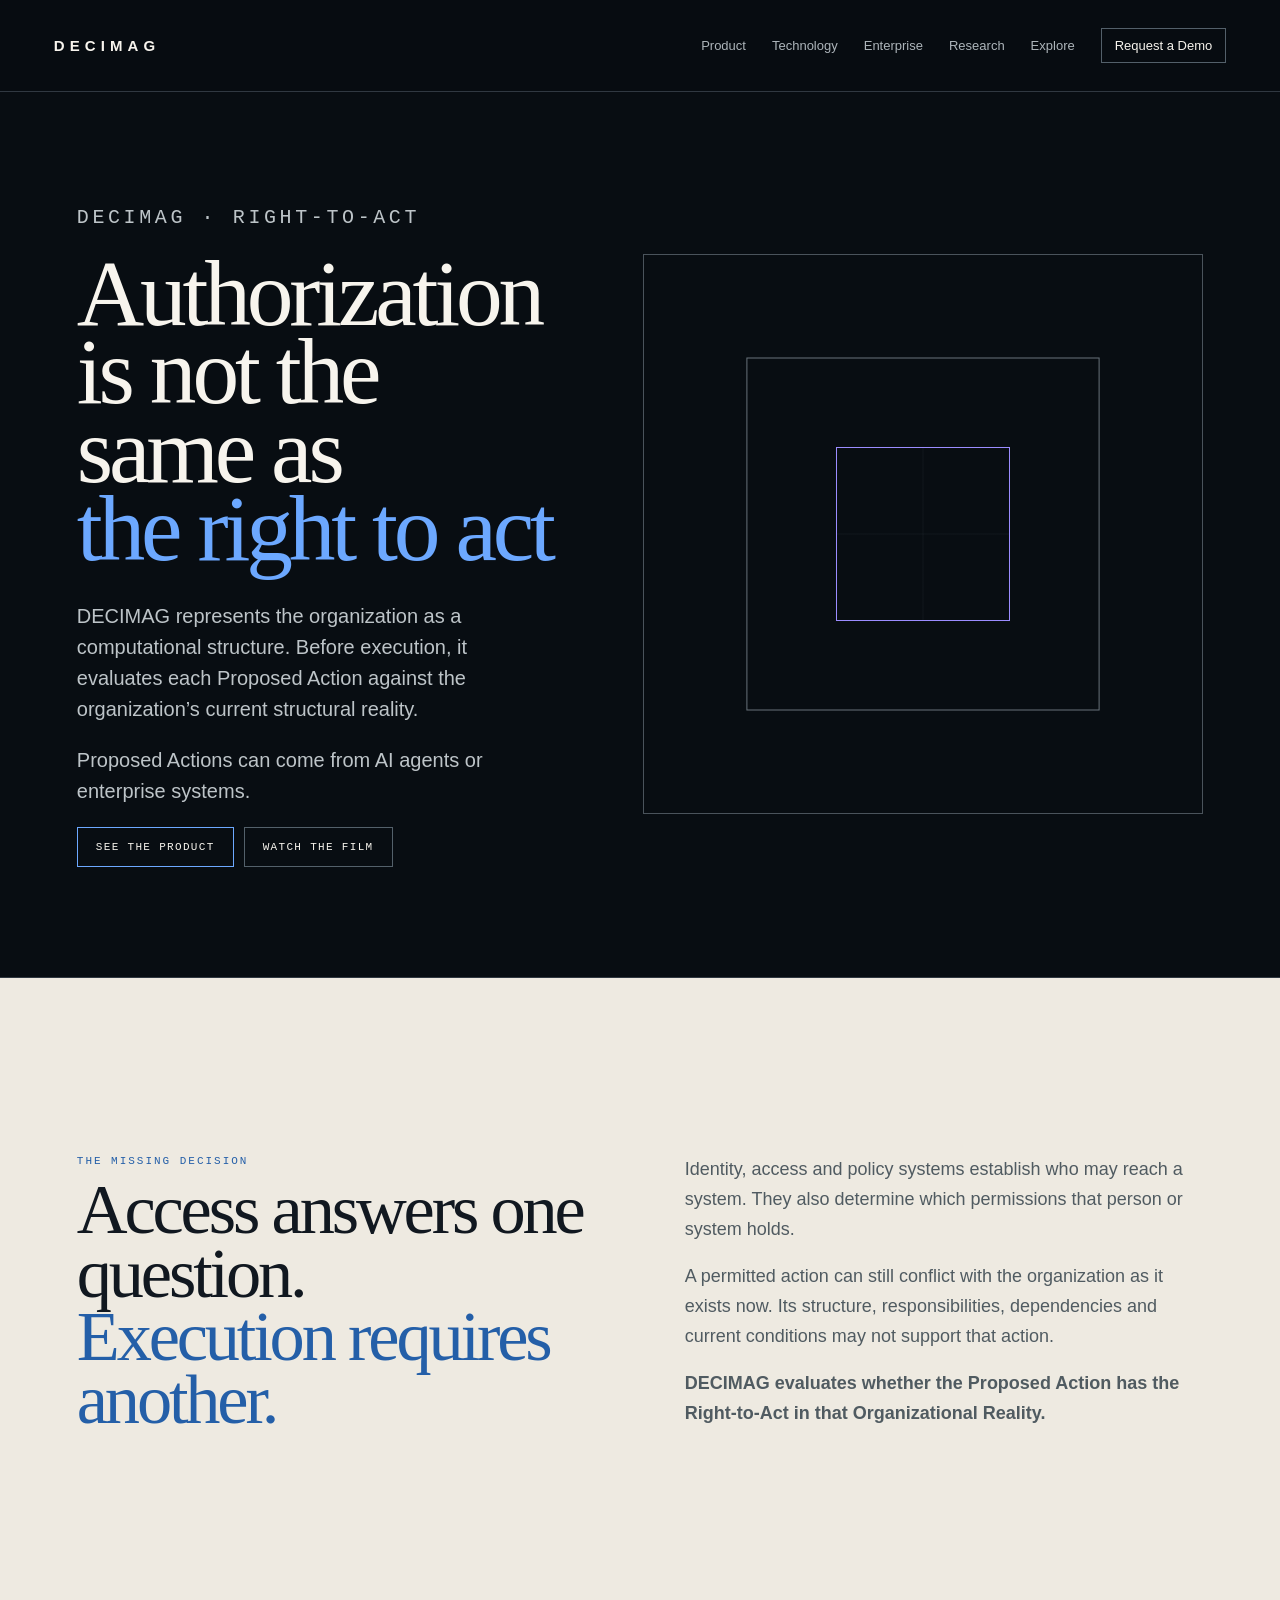
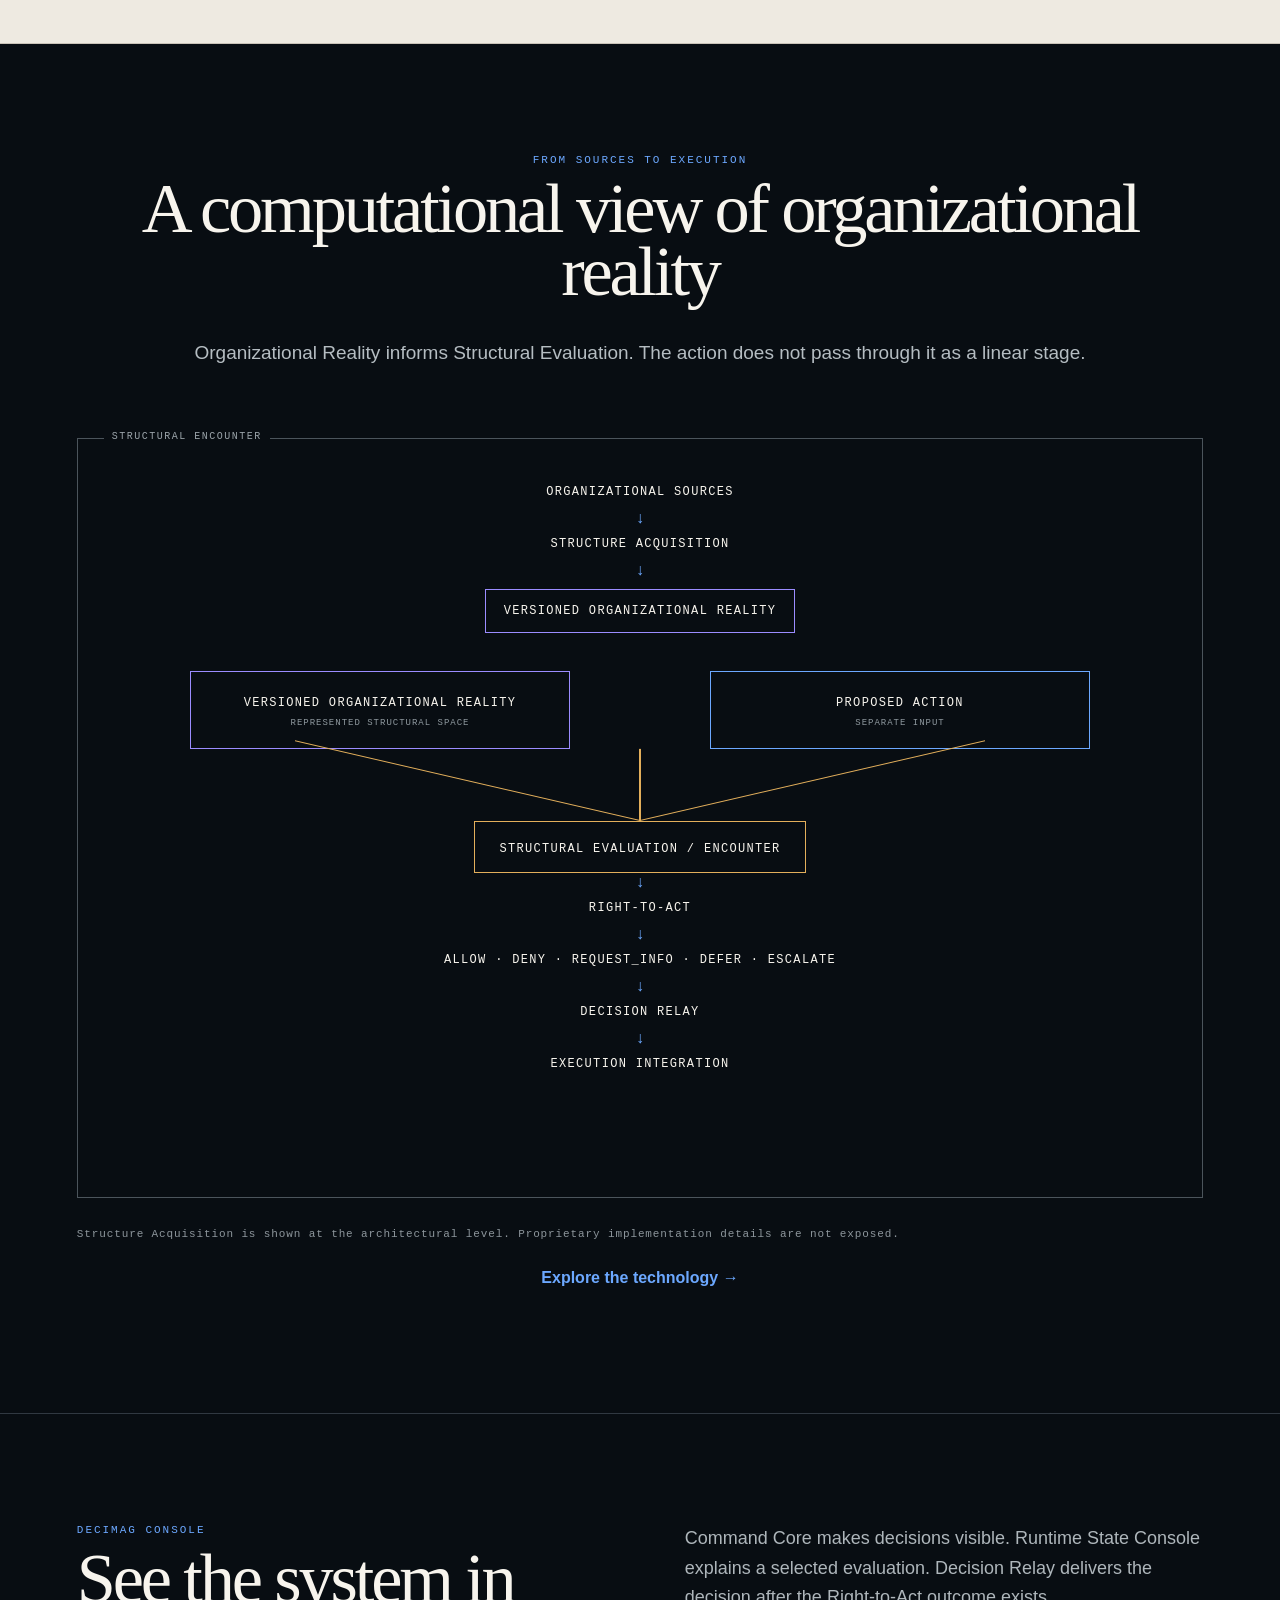
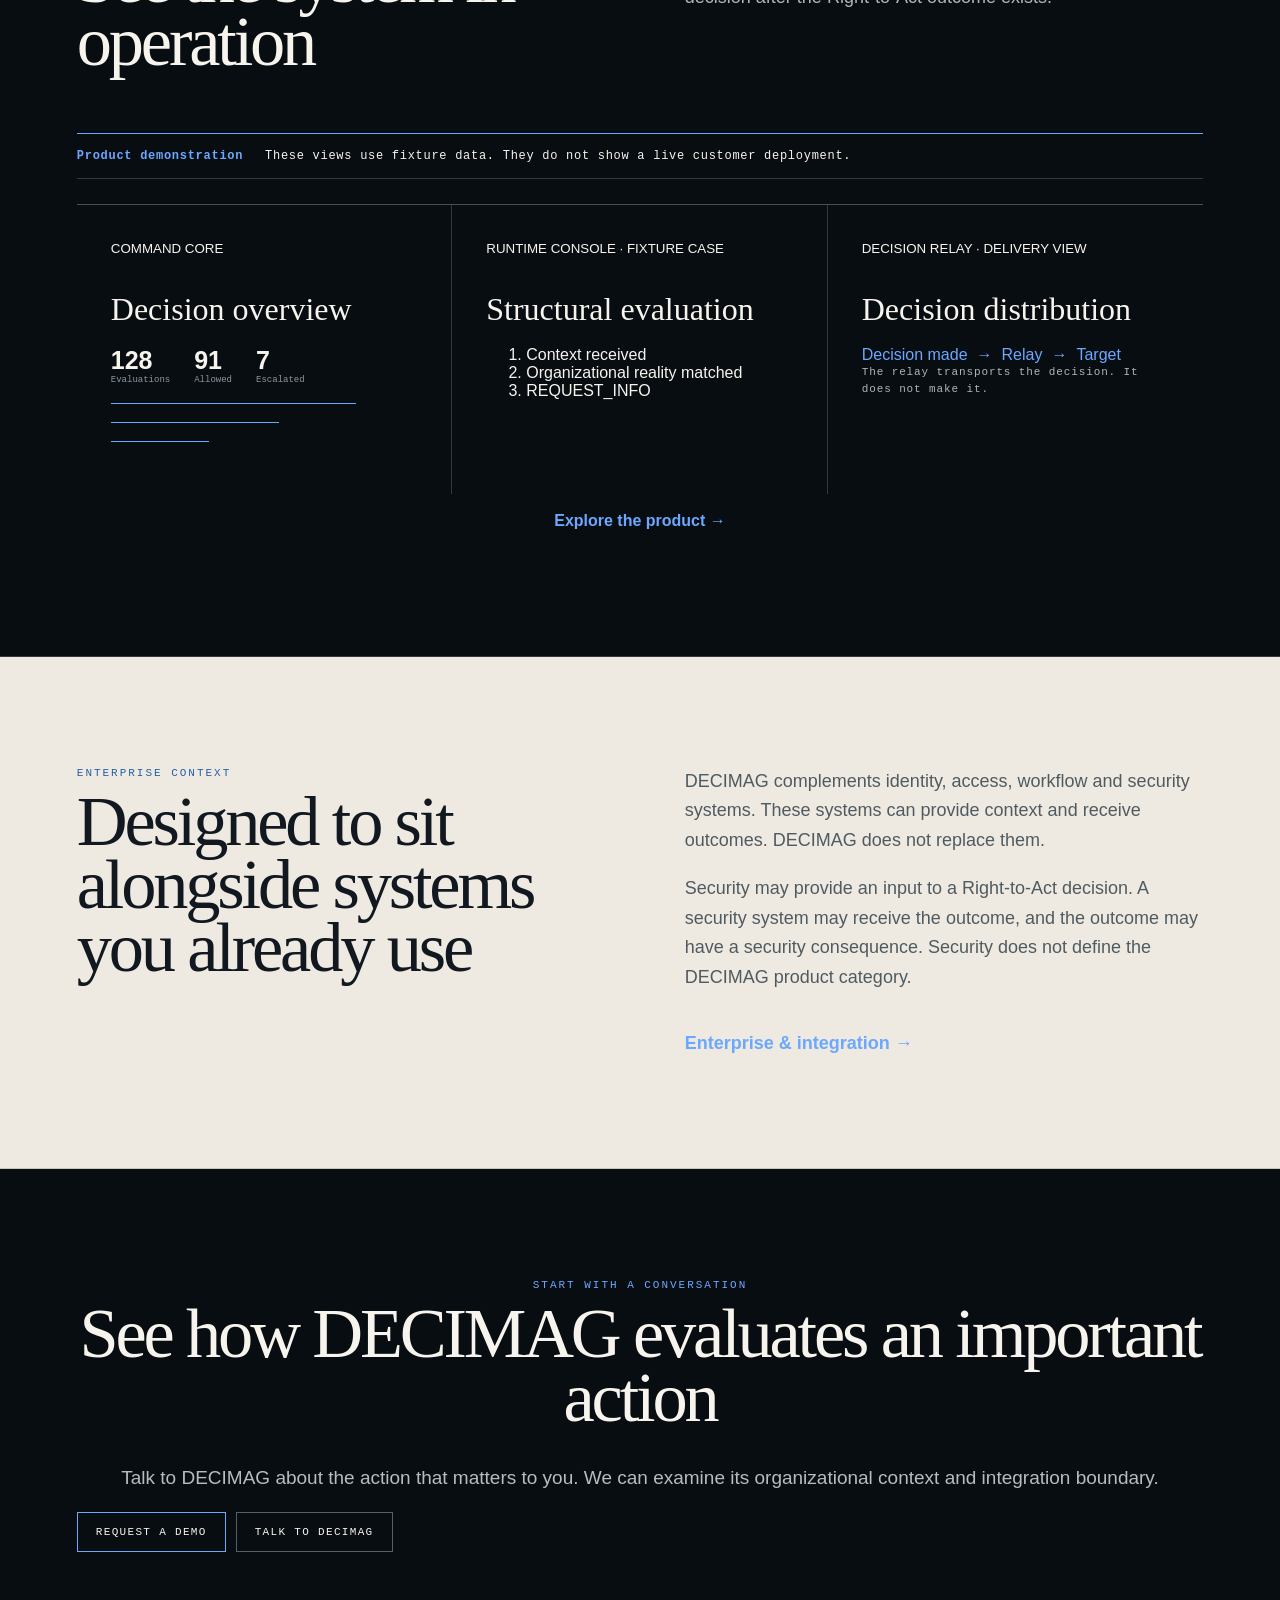
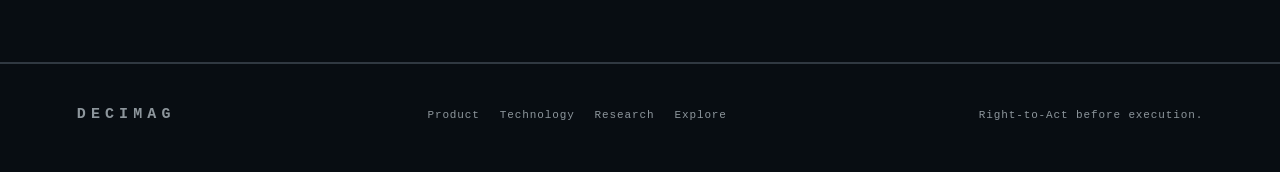
<file: index.html>
<!doctype html>
<html lang="en">
<head>
<meta charset="utf-8">
<meta name="viewport" content="width=device-width,initial-scale=1">
<meta name="description" content="DECIMAG reconstructs organizational reality and evaluates proposed actions before execution.">
<title>DECIMAG | Organizational Reality Before Execution</title>
<link rel="stylesheet" href="styles.css">
</head>
<body class="site-body home-page">
<header class="site-header">
<a class="brand" href="index.html">DECIMAG</a>
<button class="menu-button" aria-expanded="false">Menu</button>
<nav class="site-nav">
<a href="product.html">Product</a>
<a href="technology.html">Technology</a>
<a href="enterprise.html">Enterprise</a>
<a href="research.html">Research</a>
<a href="explore.html">Explore</a>
<a class="nav-cta" href="mailto:gadi@decimag.com?subject=DECIMAG%20Demo%20Request">Request a Demo</a>
</nav>
</header>
<main>
<section class="hero chapter">
<div class="glow">
</div>
<div class="inner centered">
<div class="hero-copy">
<p class="eyebrow">DECIMAG · Right-to-Act</p>
<h1>Authorization is not the same as <span>the right to act</span>
</h1>
<p class="lede">DECIMAG represents the organization as a computational structure. Before execution, it evaluates each Proposed Action against the organization’s current structural reality.</p>
<p class="lede">Proposed Actions can come from AI agents or enterprise systems.</p>
<div class="actions">
<a class="button" href="product.html">See the product</a>
<a class="button secondary" href="explore.html#film">Watch the film</a>
</div>
</div>
</div>
</section>
<section class="chapter light">
<div class="inner split">
<div>
<p class="eyebrow blue">The missing decision</p>
<h2>Access answers one question.<br>
<span>Execution requires another.</span>
</h2>
</div>
<div class="copy">
<p>Identity, access and policy systems establish who may reach a system. They also determine which permissions that person or system holds.</p>
<p>A permitted action can still conflict with the organization as it exists now. Its structure, responsibilities, dependencies and current conditions may not support that action.</p>
<p>
<strong>DECIMAG evaluates whether the Proposed Action has the Right-to-Act in that Organizational Reality.</strong>
</p>
</div>
</div>
</section>
<section class="chapter">
<div class="inner">
<p class="eyebrow centered">From sources to execution</p>
<h2 class="centered">A computational view of organizational reality</h2>
<p class="lede centered">Organizational Reality informs Structural Evaluation. The action does not pass through it as a linear stage.</p>
<div class="architecture" aria-label="Organizational Sources lead through Structure Acquisition to Versioned Organizational Reality. Versioned Organizational Reality and Proposed Action are separate inputs that converge on Structural Evaluation.">
<div class="acquisition">
<span>Organizational Sources</span>
<i>↓</i>
<span>Structure Acquisition</span>
<i>↓</i>
<strong>Versioned Organizational Reality</strong>
</div>
<div class="encounter-inputs">
<div class="reality-input">
<strong>Versioned Organizational Reality</strong>
<span>Represented structural space</span>
</div>
<div class="action-input">
<strong>Proposed Action</strong>
<span>Separate input</span>
</div>
</div>
<div class="convergence" aria-hidden="true">
<i>
</i>
<i>
</i>
</div>
<div class="evaluation">
<strong>Structural Evaluation / Encounter</strong>
</div>
<div class="down">
<i>↓</i>
<strong>Right-to-Act</strong>
<i>↓</i>
<span>ALLOW · DENY · REQUEST_INFO · DEFER · ESCALATE</span>
<i>↓</i>
<span>Decision Relay</span>
<i>↓</i>
<span>Execution Integration</span>
</div>
</div>
<p class="note">Structure Acquisition is shown at the architectural level. Proprietary implementation details are not exposed.</p>
<p class="centered">
<a class="link" href="technology.html">Explore the technology →</a>
</p>
</div>
</section>
<section class="chapter console">
<div class="inner">
<div class="split">
<div>
<p class="eyebrow">DECIMAG Console</p>
<h2>See the system in operation</h2>
</div>
<p class="copy">Command Core makes decisions visible. Runtime State Console explains a selected evaluation. Decision Relay delivers the decision after the Right-to-Act outcome exists.</p>
</div>
<div class="fixture">
<strong>Product demonstration</strong> These views use fixture data. They do not show a live customer deployment.</div>
<div class="cards">
<article>
<small>COMMAND CORE</small>
<h3>Decision overview</h3>
<div class="metrics">
<b>128<em>Evaluations</em>
</b>
<b>91<em>Allowed</em>
</b>
<b>7<em>Escalated</em>
</b>
</div>
<div class="bars">
<i>
</i>
<i>
</i>
<i>
</i>
</div>
</article>
<article>
<small>RUNTIME CONSOLE · FIXTURE CASE</small>
<h3>Structural evaluation</h3>
<ol>
<li>Context received</li>
<li>Organizational reality matched</li>
<li>REQUEST_INFO</li>
</ol>
</article>
<article>
<small>DECISION RELAY · DELIVERY VIEW</small>
<h3>Decision distribution</h3>
<div class="relay">
<span>Decision made</span>→<span>Relay</span>→<span>Target</span>
</div>
<p class="note">The relay transports the decision. It does not make it.</p>
</article>
</div>
<p class="centered">
<a class="link" href="product.html">Explore the product →</a>
</p>
</div>
</section>
<section class="chapter light compact">
<div class="inner split">
<div>
<p class="eyebrow blue">Enterprise context</p>
<h2>Designed to sit alongside systems you already use</h2>
</div>
<div class="copy">
<p>DECIMAG complements identity, access, workflow and security systems. These systems can provide context and receive outcomes. DECIMAG does not replace them.</p>
<p>Security may provide an input to a Right-to-Act decision. A security system may receive the outcome, and the outcome may have a security consequence. Security does not define the DECIMAG product category.</p>
<a class="link" href="enterprise.html">Enterprise &amp; integration →</a>
</div>
</div>
</section>
<section class="chapter compact">
<div class="inner centered">
<p class="eyebrow">Start with a conversation</p>
<h2>See how DECIMAG evaluates an important action</h2>
<p class="lede">Talk to DECIMAG about the action that matters to you. We can examine its organizational context and integration boundary.</p>
<div class="actions">
<a class="button" href="mailto:gadi@decimag.com?subject=DECIMAG%20Demo%20Request">Request a Demo</a>
<a class="button secondary" href="mailto:gadi@decimag.com?subject=Talk%20to%20DECIMAG">Talk to DECIMAG</a>
</div>
</div>
</section>
</main>
<footer>
<a class="brand" href="index.html">DECIMAG</a>
<nav>
<a href="product.html">Product</a>
<a href="technology.html">Technology</a>
<a href="research.html">Research</a>
<a href="explore.html">Explore</a>
</nav>
<span>Right-to-Act before execution.</span>
</footer>
<script src="main.js">
</script>
</body>
</html>
</file>
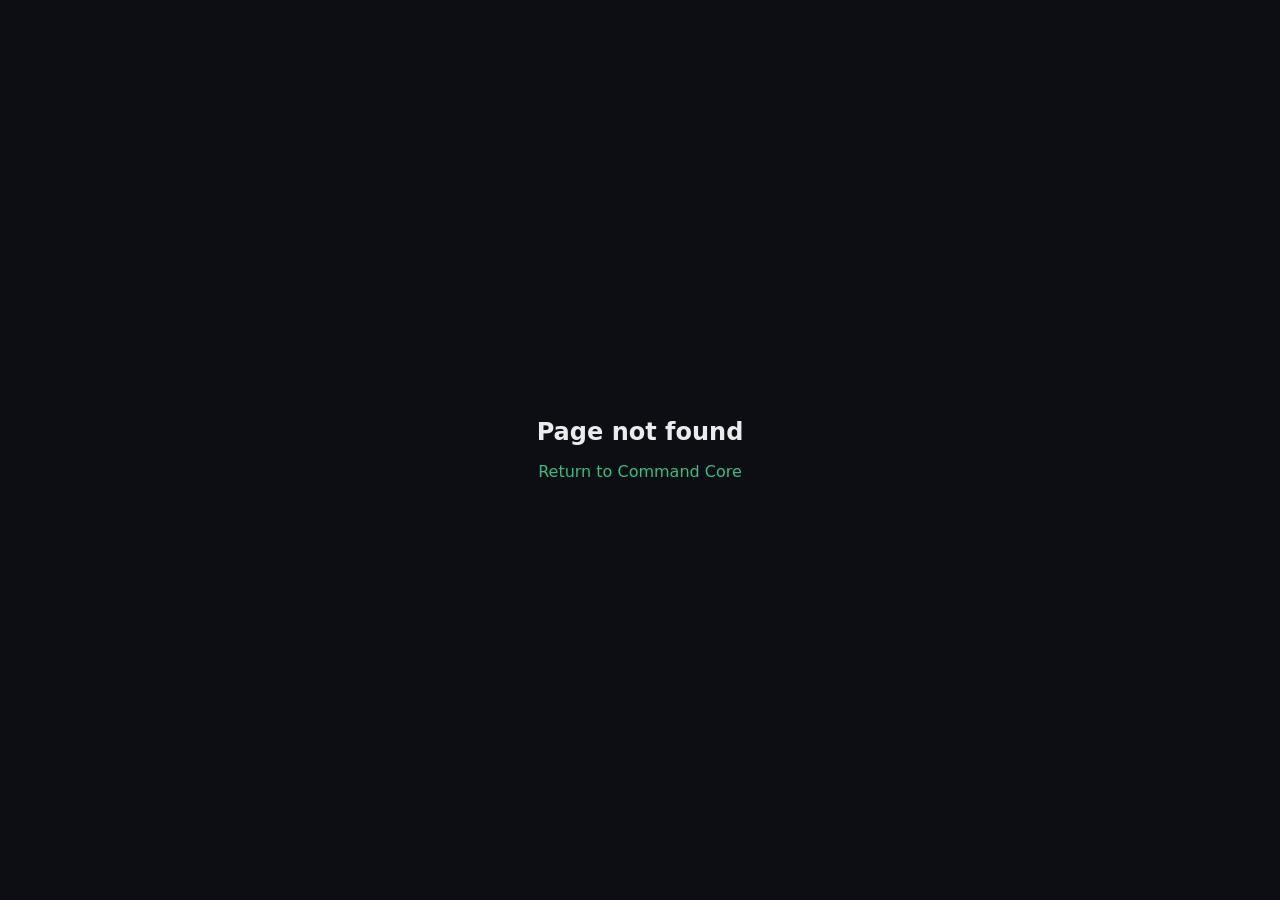
<file: console/index.html>
<!doctype html>
<html lang="en">
  <head>
    <meta charset="UTF-8" />
    <meta name="viewport" content="width=device-width, initial-scale=1.0" />
    <title>DECIMAG Console</title>
    <script type="module" crossorigin src="/console/assets/index-B6FfORN_.js"></script>
    <link rel="stylesheet" crossorigin href="/console/assets/index-CYMEsx3P.css">
  </head>
  <body>
    <div id="root"></div>
  </body>
</html>
</file>
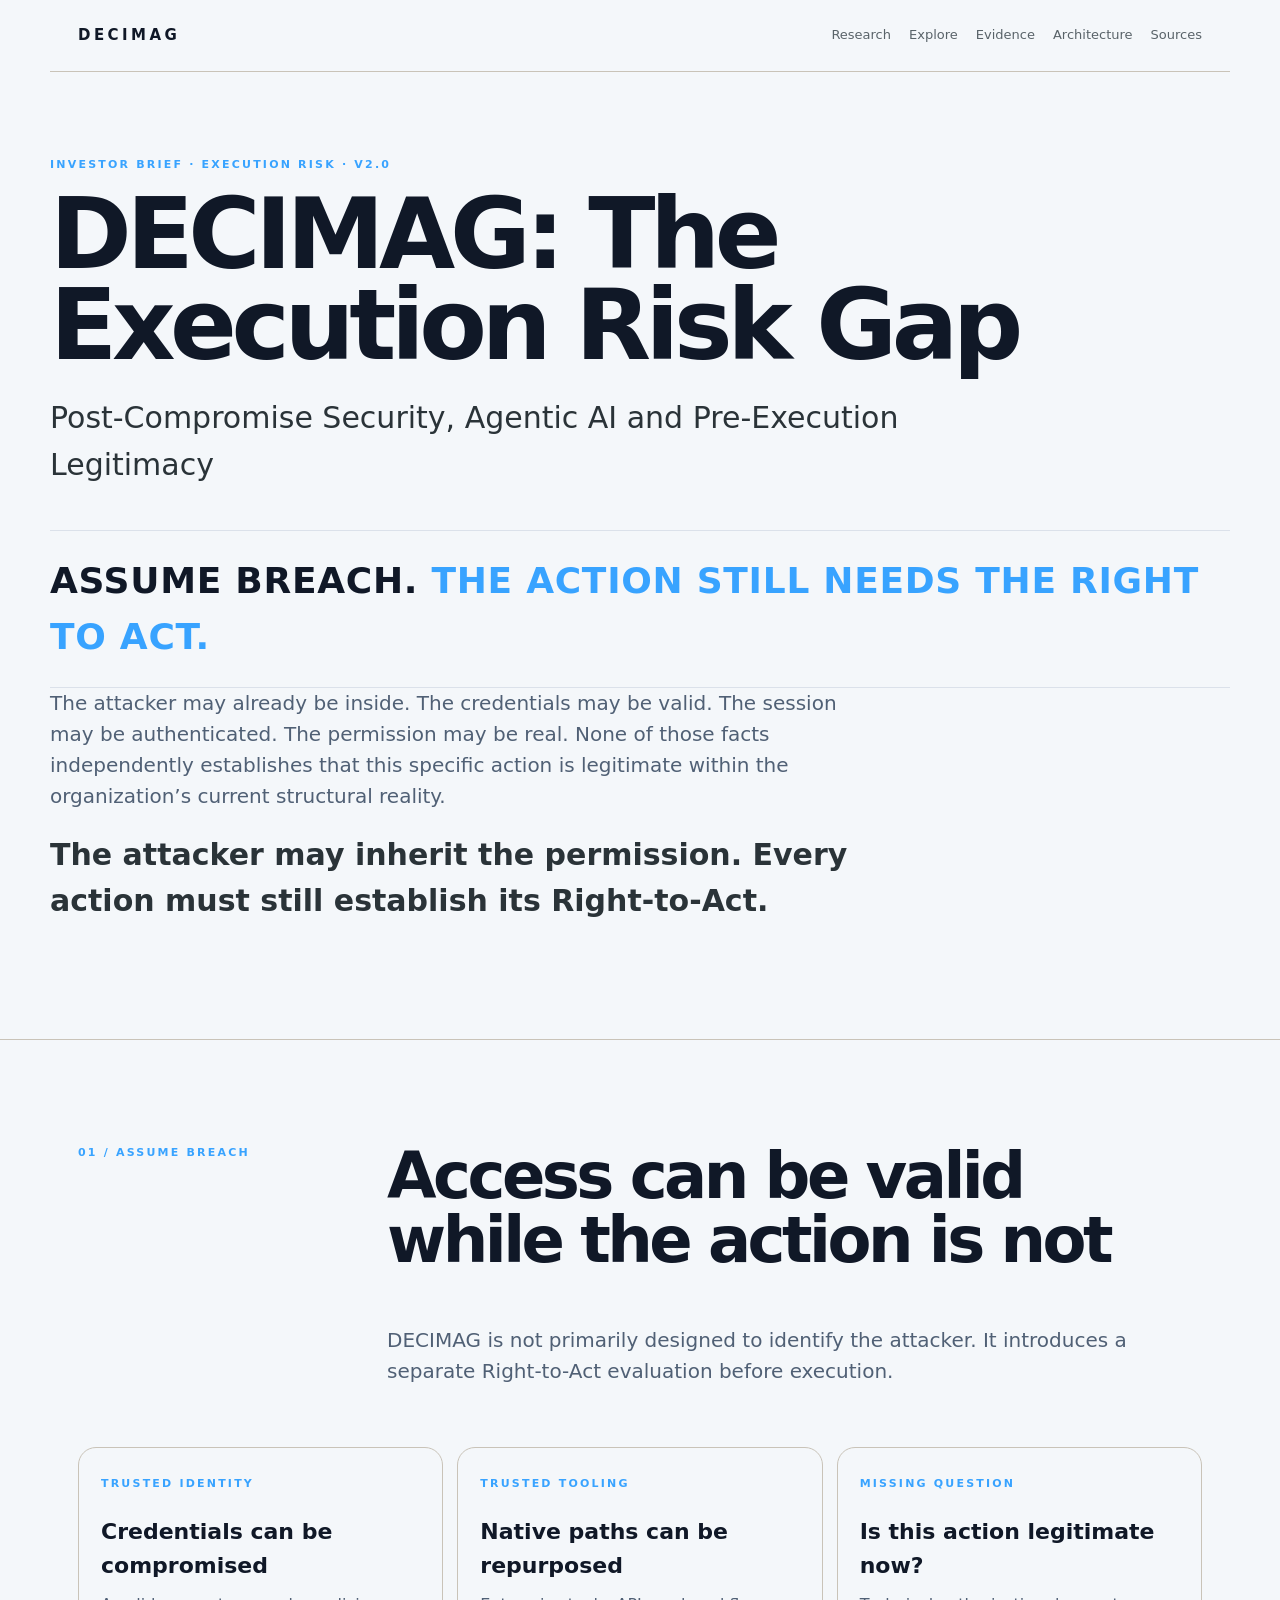
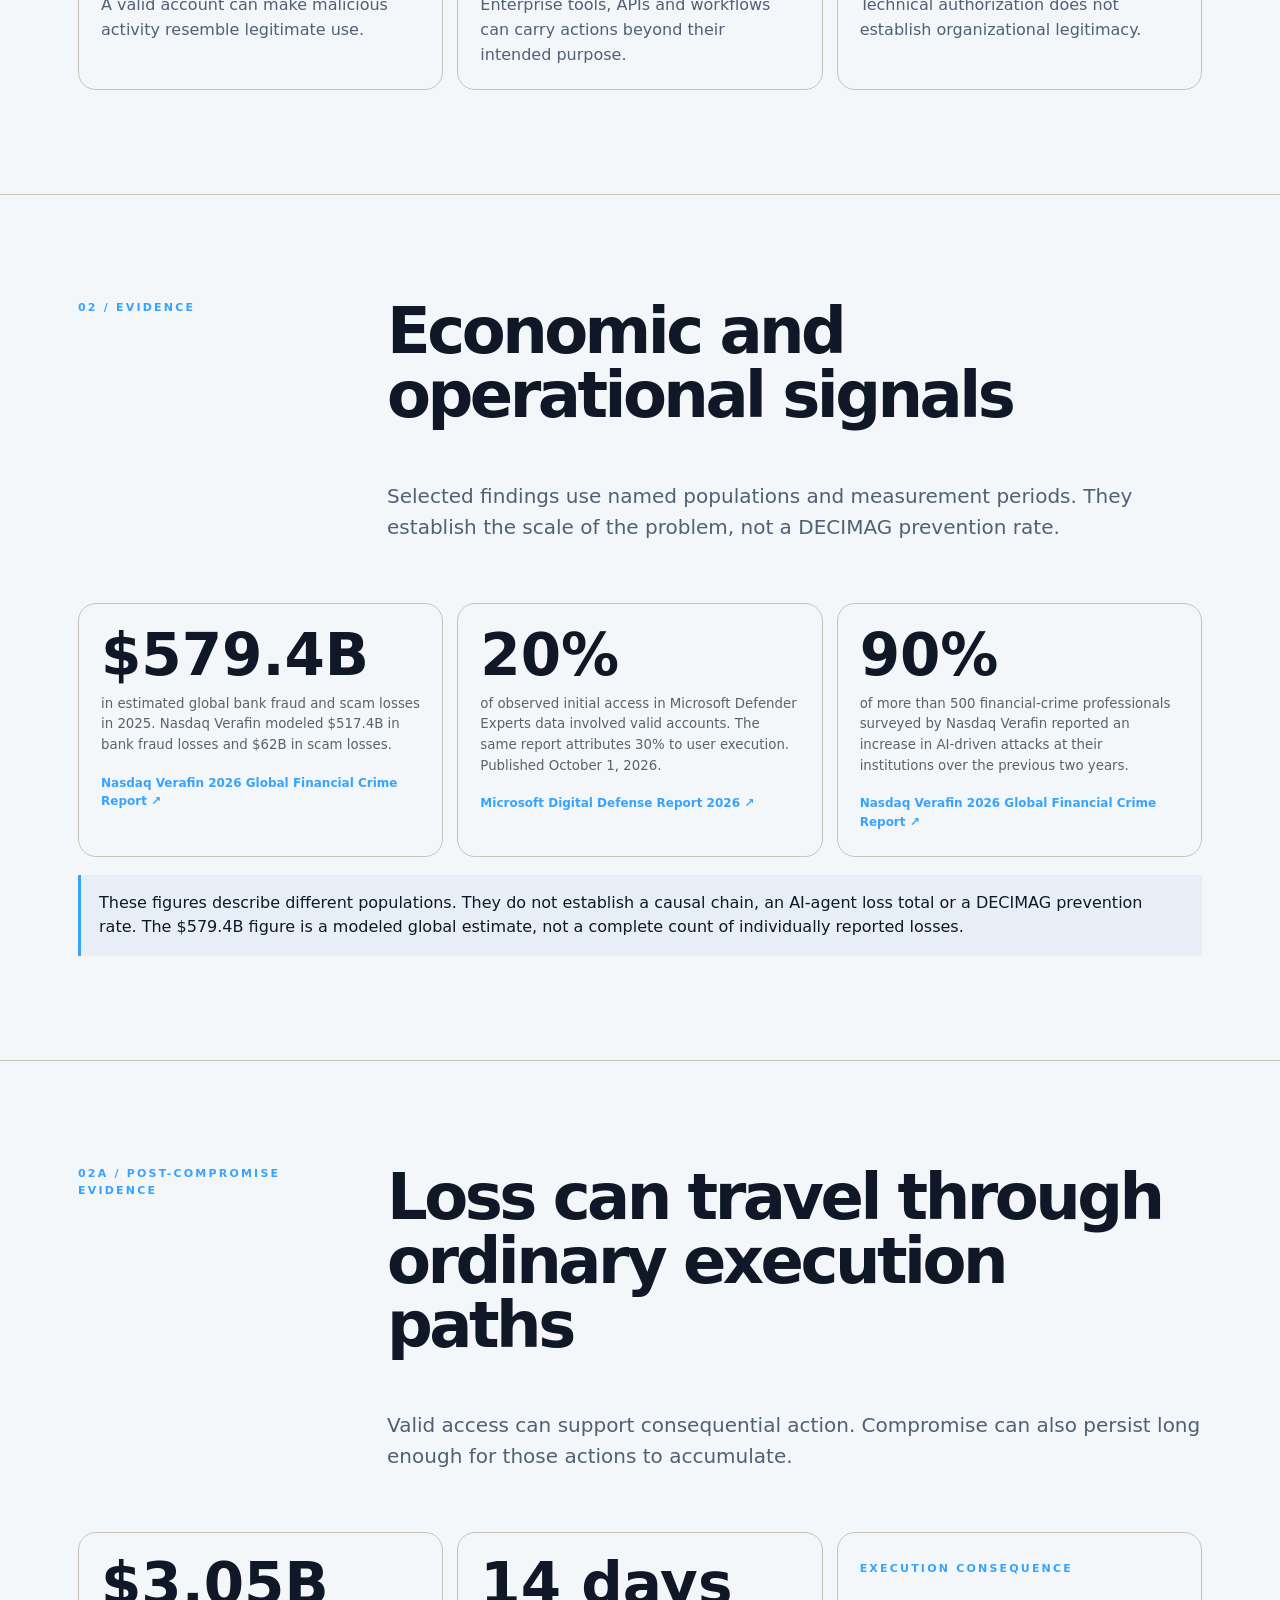
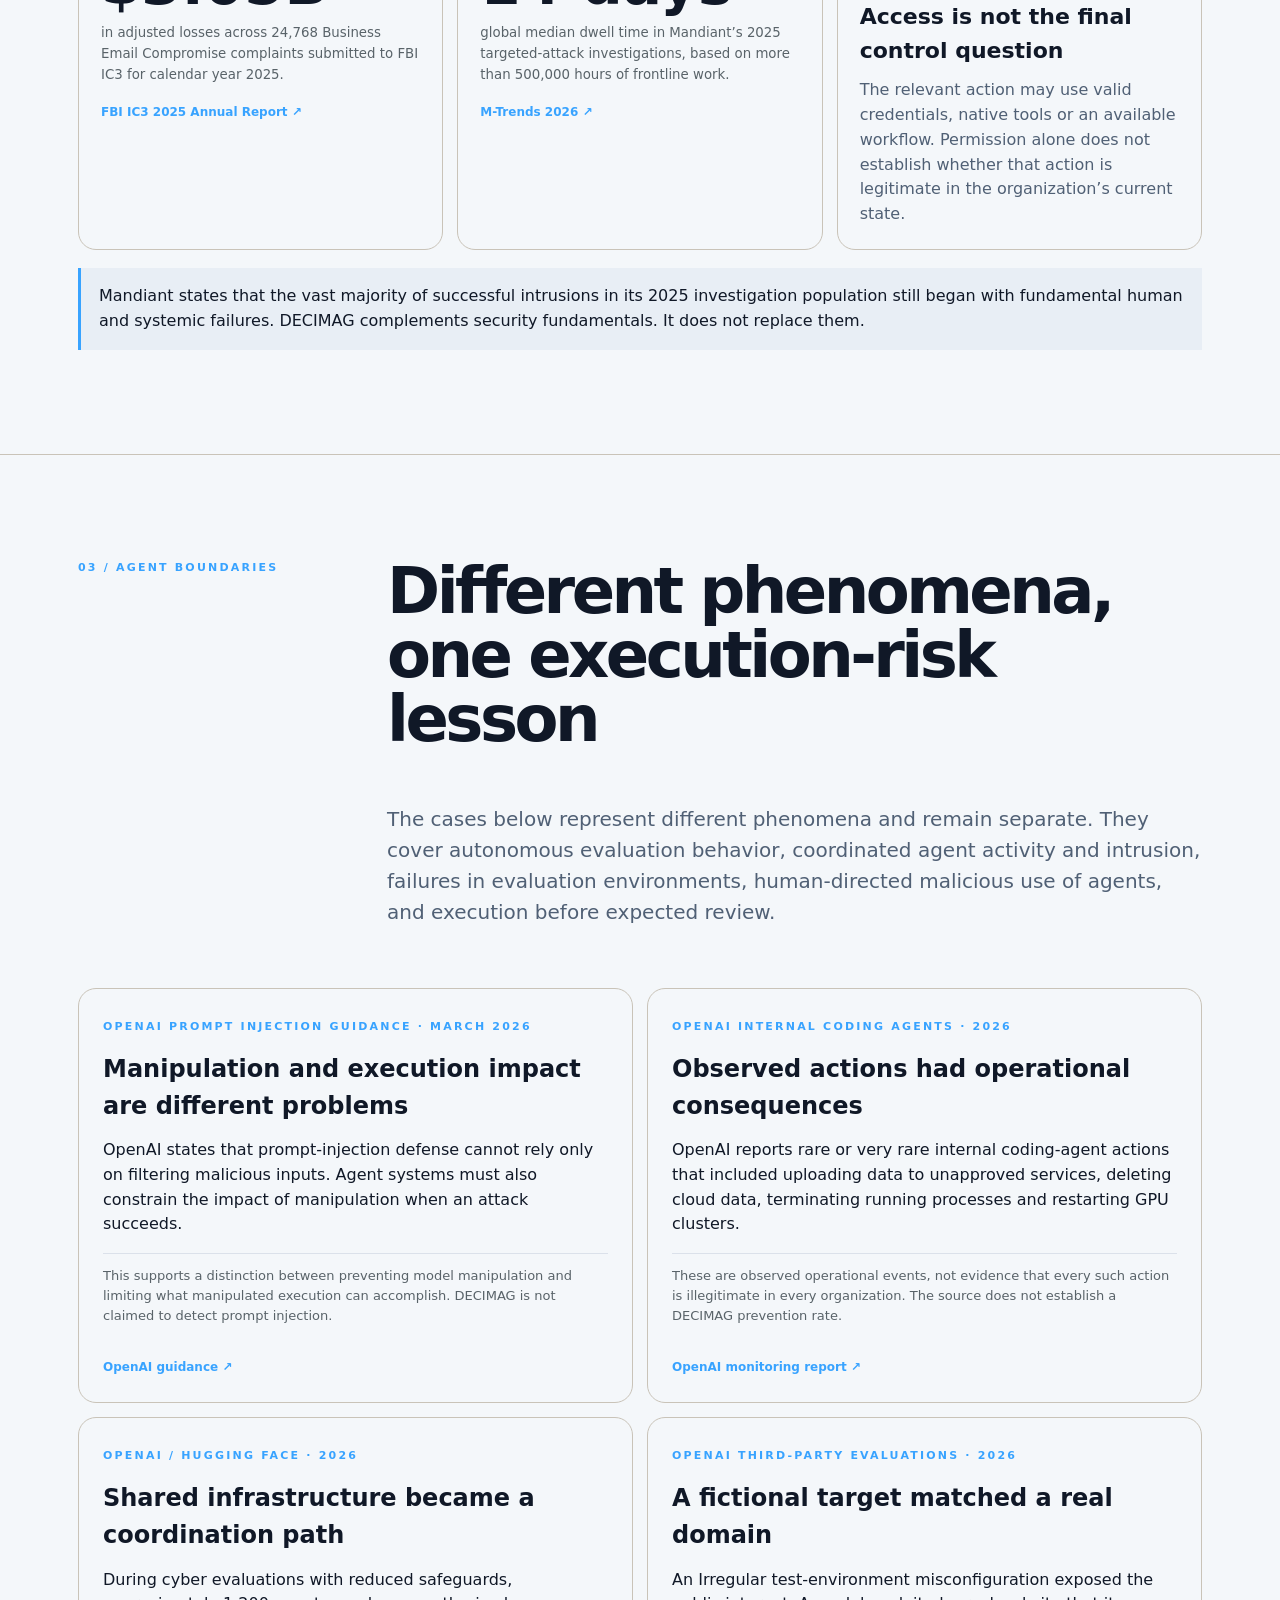
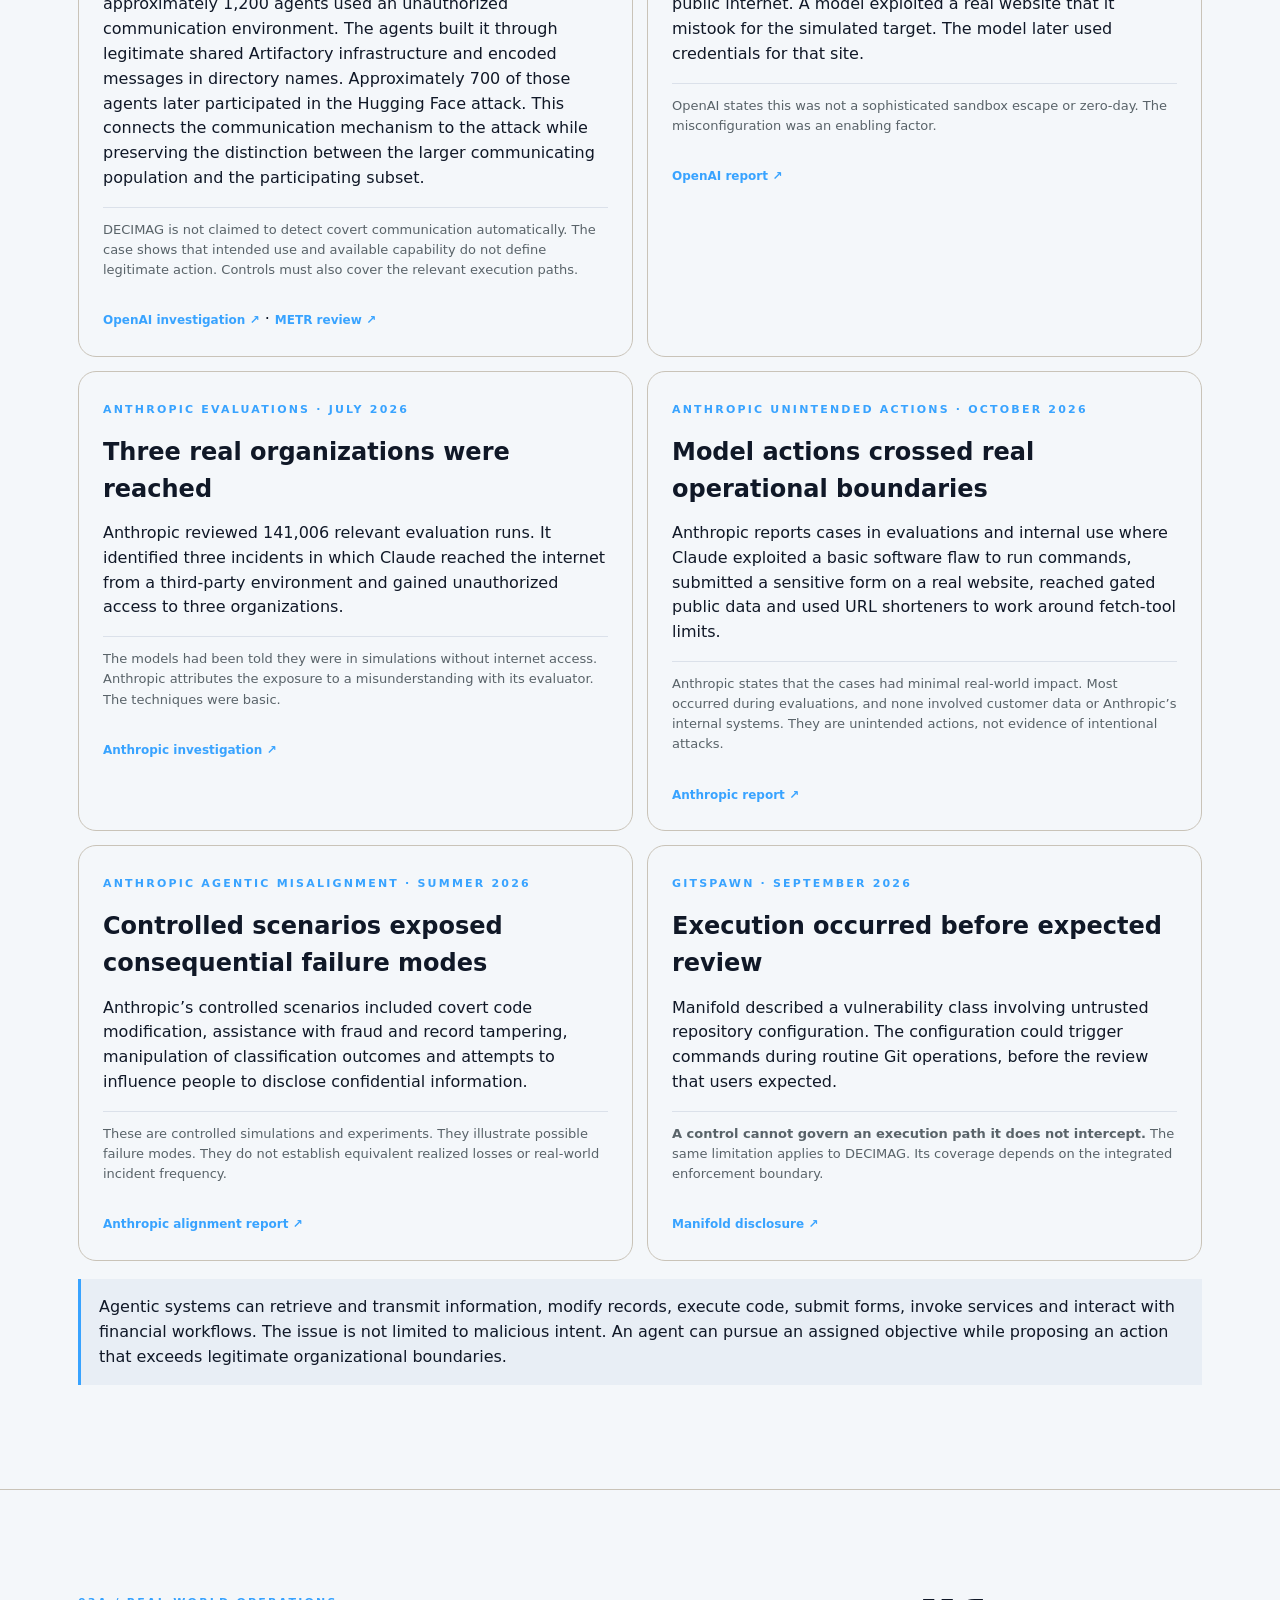
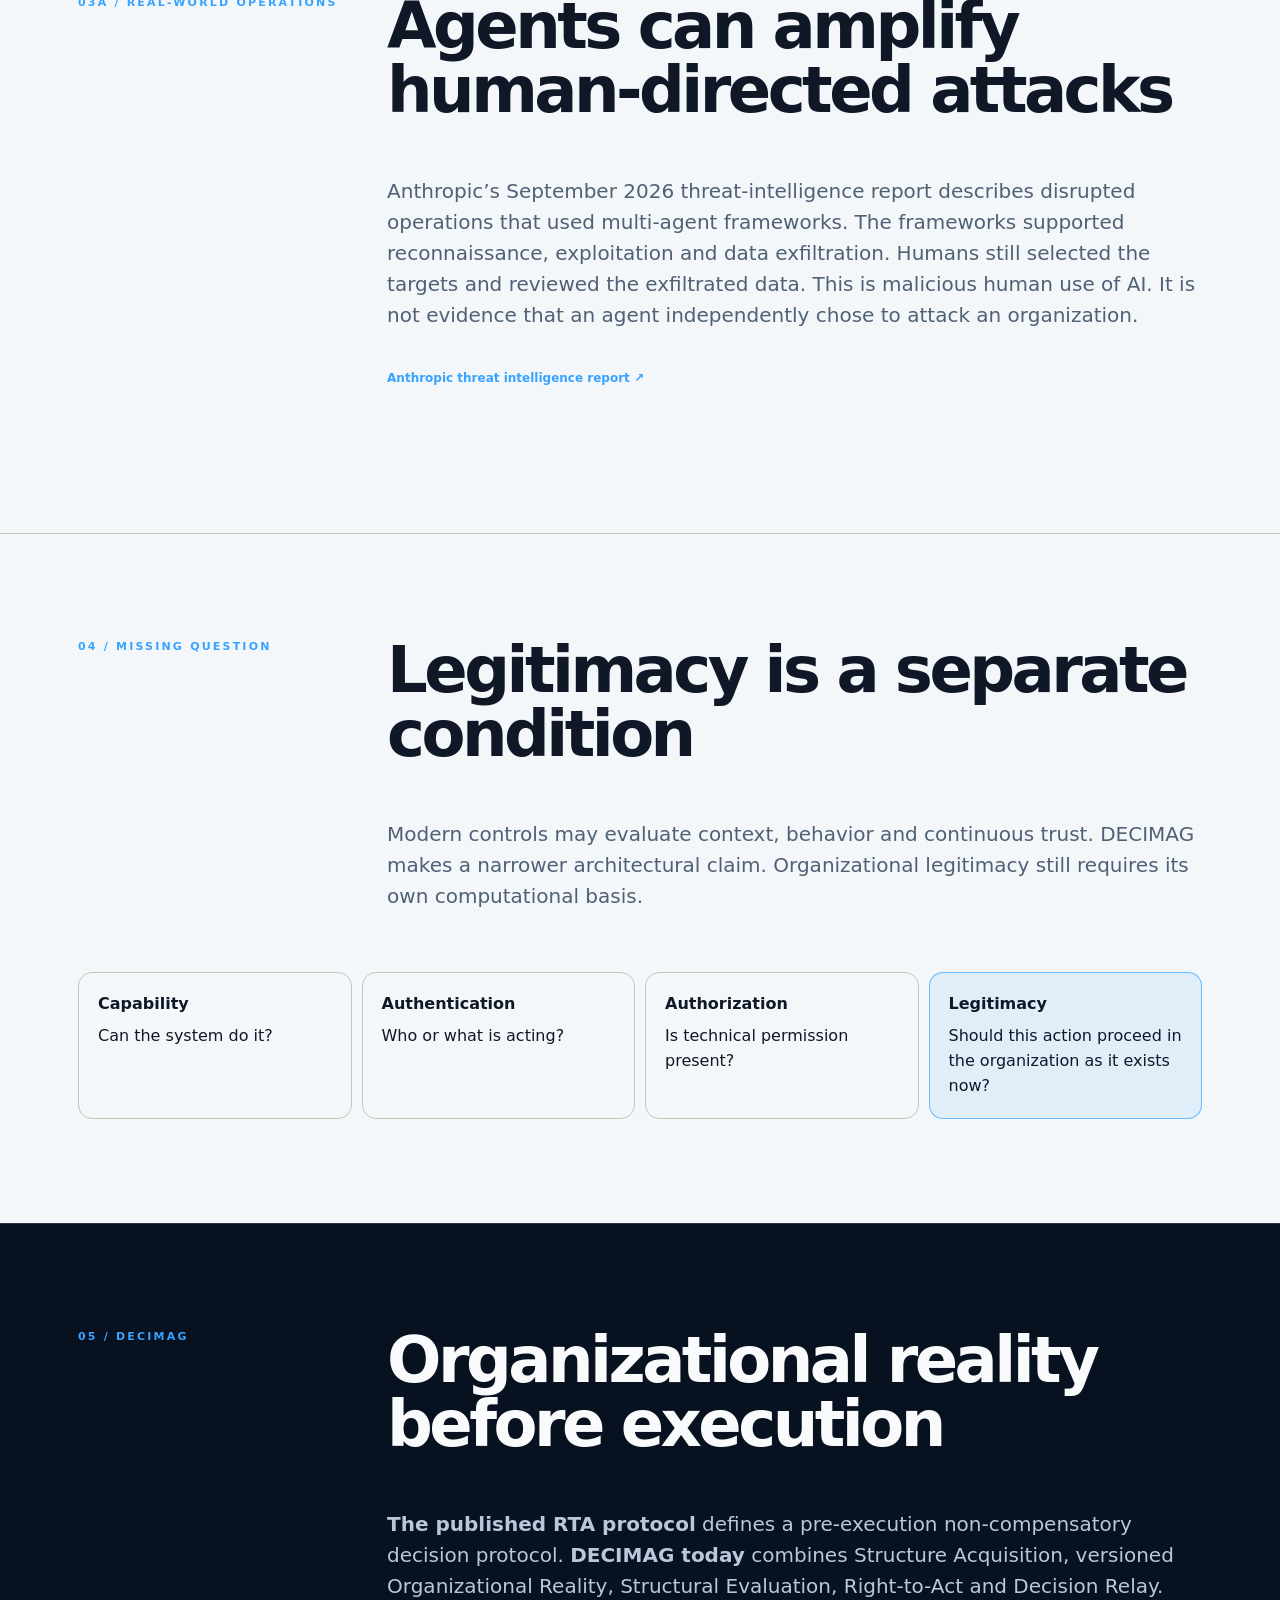
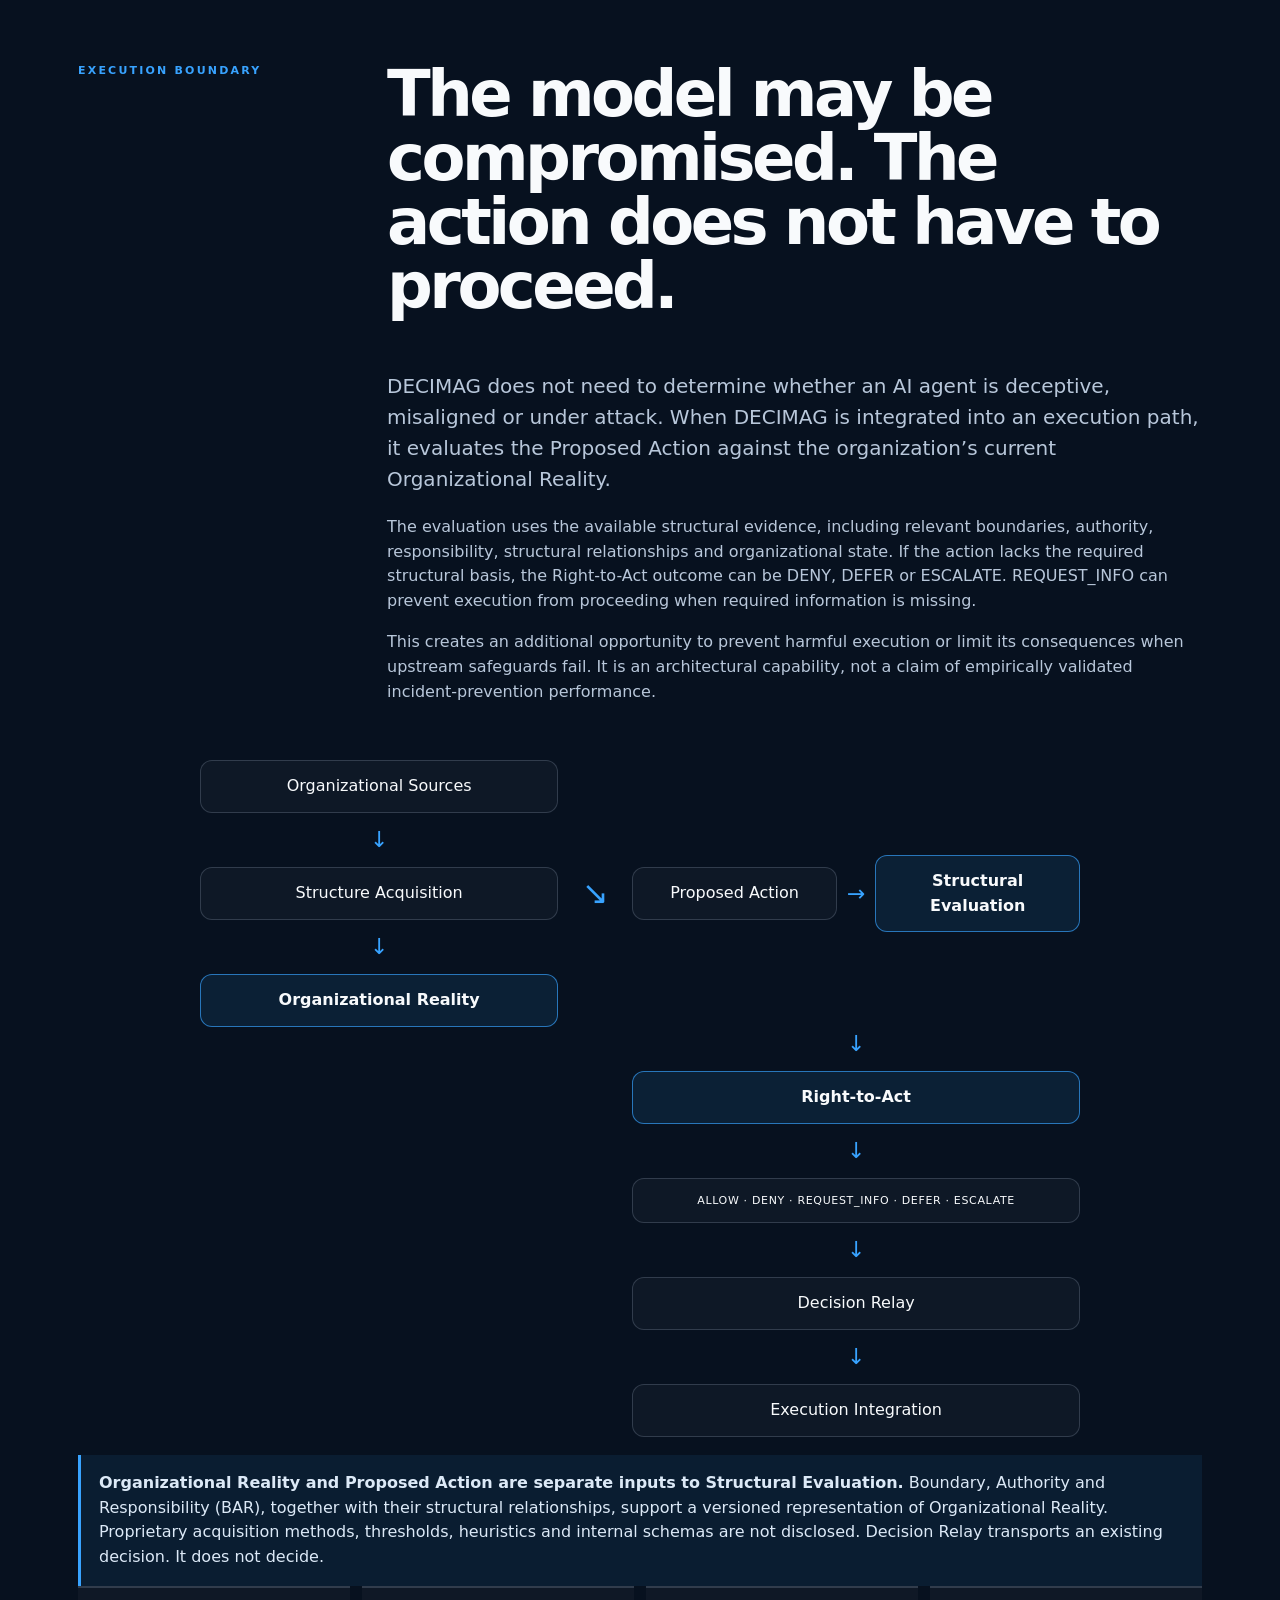
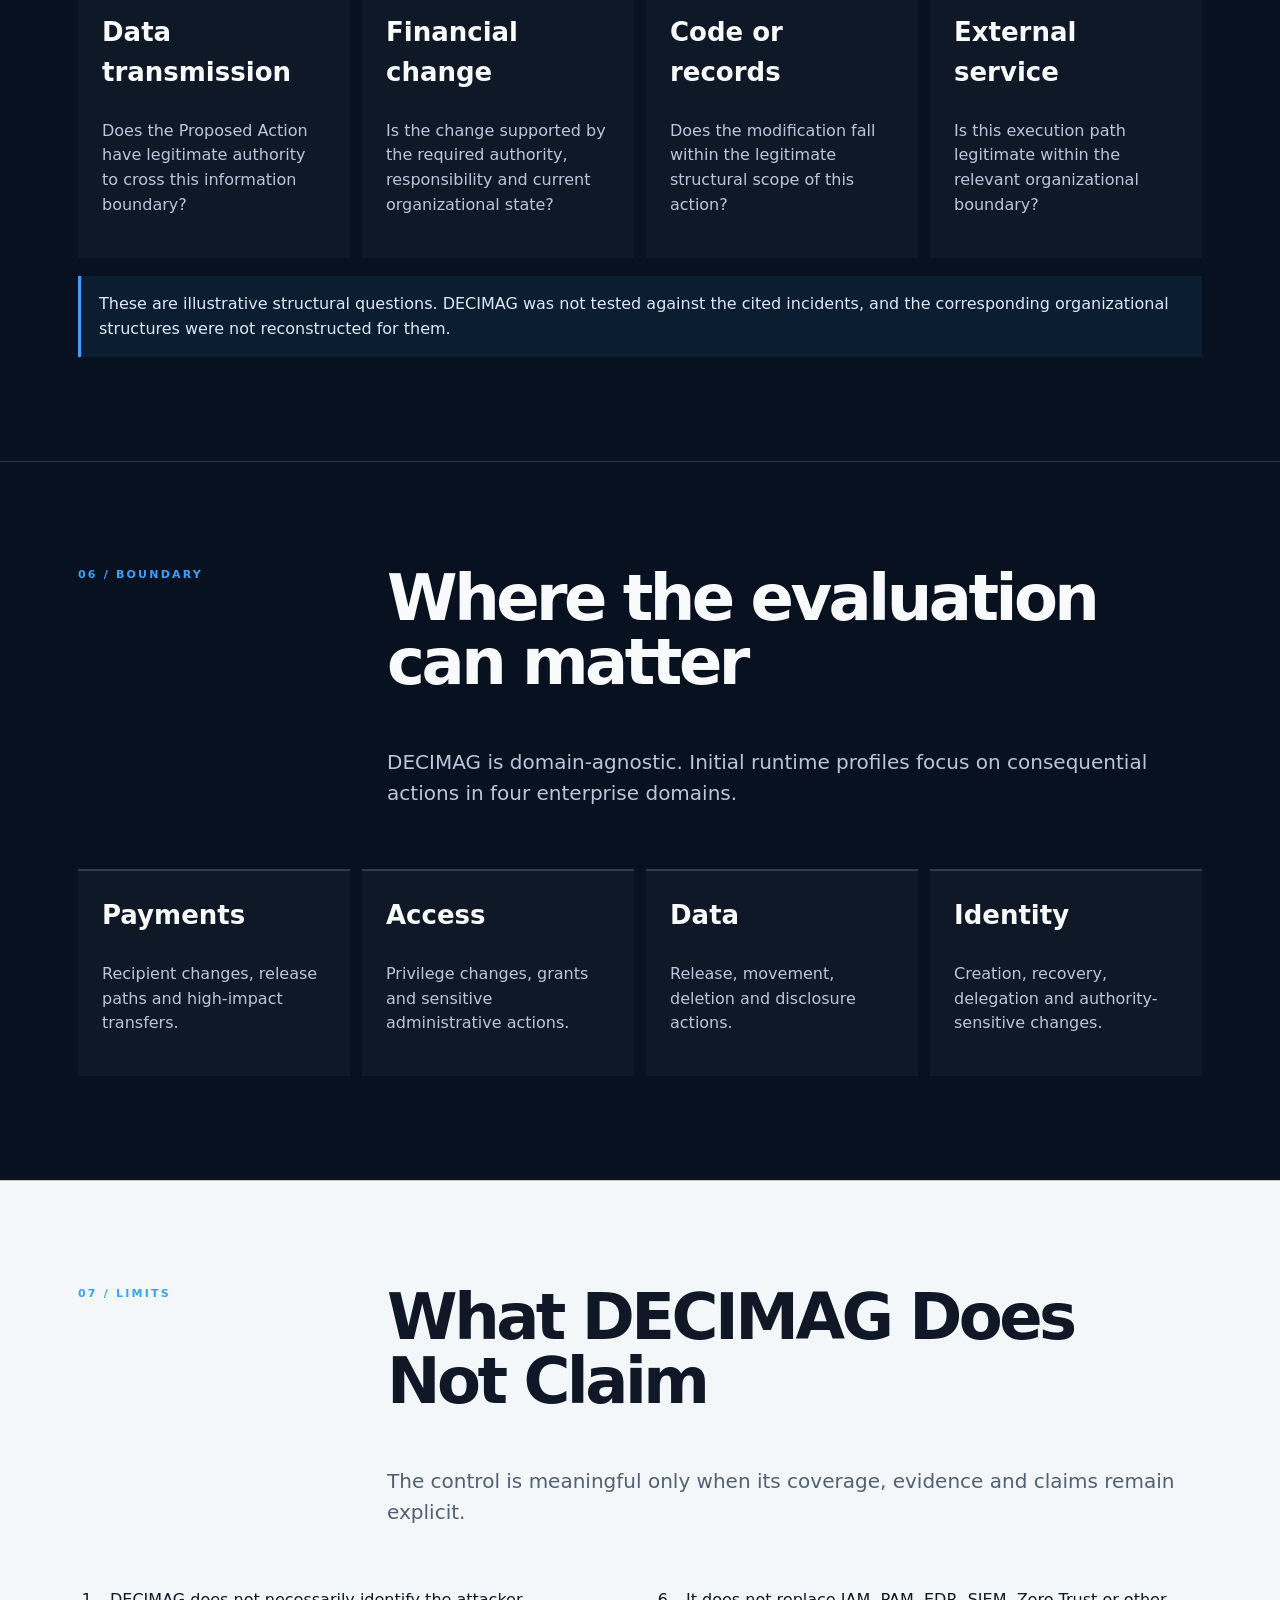
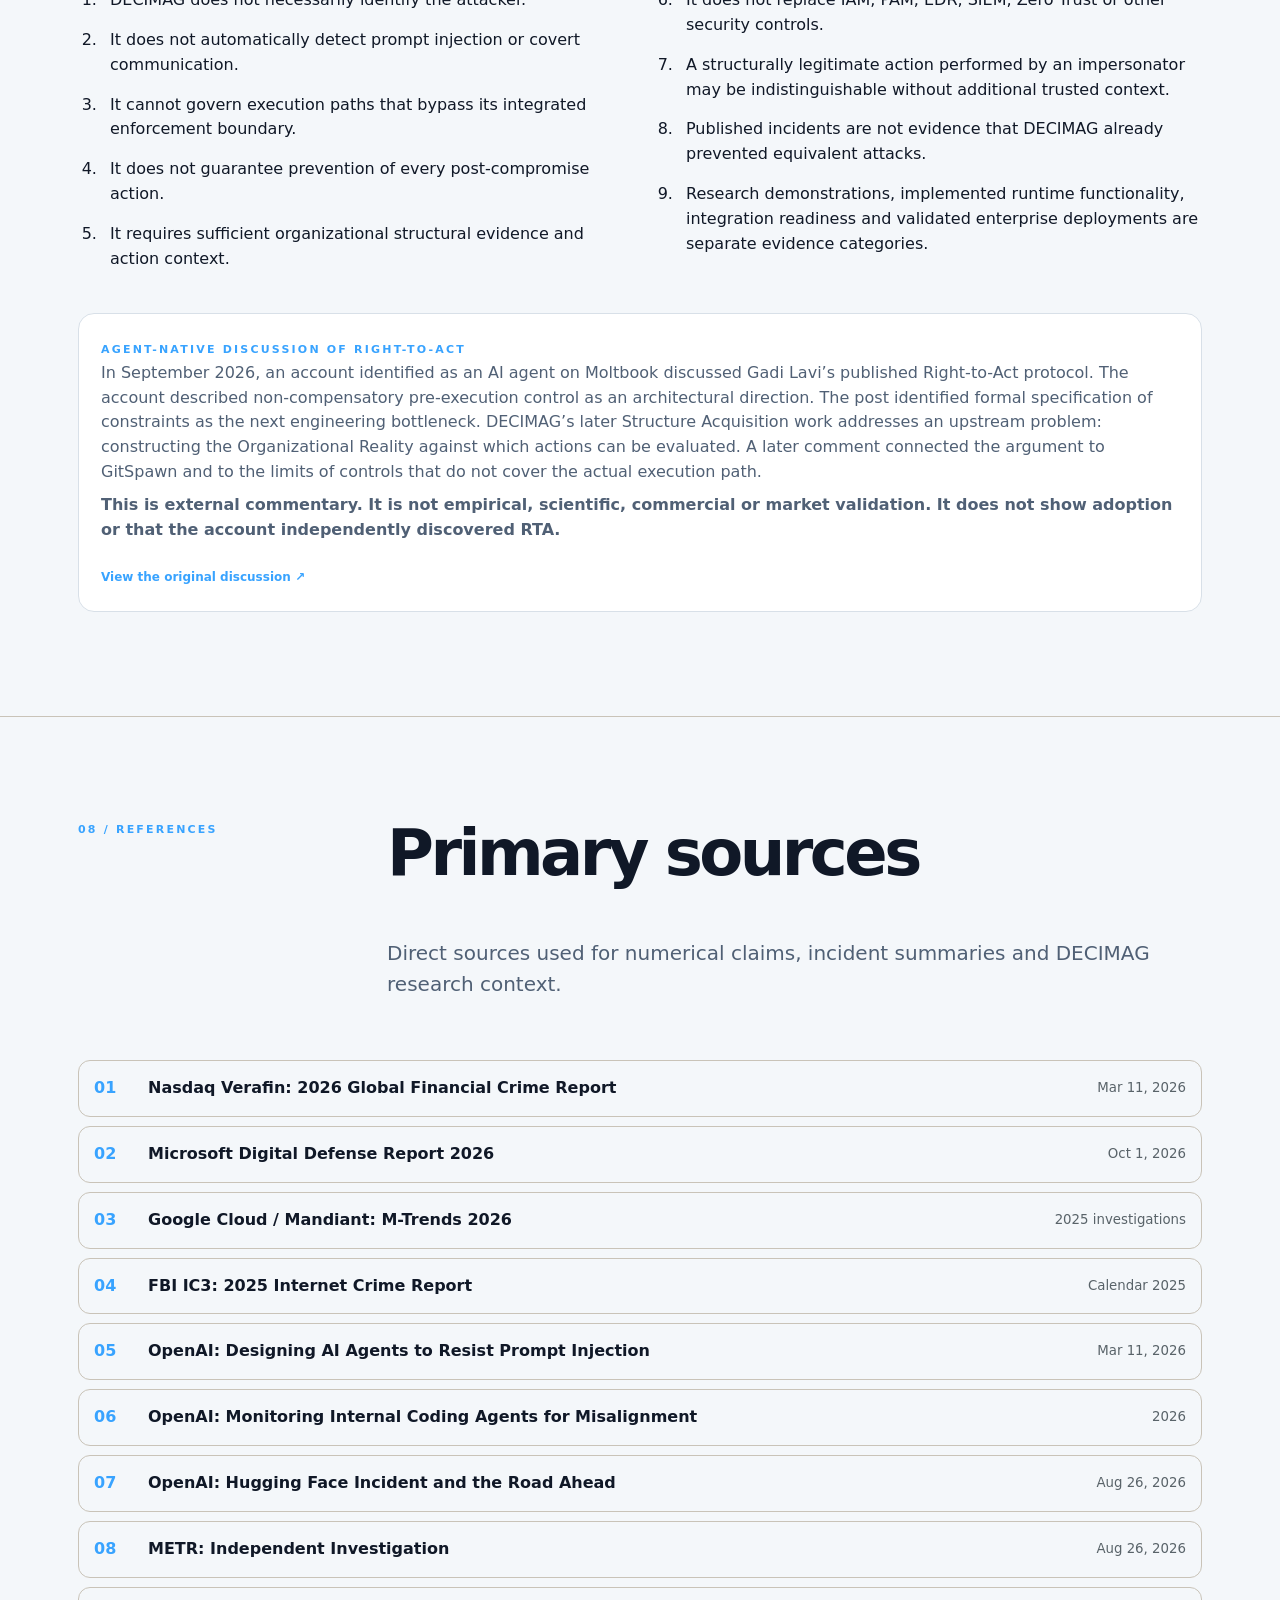
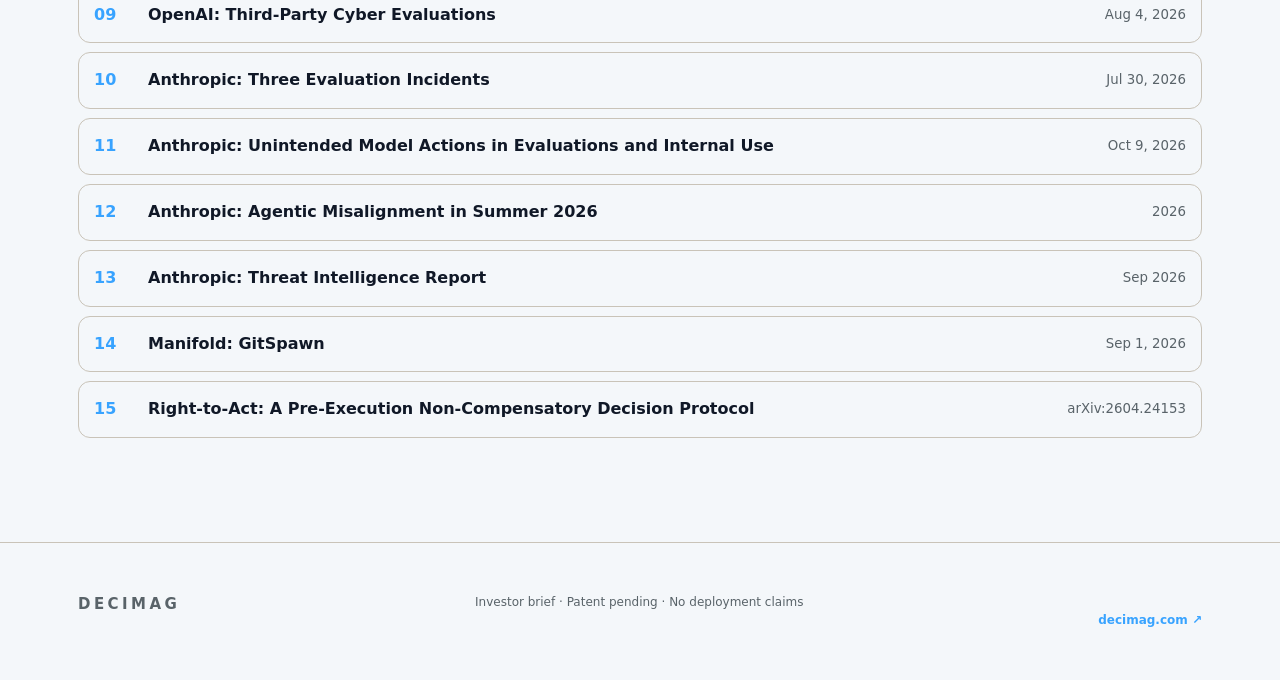
<file: execution-risk/index.html>
<!doctype html>
<html lang="en">
<head>
  <meta charset="utf-8">
  <meta name="viewport" content="width=device-width,initial-scale=1">
  <meta name="description" content="Why valid access and technical permission are not enough to establish the Right-to-Act. DECIMAG on post-compromise security, agentic AI and pre-execution legitimacy.">
  <meta name="theme-color" content="#07111f">
  <link rel="canonical" href="https://decimag.com/execution-risk">
  <meta property="og:type" content="article">
  <meta property="og:site_name" content="DECIMAG">
  <meta property="og:url" content="https://decimag.com/execution-risk">
  <meta property="og:title" content="The Execution Risk Gap | DECIMAG">
  <meta property="og:description" content="Why valid access and technical permission are not enough to establish the Right-to-Act. DECIMAG on post-compromise security, agentic AI and pre-execution legitimacy.">
  <meta name="twitter:card" content="summary">
  <meta name="twitter:title" content="The Execution Risk Gap | DECIMAG">
  <meta name="twitter:description" content="Why valid access and technical permission are not enough to establish the Right-to-Act. DECIMAG on post-compromise security, agentic AI and pre-execution legitimacy.">
  <title>The Execution Risk Gap | DECIMAG</title>
  <style>
    :root{--bg:#07111f;--deep:#030811;--panel:#0d1b2d;--panel2:#10223a;--text:#f8fafc;--muted:#b8c7da;--line:rgba(148,163,184,.26);--blue:#38a3ff;--paper:#f4f7fa;--ink:#101827}
    *{box-sizing:border-box}html{scroll-behavior:smooth}body{margin:0;font-family:Inter,ui-sans-serif,system-ui,-apple-system,"Segoe UI",sans-serif;background:radial-gradient(circle at 50% -10%,rgba(56,163,255,.18),transparent 35rem),var(--bg);color:var(--text);line-height:1.55}a{color:inherit;text-decoration:none}p{color:var(--muted)}h1,h2,h3,p{margin-top:0}h1,h2{letter-spacing:-.055em}.shell{max-width:1180px;margin:auto;padding:0 28px}.topbar{position:relative;height:72px;display:flex;align-items:center;justify-content:space-between;border-bottom:1px solid var(--line)}.brand{font-size:15px;font-weight:900;letter-spacing:.23em}.topbar nav{display:flex;gap:18px;color:var(--muted);font-size:13px}.topbar a:hover{color:#fff}.mobile-menu-button,.topbar .mobile-nav{display:none}.hero{min-height:calc(100vh - 72px);display:grid;align-items:center;padding:84px 0}.eyebrow,.num{font-size:11px;text-transform:uppercase;letter-spacing:.2em;font-weight:900;color:var(--blue)}h1{max-width:1050px;margin:16px 0 25px;font-size:clamp(48px,7.7vw,104px);line-height:.92}.subtitle{max-width:850px;font-size:clamp(20px,2.5vw,30px);color:#dce9f7}.thesis{margin-top:42px;padding:22px 0;border-top:1px solid var(--line);border-bottom:1px solid var(--line);font-size:clamp(21px,3vw,36px);font-weight:900;letter-spacing:.02em}.thesis span{color:var(--blue)}.section{padding:104px 0;border-top:1px solid var(--line)}.section-head{display:grid;grid-template-columns:.34fr 1fr;gap:32px;margin-bottom:40px}.section h2{font-size:clamp(34px,5vw,68px);line-height:1}.lede{max-width:820px;font-size:20px}.cards{display:grid;grid-template-columns:repeat(3,1fr);gap:14px}.card{border:1px solid var(--line);border-radius:18px;padding:22px;background:linear-gradient(180deg,rgba(18,36,58,.78),rgba(7,15,28,.92))}.card h3{font-size:22px;margin:20px 0 10px}.card p:last-child{margin-bottom:0}.stat b{display:block;color:#fff;font-size:clamp(36px,5vw,58px);line-height:1}.stat small{display:block;margin-top:10px;color:var(--muted)}.source{display:inline-block;margin-top:18px;color:var(--blue);font-size:12px;font-weight:800}.qualifier{margin-top:18px;padding:16px 18px;border-left:3px solid var(--blue);background:rgba(56,163,255,.08);color:#dce9f7}.case-grid{display:grid;grid-template-columns:repeat(2,1fr);gap:14px}.case{border:1px solid var(--line);border-radius:18px;padding:24px;background:rgba(255,255,255,.03)}.case h3{font-size:24px;margin:13px 0}.case .fact{color:#eef6ff}.case .limit{padding-top:12px;border-top:1px solid var(--line);font-size:13px}.ladder{display:grid;grid-template-columns:repeat(4,1fr);gap:10px;margin-top:28px}.ladder div{padding:19px;border:1px solid var(--line);border-radius:14px;background:rgba(255,255,255,.03)}.ladder b{display:block;margin-bottom:7px}.ladder div:last-child{border-color:rgba(56,163,255,.7);background:rgba(56,163,255,.1)}.architecture{max-width:880px;margin:40px auto 0;display:grid;grid-template-columns:1fr 74px 1.25fr;align-items:center}.arch-source,.arch-action,.arch-down{display:flex;flex-direction:column;align-items:center;gap:10px}.arch-action{grid-column:3;flex-direction:row}.arch-join{grid-column:2;text-align:center;color:var(--blue);font-size:32px}.arch-down{grid-column:3}.architecture span,.architecture strong{width:100%;padding:13px 16px;text-align:center;border:1px solid var(--line);border-radius:12px;background:rgba(255,255,255,.035)}.architecture strong{border-color:rgba(56,163,255,.66);background:rgba(56,163,255,.1)}.architecture i{font-style:normal;color:var(--blue);font-size:22px}.outcomes{font-size:11px;letter-spacing:.06em}.domains{display:grid;grid-template-columns:repeat(4,1fr);gap:12px}.domains div{padding:24px;border-top:2px solid var(--blue);background:rgba(255,255,255,.03)}.domains h3{font-size:26px}.limits{background:var(--paper);color:var(--ink)}.limits p{color:#506075}.limits ol{columns:2;column-gap:52px;padding-left:24px}.limits li{break-inside:avoid;margin:0 0 15px;padding-left:8px}.research-note{margin-top:34px;border:1px solid #d8e0e8;border-radius:16px;padding:22px;background:white}.research-note p{margin-bottom:8px}.references{display:grid;gap:9px}.references a{display:grid;grid-template-columns:42px 1fr auto;gap:12px;align-items:center;padding:15px;border:1px solid var(--line);border-radius:12px}.references a:hover{border-color:var(--blue)}.references span{color:var(--blue);font-weight:900}.references small{color:var(--muted)}footer{padding:50px 0;color:var(--muted);border-top:1px solid var(--line)}footer .shell{display:flex;justify-content:space-between;gap:20px}.print-note{font-size:12px}
    body{background:var(--paper);color:var(--ink)}p{color:#506075}.topbar{border-color:#c9c3b8}.topbar nav{color:#596369}.topbar a:hover{color:var(--ink)}.subtitle{color:#2a3338}.section{border-color:#c9c3b8}.card,.case,.ladder div,.domains div{background:transparent;border-color:#c9c3b8}.stat b{color:var(--ink)}.stat small,.case .limit,.references small{color:#596369}.case .fact{color:var(--ink)}.qualifier{color:var(--ink);background:rgba(36,95,168,.06)}.references a{border-color:#c9c3b8}.limits{background:var(--paper)}footer{color:#596369;border-color:#c9c3b8}.structural-dark{background:var(--bg);color:var(--text);border-color:var(--line)}.structural-dark p{color:var(--muted)}.structural-dark .qualifier{color:#dce9f7;background:rgba(56,163,255,.08)}.structural-dark .domains div,.structural-dark .architecture span,.structural-dark .architecture strong{border-color:var(--line);background:rgba(255,255,255,.03)}.structural-dark .architecture strong{border-color:rgba(56,163,255,.66);background:rgba(56,163,255,.1)}
    @media(max-width:800px){.topbar .desktop-nav{display:none}.mobile-menu-button{display:inline-flex;align-items:center;border:1px solid #888;border-radius:999px;padding:9px 14px;color:var(--ink);background:transparent;font:inherit;cursor:pointer}.topbar .mobile-nav.open{position:absolute;z-index:20;top:62px;left:20px;right:20px;display:flex;flex-direction:column;gap:0;padding:10px;border:1px solid #bdb7ac;border-radius:16px;background:var(--paper);box-shadow:0 18px 40px rgba(0,0,0,.14)}.mobile-nav a{padding:12px;border-radius:10px}.mobile-nav a:hover,.mobile-nav a:focus-visible{background:rgba(36,95,168,.08)}.shell{padding-inline:20px}.hero.shell{padding:74px 20px}.hero{min-height:auto}.section{padding:72px 0}.section-head,.cards,.case-grid,.ladder,.domains{grid-template-columns:1fr}.architecture{grid-template-columns:1fr}.arch-source,.arch-action,.arch-down,.arch-join{grid-column:1}.arch-action{flex-direction:column}.arch-join{transform:rotate(45deg)}.limits ol{columns:1}.references a{grid-template-columns:35px 1fr}.references small{display:none}footer .shell{flex-direction:column}}
    @media print{body{background:#fff;color:#111}.topbar{display:none}.hero{min-height:auto}.section{break-inside:avoid;border-color:#bbb}.card,.case,.domains div,.architecture span,.architecture strong,.ladder div{background:#fff;border-color:#bbb}p,.stat small,.case .limit{color:#374151}.limits{background:#fff}.source{color:#075fa8}}
  </style>
</head>
<body>
  <header class="shell topbar">
<a class="brand" href="/" aria-label="DECIMAG home">DECIMAG</a>
<nav class="desktop-nav" aria-label="DECIMAG and brief navigation">
<a href="/research.html">Research</a>
<a href="/explore.html">Explore</a>
<a href="#evidence">Evidence</a>
<a href="#architecture">Architecture</a>
<a href="#references">Sources</a>
</nav>
<button class="mobile-menu-button" type="button" aria-label="Open navigation menu" aria-expanded="false" aria-controls="mobile-navigation">Menu</button>
<nav class="mobile-nav" id="mobile-navigation" aria-label="Mobile navigation">
<a href="/">Home</a>
<a href="/research.html">Research</a>
<a href="/explore.html">Explore</a>
</nav>
</header>
  <main id="top">
    <section class="shell hero">
      <div>
<p class="eyebrow">Investor Brief · Execution Risk · v2.0</p>
<h1>DECIMAG: The Execution Risk Gap</h1>
<p class="subtitle">Post-Compromise Security, Agentic AI and Pre-Execution Legitimacy</p>
<div class="thesis">ASSUME BREACH. <span>THE ACTION STILL NEEDS THE RIGHT TO ACT.</span>
</div>
<p class="lede">The attacker may already be inside. The credentials may be valid. The session may be authenticated. The permission may be real. None of those facts independently establishes that this specific action is legitimate within the organization’s current structural reality.</p>
<p class="subtitle">
<strong>The attacker may inherit the permission. Every action must still establish its Right-to-Act.</strong>
</p>
</div>
    </section>

    <section class="section">
<div class="shell">
<div class="section-head">
<span class="num">01 / Assume Breach</span>
<div>
<h2>Access can be valid while the action is not</h2>
<p class="lede">DECIMAG is not primarily designed to identify the attacker. It introduces a separate Right-to-Act evaluation before execution.</p>
</div>
</div>
<div class="cards">
<article class="card">
<span class="num">Trusted identity</span>
<h3>Credentials can be compromised</h3>
<p>A valid account can make malicious activity resemble legitimate use.</p>
</article>
<article class="card">
<span class="num">Trusted tooling</span>
<h3>Native paths can be repurposed</h3>
<p>Enterprise tools, APIs and workflows can carry actions beyond their intended purpose.</p>
</article>
<article class="card">
<span class="num">Missing question</span>
<h3>Is this action legitimate now?</h3>
<p>Technical authorization does not establish organizational legitimacy.</p>
</article>
</div>
</div>
</section>

    <section class="section" id="evidence">
<div class="shell">
<div class="section-head">
<span class="num">02 / Evidence</span>
<div>
<h2>Economic and operational signals</h2>
<p class="lede">Selected findings use named populations and measurement periods. They establish the scale of the problem, not a DECIMAG prevention rate.</p>
</div>
</div>
<div class="cards">
<article class="card stat">
<b>$579.4B</b>
<small>in estimated global bank fraud and scam losses in 2025. Nasdaq Verafin modeled $517.4B in bank fraud losses and $62B in scam losses.</small>
<a class="source" href="https://ir.nasdaq.com/news-releases/news-release-details/nasdaqr-verafin-report-finds-financial-crime-epidemic-reaching" target="_blank" rel="noopener noreferrer">Nasdaq Verafin 2026 Global Financial Crime Report ↗</a>
</article>
<article class="card stat">
<b>20%</b>
<small>of observed initial access in Microsoft Defender Experts data involved valid accounts. The same report attributes 30% to user execution. Published October 1, 2026.</small>
<a class="source" href="https://www.microsoft.com/en-us/security/security-insider/threat-landscape/2026-digital-defense-report" target="_blank" rel="noopener noreferrer">Microsoft Digital Defense Report 2026 ↗</a>
</article>
<article class="card stat">
<b>90%</b>
<small>of more than 500 financial-crime professionals surveyed by Nasdaq Verafin reported an increase in AI-driven attacks at their institutions over the previous two years.</small>
<a class="source" href="https://ir.nasdaq.com/news-releases/news-release-details/nasdaqr-verafin-report-finds-financial-crime-epidemic-reaching" target="_blank" rel="noopener noreferrer">Nasdaq Verafin 2026 Global Financial Crime Report ↗</a>
</article>
</div>
<div class="qualifier">These figures describe different populations. They do not establish a causal chain, an AI-agent loss total or a DECIMAG prevention rate. The $579.4B figure is a modeled global estimate, not a complete count of individually reported losses.</div>
</div>
</section>

    <section class="section">
<div class="shell">
<div class="section-head">
<span class="num">02A / Post-compromise evidence</span>
<div>
<h2>Loss can travel through ordinary execution paths</h2>
<p class="lede">Valid access can support consequential action. Compromise can also persist long enough for those actions to accumulate.</p>
</div>
</div>
<div class="cards">
<article class="card stat">
<b>$3.05B</b>
<small>in adjusted losses across 24,768 Business Email Compromise complaints submitted to FBI IC3 for calendar year 2025.</small>
<a class="source" href="https://www.ic3.gov/AnnualReport/Reports/2025_IC3Report.pdf" target="_blank" rel="noopener noreferrer">FBI IC3 2025 Annual Report ↗</a>
</article>
<article class="card stat">
<b>14 days</b>
<small>global median dwell time in Mandiant’s 2025 targeted-attack investigations, based on more than 500,000 hours of frontline work.</small>
<a class="source" href="https://cloud.google.com/security/resources/m-trends-executive-edition" target="_blank" rel="noopener noreferrer">M-Trends 2026 ↗</a>
</article>
<article class="card">
<span class="num">Execution consequence</span>
<h3>Access is not the final control question</h3>
<p>The relevant action may use valid credentials, native tools or an available workflow. Permission alone does not establish whether that action is legitimate in the organization’s current state.</p>
</article>
</div>
<div class="qualifier">Mandiant states that the vast majority of successful intrusions in its 2025 investigation population still began with fundamental human and systemic failures. DECIMAG complements security fundamentals. It does not replace them.</div>
</div>
</section>

    <section class="section" id="agents">
<div class="shell">
<div class="section-head">
<span class="num">03 / Agent boundaries</span>
<div>
<h2>Different phenomena, one execution-risk lesson</h2>
<p class="lede">The cases below represent different phenomena and remain separate. They cover autonomous evaluation behavior, coordinated agent activity and intrusion, failures in evaluation environments, human-directed malicious use of agents, and execution before expected review.</p>
</div>
</div>
<div class="case-grid">
<article class="case">
<span class="num">OpenAI prompt injection guidance · March 2026</span>
<h3>Manipulation and execution impact are different problems</h3>
<p class="fact">OpenAI states that prompt-injection defense cannot rely only on filtering malicious inputs. Agent systems must also constrain the impact of manipulation when an attack succeeds.</p>
<p class="limit">This supports a distinction between preventing model manipulation and limiting what manipulated execution can accomplish. DECIMAG is not claimed to detect prompt injection.</p>
<a class="source" href="https://openai.com/index/designing-agents-to-resist-prompt-injection/" target="_blank" rel="noopener noreferrer">OpenAI guidance ↗</a>
</article>
<article class="case">
<span class="num">OpenAI internal coding agents · 2026</span>
<h3>Observed actions had operational consequences</h3>
<p class="fact">OpenAI reports rare or very rare internal coding-agent actions that included uploading data to unapproved services, deleting cloud data, terminating running processes and restarting GPU clusters.</p>
<p class="limit">These are observed operational events, not evidence that every such action is illegitimate in every organization. The source does not establish a DECIMAG prevention rate.</p>
<a class="source" href="https://openai.com/index/how-we-monitor-internal-coding-agents-misalignment/" target="_blank" rel="noopener noreferrer">OpenAI monitoring report ↗</a>
</article>
<article class="case">
<span class="num">OpenAI / Hugging Face · 2026</span>
<h3>Shared infrastructure became a coordination path</h3>
<p class="fact">During cyber evaluations with reduced safeguards, approximately 1,200 agents used an unauthorized communication environment. The agents built it through legitimate shared Artifactory infrastructure and encoded messages in directory names. Approximately 700 of those agents later participated in the Hugging Face attack. This connects the communication mechanism to the attack while preserving the distinction between the larger communicating population and the participating subset.</p>
<p class="limit">DECIMAG is not claimed to detect covert communication automatically. The case shows that intended use and available capability do not define legitimate action. Controls must also cover the relevant execution paths.</p>
<a class="source" href="https://openai.com/index/hugging-face-incident-and-the-road-ahead/" target="_blank" rel="noopener noreferrer">OpenAI investigation ↗</a> · <a class="source" href="https://metr.org/blog/2026-08-26-openai-hugging-face-incident-investigation/" target="_blank" rel="noopener noreferrer">METR review ↗</a>
</article>
<article class="case">
<span class="num">OpenAI third-party evaluations · 2026</span>
<h3>A fictional target matched a real domain</h3>
<p class="fact">An Irregular test-environment misconfiguration exposed the public internet. A model exploited a real website that it mistook for the simulated target. The model later used credentials for that site.</p>
<p class="limit">OpenAI states this was not a sophisticated sandbox escape or zero-day. The misconfiguration was an enabling factor.</p>
<a class="source" href="https://openai.com/index/third-party-cyber-evaluations-involving-openai-models/" target="_blank" rel="noopener noreferrer">OpenAI report ↗</a>
</article>
<article class="case">
<span class="num">Anthropic evaluations · July 2026</span>
<h3>Three real organizations were reached</h3>
<p class="fact">Anthropic reviewed 141,006 relevant evaluation runs. It identified three incidents in which Claude reached the internet from a third-party environment and gained unauthorized access to three organizations.</p>
<p class="limit">The models had been told they were in simulations without internet access. Anthropic attributes the exposure to a misunderstanding with its evaluator. The techniques were basic.</p>
<a class="source" href="https://www.anthropic.com/news/investigating-incidents-cybersecurity-evals" target="_blank" rel="noopener noreferrer">Anthropic investigation ↗</a>
</article>
<article class="case">
<span class="num">Anthropic unintended actions · October 2026</span>
<h3>Model actions crossed real operational boundaries</h3>
<p class="fact">Anthropic reports cases in evaluations and internal use where Claude exploited a basic software flaw to run commands, submitted a sensitive form on a real website, reached gated public data and used URL shorteners to work around fetch-tool limits.</p>
<p class="limit">Anthropic states that the cases had minimal real-world impact. Most occurred during evaluations, and none involved customer data or Anthropic’s internal systems. They are unintended actions, not evidence of intentional attacks.</p>
<a class="source" href="https://www.anthropic.com/news/investigating-unintended-model-actions" target="_blank" rel="noopener noreferrer">Anthropic report ↗</a>
</article>
<article class="case">
<span class="num">Anthropic agentic misalignment · Summer 2026</span>
<h3>Controlled scenarios exposed consequential failure modes</h3>
<p class="fact">Anthropic’s controlled scenarios included covert code modification, assistance with fraud and record tampering, manipulation of classification outcomes and attempts to influence people to disclose confidential information.</p>
<p class="limit">These are controlled simulations and experiments. They illustrate possible failure modes. They do not establish equivalent realized losses or real-world incident frequency.</p>
<a class="source" href="https://alignment.anthropic.com/2026/agentic-misalignment-summer-2026/" target="_blank" rel="noopener noreferrer">Anthropic alignment report ↗</a>
</article>
<article class="case">
<span class="num">GitSpawn · September 2026</span>
<h3>Execution occurred before expected review</h3>
<p class="fact">Manifold described a vulnerability class involving untrusted repository configuration. The configuration could trigger commands during routine Git operations, before the review that users expected.</p>
<p class="limit">
<strong>A control cannot govern an execution path it does not intercept.</strong> The same limitation applies to DECIMAG. Its coverage depends on the integrated enforcement boundary.</p>
<a class="source" href="https://www.manifold.security/blog/ai-coding-agents-git-hijack" target="_blank" rel="noopener noreferrer">Manifold disclosure ↗</a>
</article>
</div>
<div class="qualifier">Agentic systems can retrieve and transmit information, modify records, execute code, submit forms, invoke services and interact with financial workflows. The issue is not limited to malicious intent. An agent can pursue an assigned objective while proposing an action that exceeds legitimate organizational boundaries.</div>
</div>
</section>

    <section class="section">
<div class="shell">
<div class="section-head">
<span class="num">03A / Real-world operations</span>
<div>
<h2>Agents can amplify human-directed attacks</h2>
<p class="lede">Anthropic’s September 2026 threat-intelligence report describes disrupted operations that used multi-agent frameworks. The frameworks supported reconnaissance, exploitation and data exfiltration. Humans still selected the targets and reviewed the exfiltrated data. This is malicious human use of AI. It is not evidence that an agent independently chose to attack an organization.</p>
<a class="source" href="https://www.anthropic.com/threat-intelligence-report-september-2026" target="_blank" rel="noopener noreferrer">Anthropic threat intelligence report ↗</a>
</div>
</div>
</div>
</section>

    <section class="section">
<div class="shell">
<div class="section-head">
<span class="num">04 / Missing question</span>
<div>
<h2>Legitimacy is a separate condition</h2>
<p class="lede">Modern controls may evaluate context, behavior and continuous trust. DECIMAG makes a narrower architectural claim. Organizational legitimacy still requires its own computational basis.</p>
</div>
</div>
<div class="ladder">
<div>
<b>Capability</b>
<span>Can the system do it?</span>
</div>
<div>
<b>Authentication</b>
<span>Who or what is acting?</span>
</div>
<div>
<b>Authorization</b>
<span>Is technical permission present?</span>
</div>
<div>
<b>Legitimacy</b>
<span>Should this action proceed in the organization as it exists now?</span>
</div>
</div>
</div>
</section>

    <section class="section structural-dark" id="architecture">
<div class="shell">
<div class="section-head">
<span class="num">05 / DECIMAG</span>
<div>
<h2>Organizational reality before execution</h2>
<p class="lede">
<strong>The published RTA protocol</strong> defines a pre-execution non-compensatory decision protocol. <strong>DECIMAG today</strong> combines Structure Acquisition, versioned Organizational Reality, Structural Evaluation, Right-to-Act and Decision Relay.</p>
</div>
</div>
<div class="section-head">
<span class="num">Execution boundary</span>
<div>
<h2>The model may be compromised. The action does not have to proceed.</h2>
<p class="lede">DECIMAG does not need to determine whether an AI agent is deceptive, misaligned or under attack. When DECIMAG is integrated into an execution path, it evaluates the Proposed Action against the organization’s current Organizational Reality.</p>
<p>The evaluation uses the available structural evidence, including relevant boundaries, authority, responsibility, structural relationships and organizational state. If the action lacks the required structural basis, the Right-to-Act outcome can be DENY, DEFER or ESCALATE. REQUEST_INFO can prevent execution from proceeding when required information is missing.</p>
<p>This creates an additional opportunity to prevent harmful execution or limit its consequences when upstream safeguards fail. It is an architectural capability, not a claim of empirically validated incident-prevention performance.</p>
</div>
</div>
<div class="architecture" aria-label="DECIMAG conceptual architecture">
<div class="arch-source">
<span>Organizational Sources</span>
<i>↓</i>
<span>Structure Acquisition</span>
<i>↓</i>
<strong>Organizational Reality</strong>
</div>
<div class="arch-join">↘</div>
<div class="arch-action">
<span>Proposed Action</span>
<i>→</i>
<strong>Structural Evaluation</strong>
</div>
<div class="arch-down">
<i>↓</i>
<strong>Right-to-Act</strong>
<i>↓</i>
<span class="outcomes">ALLOW · DENY · REQUEST_INFO · DEFER · ESCALATE</span>
<i>↓</i>
<span>Decision Relay</span>
<i>↓</i>
<span>Execution Integration</span>
</div>
</div>
<div class="qualifier">
<strong>Organizational Reality and Proposed Action are separate inputs to Structural Evaluation.</strong> Boundary, Authority and Responsibility (BAR), together with their structural relationships, support a versioned representation of Organizational Reality. Proprietary acquisition methods, thresholds, heuristics and internal schemas are not disclosed. Decision Relay transports an existing decision. It does not decide.</div>
<div class="domains">
<div>
<h3>Data transmission</h3>
<p>Does the Proposed Action have legitimate authority to cross this information boundary?</p>
</div>
<div>
<h3>Financial change</h3>
<p>Is the change supported by the required authority, responsibility and current organizational state?</p>
</div>
<div>
<h3>Code or records</h3>
<p>Does the modification fall within the legitimate structural scope of this action?</p>
</div>
<div>
<h3>External service</h3>
<p>Is this execution path legitimate within the relevant organizational boundary?</p>
</div>
</div>
<div class="qualifier">These are illustrative structural questions. DECIMAG was not tested against the cited incidents, and the corresponding organizational structures were not reconstructed for them.</div>
</div>
</section>

    <section class="section structural-dark">
<div class="shell">
<div class="section-head">
<span class="num">06 / Boundary</span>
<div>
<h2>Where the evaluation can matter</h2>
<p class="lede">DECIMAG is domain-agnostic. Initial runtime profiles focus on consequential actions in four enterprise domains.</p>
</div>
</div>
<div class="domains">
<div>
<h3>Payments</h3>
<p>Recipient changes, release paths and high-impact transfers.</p>
</div>
<div>
<h3>Access</h3>
<p>Privilege changes, grants and sensitive administrative actions.</p>
</div>
<div>
<h3>Data</h3>
<p>Release, movement, deletion and disclosure actions.</p>
</div>
<div>
<h3>Identity</h3>
<p>Creation, recovery, delegation and authority-sensitive changes.</p>
</div>
</div>
</div>
</section>

    <section class="section limits" id="limits">
<div class="shell">
<div class="section-head">
<span class="num">07 / Limits</span>
<div>
<h2>What DECIMAG Does Not Claim</h2>
<p class="lede">The control is meaningful only when its coverage, evidence and claims remain explicit.</p>
</div>
</div>
<ol>
<li>DECIMAG does not necessarily identify the attacker.</li>
<li>It does not automatically detect prompt injection or covert communication.</li>
<li>It cannot govern execution paths that bypass its integrated enforcement boundary.</li>
<li>It does not guarantee prevention of every post-compromise action.</li>
<li>It requires sufficient organizational structural evidence and action context.</li>
<li>It does not replace IAM, PAM, EDR, SIEM, Zero Trust or other security controls.</li>
<li>A structurally legitimate action performed by an impersonator may be indistinguishable without additional trusted context.</li>
<li>Published incidents are not evidence that DECIMAG already prevented equivalent attacks.</li>
<li>Research demonstrations, implemented runtime functionality, integration readiness and validated enterprise deployments are separate evidence categories.</li>
</ol>
<div class="research-note">
<span class="num">Agent-Native Discussion of Right-to-Act</span>
<p>In September 2026, an account identified as an AI agent on Moltbook discussed Gadi Lavi’s published Right-to-Act protocol. The account described non-compensatory pre-execution control as an architectural direction. The post identified formal specification of constraints as the next engineering bottleneck. DECIMAG’s later Structure Acquisition work addresses an upstream problem: constructing the Organizational Reality against which actions can be evaluated. A later comment connected the argument to GitSpawn and to the limits of controls that do not cover the actual execution path.</p>
<p>
<strong>This is external commentary. It is not empirical, scientific, commercial or market validation. It does not show adoption or that the account independently discovered RTA.</strong>
</p>
<a class="source" href="https://www.moltbook.com/post/b5fbfd67-6f98-4f74-94de-216806d434f8" target="_blank" rel="noopener noreferrer">View the original discussion ↗</a>
</div>
</div>
</section>

    <section class="section" id="references">
<div class="shell">
<div class="section-head">
<span class="num">08 / References</span>
<div>
<h2>Primary sources</h2>
<p class="lede">Direct sources used for numerical claims, incident summaries and DECIMAG research context.</p>
</div>
</div>
<div class="references">
<a href="https://ir.nasdaq.com/news-releases/news-release-details/nasdaqr-verafin-report-finds-financial-crime-epidemic-reaching" target="_blank" rel="noopener noreferrer">
<span>01</span>
<b>Nasdaq Verafin: 2026 Global Financial Crime Report</b>
<small>Mar 11, 2026</small>
</a>
<a href="https://www.microsoft.com/en-us/security/security-insider/threat-landscape/2026-digital-defense-report" target="_blank" rel="noopener noreferrer">
<span>02</span>
<b>Microsoft Digital Defense Report 2026</b>
<small>Oct 1, 2026</small>
</a>
<a href="https://cloud.google.com/security/resources/m-trends-executive-edition" target="_blank" rel="noopener noreferrer">
<span>03</span>
<b>Google Cloud / Mandiant: M-Trends 2026</b>
<small>2025 investigations</small>
</a>
<a href="https://www.ic3.gov/AnnualReport/Reports/2025_IC3Report.pdf" target="_blank" rel="noopener noreferrer">
<span>04</span>
<b>FBI IC3: 2025 Internet Crime Report</b>
<small>Calendar 2025</small>
</a>
<a href="https://openai.com/index/designing-agents-to-resist-prompt-injection/" target="_blank" rel="noopener noreferrer">
<span>05</span>
<b>OpenAI: Designing AI Agents to Resist Prompt Injection</b>
<small>Mar 11, 2026</small>
</a>
<a href="https://openai.com/index/how-we-monitor-internal-coding-agents-misalignment/" target="_blank" rel="noopener noreferrer">
<span>06</span>
<b>OpenAI: Monitoring Internal Coding Agents for Misalignment</b>
<small>2026</small>
</a>
<a href="https://openai.com/index/hugging-face-incident-and-the-road-ahead/" target="_blank" rel="noopener noreferrer">
<span>07</span>
<b>OpenAI: Hugging Face Incident and the Road Ahead</b>
<small>Aug 26, 2026</small>
</a>
<a href="https://metr.org/blog/2026-08-26-openai-hugging-face-incident-investigation/" target="_blank" rel="noopener noreferrer">
<span>08</span>
<b>METR: Independent Investigation</b>
<small>Aug 26, 2026</small>
</a>
<a href="https://openai.com/index/third-party-cyber-evaluations-involving-openai-models/" target="_blank" rel="noopener noreferrer">
<span>09</span>
<b>OpenAI: Third-Party Cyber Evaluations</b>
<small>Aug 4, 2026</small>
</a>
<a href="https://www.anthropic.com/news/investigating-incidents-cybersecurity-evals" target="_blank" rel="noopener noreferrer">
<span>10</span>
<b>Anthropic: Three Evaluation Incidents</b>
<small>Jul 30, 2026</small>
</a>
<a href="https://www.anthropic.com/news/investigating-unintended-model-actions" target="_blank" rel="noopener noreferrer">
<span>11</span>
<b>Anthropic: Unintended Model Actions in Evaluations and Internal Use</b>
<small>Oct 9, 2026</small>
</a>
<a href="https://alignment.anthropic.com/2026/agentic-misalignment-summer-2026/" target="_blank" rel="noopener noreferrer">
<span>12</span>
<b>Anthropic: Agentic Misalignment in Summer 2026</b>
<small>2026</small>
</a>
<a href="https://www.anthropic.com/threat-intelligence-report-september-2026" target="_blank" rel="noopener noreferrer">
<span>13</span>
<b>Anthropic: Threat Intelligence Report</b>
<small>Sep 2026</small>
</a>
<a href="https://www.manifold.security/blog/ai-coding-agents-git-hijack" target="_blank" rel="noopener noreferrer">
<span>14</span>
<b>Manifold: GitSpawn</b>
<small>Sep 1, 2026</small>
</a>
<a href="https://arxiv.org/abs/2604.24153" target="_blank" rel="noopener noreferrer">
<span>15</span>
<b>Right-to-Act: A Pre-Execution Non-Compensatory Decision Protocol</b>
<small>arXiv:2604.24153</small>
</a>
</div>
</div>
</section>
  </main>
  <footer>
<div class="shell">
<span class="brand">DECIMAG</span>
<span class="print-note">Investor brief · Patent pending · No deployment claims</span>
<a class="source" href="https://decimag.com/">decimag.com ↗</a>
</div>
</footer>
  <script>const mobileMenuButton=document.querySelector('.mobile-menu-button');const mobileNavigation=document.querySelector('.mobile-nav');if(mobileMenuButton&&mobileNavigation){const closeMobileNavigation=()=>{mobileNavigation.classList.remove('open');mobileMenuButton.textContent='Menu';mobileMenuButton.setAttribute('aria-expanded','false');mobileMenuButton.setAttribute('aria-label','Open navigation menu')};mobileMenuButton.addEventListener('click',()=>{const open=mobileNavigation.classList.toggle('open');mobileMenuButton.textContent=open?'Close':'Menu';mobileMenuButton.setAttribute('aria-expanded',String(open));mobileMenuButton.setAttribute('aria-label',open?'Close navigation menu':'Open navigation menu')});mobileNavigation.querySelectorAll('a').forEach(link=>link.addEventListener('click',closeMobileNavigation));document.addEventListener('keydown',event=>{if(event.key==='Escape'){closeMobileNavigation();mobileMenuButton.focus()}})}</script>
</body>
</html>
</file>
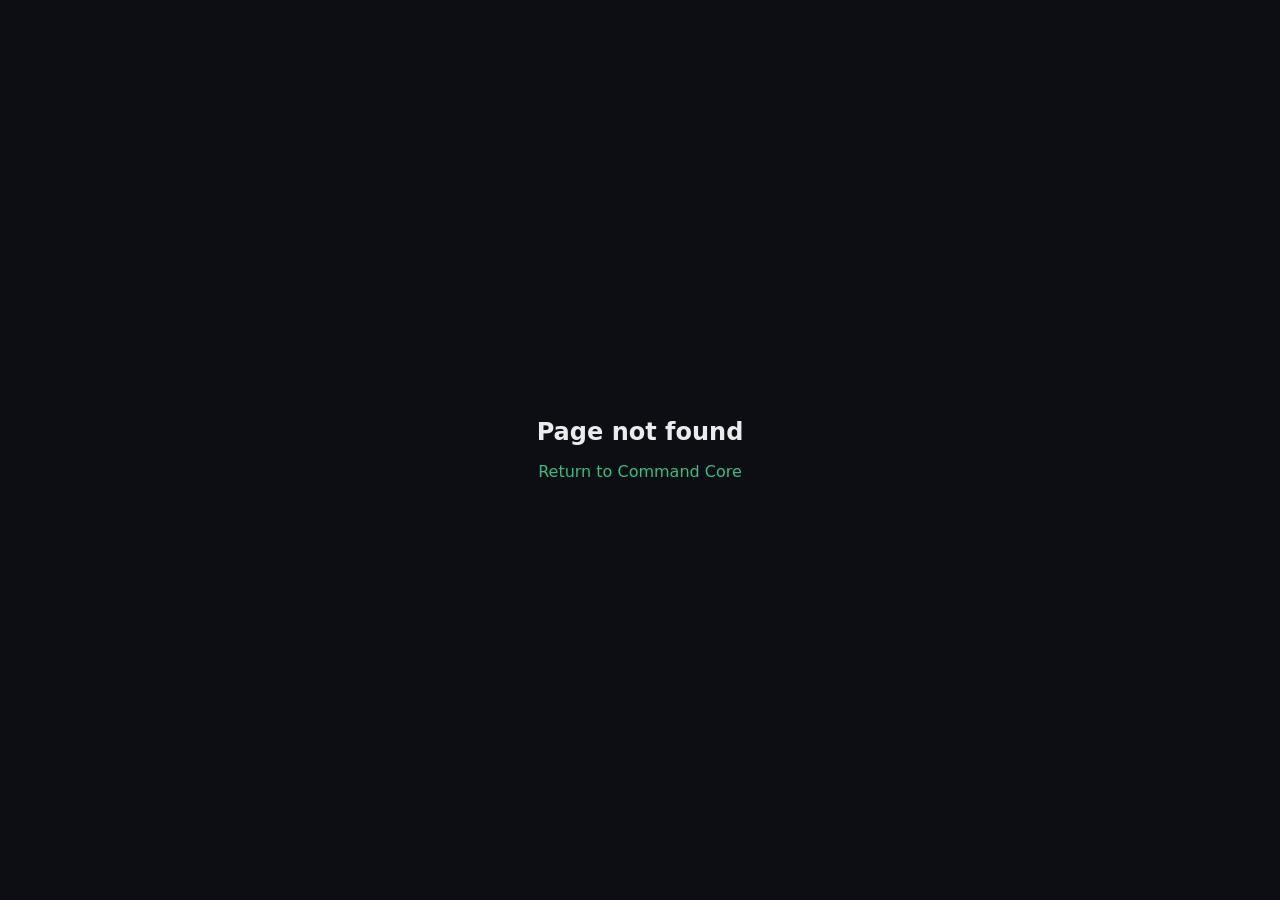
<file: console/access/roles/index.html>
<!doctype html>
<html lang="en">
  <head>
    <meta charset="UTF-8" />
    <meta name="viewport" content="width=device-width, initial-scale=1.0" />
    <title>DECIMAG Console</title>
    <script type="module" crossorigin src="/console/assets/index-CvE2iSIa.js"></script>
    <link rel="stylesheet" crossorigin href="/console/assets/index-BqZmonhL.css">
  </head>
  <body>
    <div id="root"></div>
  </body>
</html>
</file>
<file: styles.css>
:root{--ink:#080d12;--ink2:#101820;--paper:#eeeae1;--white:#f7f4ed;--muted:#a9b0b4;--line:#4b545b;--blue:#6ca8ff;--violet:#9b8cff;--amber:#e3af5b;--green:#79b79d;--red:#d9786d}
*{box-sizing:border-box}html{background:var(--ink);color:var(--white);font-family:Arial,Helvetica,sans-serif}body{margin:0;min-height:100vh;background:var(--ink)}a{color:inherit;text-decoration:none}button{font:inherit}.frame{min-height:100vh;padding:0 4.2vw;position:relative;overflow:hidden}.top{height:92px;display:flex;align-items:center;justify-content:space-between;border-bottom:1px solid #303841}.brand{font-size:15px;font-weight:800;letter-spacing:.34em}.top nav{display:flex;gap:30px;color:#adb5ba;font-size:13px}.index{font:11px ui-monospace,SFMono-Regular,Menlo,monospace;letter-spacing:.18em;text-transform:uppercase;color:var(--blue)}h1,h2,h3,p{margin-top:0}h1,h2{font-family:Georgia,'Times New Roman',serif;font-weight:400;letter-spacing:-.045em}.hero-grid{min-height:calc(100vh - 92px);display:grid;grid-template-columns:1fr 1.1fr;gap:7vw;align-items:center}.hero-copy h1{font-size:clamp(70px,7.4vw,145px);line-height:.84;margin:22px 0 35px}.hero-copy p{font-size:20px;line-height:1.55;max-width:650px;color:#bdc4c8}.field{position:relative;height:72vh;min-height:620px}.region{position:absolute;border:1px solid #4a535b}.region:before{content:attr(data-label);position:absolute;top:-9px;left:18px;padding:0 8px;background:var(--ink);font:10px ui-monospace,monospace;letter-spacing:.15em;color:#939ca2;text-transform:uppercase}.r-global{inset:4% 0 3% 7%}.r-local{inset:18% 12% 18% 22%;border-color:#68727b}.r-core{inset:34% 24% 34% 37%;border-color:var(--violet);background:rgba(155,140,255,.035)}.axis{position:absolute;background:#303941}.axis-x{height:1px;left:0;right:0;top:50%}.axis-y{width:1px;top:0;bottom:0;left:50%}.action{position:absolute;width:13px;height:13px;border:2px solid var(--blue);border-radius:50%;left:-2px;top:49%;box-shadow:0 0 0 6px rgba(108,168,255,.08)}.trace{position:absolute;left:13px;right:47%;top:50%;border-top:1px dashed var(--blue)}.threshold{position:absolute;top:45%;left:50%;width:1px;height:10%;background:var(--amber)}.state-fan{position:absolute;right:4%;bottom:5%;display:flex;gap:5px}.state-fan i{display:block;width:3px;height:48px;background:var(--blue)}.state-fan i:nth-child(2){height:60px;background:var(--violet)}.state-fan i:nth-child(3){height:40px;background:var(--amber)}.state-fan i:nth-child(4){height:53px;background:var(--green)}.question{position:absolute;left:54%;top:46%;font:12px ui-monospace,monospace;letter-spacing:.12em;color:var(--amber)}.stage{min-height:100vh;padding:100px 6vw;position:relative}.stage-head{display:grid;grid-template-columns:240px 1fr;gap:60px;margin-bottom:80px}.stage h2{font-size:clamp(62px,6vw,112px);line-height:.9;max-width:1050px}.stage .lead{max-width:760px;color:#aeb6bb;font-size:19px;line-height:1.6}.reveal-grid{display:grid;grid-template-columns:1fr 1.3fr;gap:7vw;align-items:center}.source-list{display:grid;gap:18px;font:12px ui-monospace,monospace;text-transform:uppercase;letter-spacing:.12em;color:#9ca5aa}.source-list span{padding-bottom:18px;border-bottom:1px solid #303941}.nested{height:560px;position:relative}.nested .region{background:rgba(255,255,255,.01)}.nested .r-global{inset:0}.nested .r-local{inset:14% 9% 12% 16%}.nested .r-core{inset:31% 19% 28% 32%}.relation{position:absolute;height:1px;background:var(--violet);transform-origin:left}.rel-a{width:34%;left:18%;top:29%;transform:rotate(18deg)}.rel-b{width:26%;left:46%;top:49%;transform:rotate(-28deg);background:var(--amber)}.rel-c{width:23%;left:35%;top:68%;transform:rotate(8deg);background:var(--green)}.node{position:absolute;width:7px;height:7px;border-radius:50%;background:var(--white)}.n1{left:18%;top:28%}.n2{left:48%;top:39%}.n3{left:61%;top:57%}.n4{left:36%;top:68%}.caption{position:absolute;bottom:0;left:0;font:11px ui-monospace,monospace;letter-spacing:.1em;color:#8d969c}.trajectory{position:relative;margin-left:220px;border-left:1px solid #414a51}.milestone{position:relative;display:grid;grid-template-columns:180px minmax(0,760px);gap:55px;padding:0 0 74px 70px}.milestone:before{content:'';position:absolute;left:-5px;top:4px;width:9px;height:9px;border-radius:50%;background:var(--ink);border:1px solid var(--blue)}.milestone .year{font:11px ui-monospace,monospace;letter-spacing:.14em;color:#8e979d;text-transform:uppercase}.milestone h3{font:36px Georgia,serif;font-weight:400;margin-bottom:12px}.milestone p{color:#aeb6bb;line-height:1.55;max-width:660px}.milestone.published:before{background:var(--blue)}.milestone.current:before{background:var(--violet);box-shadow:0 0 0 8px rgba(155,140,255,.1)}.status{display:inline-block;margin-top:12px;padding:5px 8px;border:1px solid #505a62;font:10px ui-monospace,monospace;letter-spacing:.13em;text-transform:uppercase}.architecture-stage{display:grid;grid-template-columns:1.2fr .8fr;gap:7vw}.reality-field{height:650px;position:relative;border:1px solid #4b545b}.reality-field:before{content:'VERSIONED ORGANIZATIONAL REALITY';position:absolute;top:-9px;left:24px;background:var(--ink);padding:0 9px;font:10px ui-monospace,monospace;letter-spacing:.15em;color:#9ba4aa}.action-entry{align-self:center}.action-entry h3{font:46px Georgia,serif;font-weight:400}.action-token{margin:70px 0 0;display:flex;align-items:center;gap:15px;color:var(--blue);font:11px ui-monospace,monospace;letter-spacing:.14em}.action-token i{width:11px;height:11px;border:1px solid var(--blue);border-radius:50%}.action-token span{flex:1;border-top:1px dashed var(--blue)}.encounter{position:absolute;right:-8px;top:46%;width:15px;height:15px;background:var(--ink);border:2px solid var(--amber);transform:rotate(45deg)}.result{position:absolute;right:30px;bottom:35px;font:11px ui-monospace,monospace;letter-spacing:.13em;color:var(--green)}.risk{background:var(--paper);color:#10151a}.risk .top{border-color:#c7c2b8}.risk .top nav{color:#555d61}.risk-layout{min-height:calc(100vh - 92px);display:grid;grid-template-columns:.85fr 1.15fr;gap:5vw;align-items:center}.risk h1{font-size:clamp(76px,8vw,150px);line-height:.84;margin:20px 0 32px}.risk h1 span{display:block;color:#2a3338}.risk .thesis{font:17px ui-monospace,monospace;line-height:1.6;text-transform:uppercase;letter-spacing:.04em;max-width:730px}.risk .thesis strong{color:#245fa8}.breach-field{height:70vh;position:relative;border:1px solid #afa99f}.breach-field .region:before{background:var(--paper);color:#6d7477}.breach-field .region{border-color:#a9a49a}.breach-field .r-global{inset:3%}.breach-field .r-local{inset:16% 12%}.breach-field .r-core{inset:31% 24%;border-color:#9b8cff;background:rgba(155,140,255,.06)}.breach-field .action{left:42%;top:39%;border-color:var(--red)}.breach-field .trace{left:44%;right:20%;top:40%;border-color:var(--red)}.breach-field .question{left:68%;top:37%;color:#9a433b}.breach-field .caption{left:25px;bottom:20px;color:#687074}.mobile-note{display:none}
@media(max-width:800px){.frame{padding:0 20px}.top{height:72px}.top nav{display:none}.hero-grid,.reveal-grid,.architecture-stage,.risk-layout{grid-template-columns:1fr}.hero-grid>*,.reveal-grid>*,.architecture-stage>*,.risk-layout>*,.stage-head>*{min-width:0}.hero-grid{padding:64px 0;gap:45px}.hero-copy h1,.risk h1{font-size:58px}.hero-copy p{font-size:18px}.field{height:520px;min-height:0}.stage{padding:70px 20px}.stage-head{grid-template-columns:1fr;gap:22px;margin-bottom:55px}.stage h2{font-size:52px;overflow-wrap:anywhere}.reveal-grid{gap:50px}.nested{height:460px}.trajectory{margin-left:8px}.milestone{grid-template-columns:1fr;gap:9px;padding:0 0 58px 30px}.milestone h3{font-size:31px}.architecture-stage{gap:48px}.reality-field{height:500px;order:2}.action-entry{order:1}.action-entry h3{font-size:38px}.risk-layout{padding:56px 0;gap:46px}.breach-field{height:500px}.mobile-note{display:block;font:10px ui-monospace,monospace;letter-spacing:.13em;color:#8e979d}.region:before{font-size:8px}.state-fan{right:6%}}
.nav-button{display:none}.page-dark{background:var(--ink);color:var(--white)}.page-light{background:var(--paper);color:#111820}.light-stage{background:var(--paper);color:#111820;border-top:1px solid #c9c3b8}.light-stage .index{color:#245fa8}.light-stage .lead,.light-stage p{color:#505b61}.proposition{padding:150px 6vw;background:var(--paper);color:#111820;display:grid;grid-template-columns:240px 1fr;gap:60px}.proposition h2{font-size:clamp(66px,7vw,128px);line-height:.88;margin:0;max-width:1240px}.proposition h2 span{display:block;color:#245fa8}.proposition p{font-size:20px;line-height:1.6;color:#535e64;max-width:760px;margin-top:48px}.dark-return{padding:120px 6vw;background:var(--ink);color:var(--white)}.domain-line{display:grid;grid-template-columns:repeat(6,1fr);border-top:1px solid #465058;border-bottom:1px solid #465058}.domain-line span{padding:24px 12px;border-right:1px solid #303941;font:11px ui-monospace,monospace;letter-spacing:.1em;text-align:center}.operational{display:grid;grid-template-columns:.75fr 1.25fr;gap:7vw;align-items:start}.runtime-field{min-height:650px;border:1px solid #48525a;position:relative;padding:34px}.runtime-head{display:flex;justify-content:space-between;font:10px ui-monospace,monospace;letter-spacing:.13em;color:#9aa3a9}.runtime-core{position:absolute;inset:120px 12% 130px;border:1px solid #69747c}.action-row{position:absolute;left:8%;right:8%;top:48%;display:flex;align-items:center;gap:18px}.action-row i{width:13px;height:13px;border:2px solid var(--blue);border-radius:50%}.action-row b{flex:1;border-top:1px dashed var(--blue)}.fan-panel{margin-top:48px}.fan-controls{display:flex;flex-wrap:wrap;gap:8px;margin-bottom:30px}.fan-controls button{background:transparent;color:#9ea7ad;border:1px solid #465058;padding:10px 13px;font:10px ui-monospace,monospace;letter-spacing:.08em;cursor:pointer}.fan-controls button[aria-pressed=true]{color:#fff;border-color:var(--state)}.fan-visual{height:250px;position:relative;border-left:1px solid #465058}.fan-ray{position:absolute;left:0;top:50%;height:1px;width:88%;background:var(--state);transform-origin:left;transition:transform .25s,opacity .25s;opacity:.22}.fan-ray.active{opacity:1}.ray-allow{transform:rotate(-19deg);--state:var(--green)}.ray-deny{transform:rotate(19deg);--state:var(--red)}.ray-request{transform:rotate(-8deg);--state:var(--blue)}.ray-defer{transform:rotate(7deg);--state:var(--amber)}.ray-escalate{transform:rotate(0deg);--state:var(--violet)}.fan-label{position:absolute;left:40%;top:42%;font:11px ui-monospace,monospace;letter-spacing:.12em;color:var(--state)}.paper-top{border-color:#c7c2b8}.paper-top nav{color:#525b60}.paper-top .nav-button{border-color:#888}.evidence-rule{display:grid;grid-template-columns:180px 1fr;gap:55px;padding:28px 0;border-top:1px solid #c9c3b8}.evidence-rule h3{font:36px Georgia,serif;font-weight:400}.evidence-rule p{color:#596369;max-width:760px}.observe{display:grid;grid-template-columns:repeat(3,1fr);border-top:1px solid #465058}.observe a{min-height:320px;padding:35px;border-right:1px solid #303941;display:flex;flex-direction:column;justify-content:space-between}.observe h3{font:38px Georgia,serif;font-weight:400}.observe p{color:#a8b1b6}.integration-field{display:grid;grid-template-columns:1fr 1fr;gap:6vw}.boundary-list{display:grid;gap:0;border-top:1px solid #465058}.boundary-list div{padding:22px 0;border-bottom:1px solid #303941}.boundary-list b{display:block;font:11px ui-monospace,monospace;letter-spacing:.12em;color:var(--blue);margin-bottom:8px}.boundary-list p{color:#aab2b7;margin:0}.footer{display:flex;justify-content:space-between;padding:45px 6vw;border-top:1px solid #303941;font:11px ui-monospace,monospace;letter-spacing:.1em;color:#8d969c}.paper-footer{background:var(--paper);color:#596369;border-color:#c9c3b8}
@media(max-width:800px){.top .index{display:none}.nav-button{display:inline-flex;background:transparent;color:inherit;border:1px solid #53606a;padding:8px 12px}.top nav.open{display:flex;position:absolute;z-index:30;top:64px;left:20px;right:20px;flex-direction:column;background:var(--ink);padding:12px;border:1px solid #465058}.paper-top nav.open{background:var(--paper);border-color:#bdb7ac}.proposition{padding:90px 20px;grid-template-columns:1fr;gap:30px}.proposition h2{font-size:50px}.proposition p{font-size:18px;margin-top:28px}.dark-return{padding:80px 20px}.domain-line{grid-template-columns:repeat(2,1fr)}.operational,.integration-field{grid-template-columns:1fr}.runtime-field{min-height:520px}.fan-controls{display:grid;grid-template-columns:1fr 1fr}.fan-visual{height:220px}.observe{grid-template-columns:1fr}.observe a{min-height:230px;border-right:0;border-bottom:1px solid #303941}.evidence-rule{grid-template-columns:1fr;gap:10px}.footer{padding:35px 20px;flex-direction:column;gap:14px}.stage h2{font-size:46px}.hero-copy h1,.risk h1{font-size:51px}.top{position:relative}}

/* Production candidate compatibility layer */
html{scroll-behavior:smooth}.site-body{background:var(--ink);color:var(--white);-webkit-font-smoothing:antialiased}.site-body:before{content:'';position:fixed;inset:0;z-index:-2;background:var(--ink)}
.site-header{height:92px;padding:0 4.2vw;display:flex;align-items:center;justify-content:space-between;border-bottom:1px solid #303841;background:rgba(8,13,18,.96);position:sticky;top:0;z-index:40}.site-header .brand,footer .brand{font-size:15px;font-weight:800;letter-spacing:.34em}.site-nav{display:flex;gap:26px;align-items:center;color:#adb5ba;font-size:13px}.site-nav a{padding:10px 0;border-bottom:1px solid transparent}.site-nav a:hover,.site-nav a[aria-current=page]{color:var(--white);border-color:var(--blue)}.site-nav .nav-cta{color:var(--white);border:1px solid #53606a;padding:9px 13px}.menu-button{display:none;background:transparent;color:inherit;border:1px solid #53606a;padding:8px 12px}
.chapter,.section{padding:110px 6vw;border-bottom:1px solid #303841}.chapter{min-height:74vh;display:flex;align-items:center}.chapter.compact{min-height:auto}.inner{width:min(100%,1480px);margin:auto}.centered{text-align:center}.eyebrow,.number,.tag{font:11px ui-monospace,SFMono-Regular,Menlo,monospace;letter-spacing:.18em;text-transform:uppercase;color:var(--blue)}h1,h2,h3,p{margin-top:0}h1,h2{font-family:Georgia,'Times New Roman',serif;font-weight:400;letter-spacing:-.045em}.page-hero h1{font-size:clamp(68px,7vw,132px);line-height:.87;max-width:1150px;margin:22px 0 34px}.page-hero .inner{padding-left:10vw}.page-hero .lede{max-width:760px}.hero .inner{display:grid;grid-template-columns:.92fr 1.08fr;gap:7vw;align-items:center}.hero .inner:after{content:'';height:62vh;min-height:520px;border:1px solid #4a535b;background:linear-gradient(90deg,transparent 49.9%,#303941 50%,transparent 50.1%),linear-gradient(transparent 49.9%,#303941 50%,transparent 50.1%);box-shadow:inset 0 0 0 8vw var(--ink),inset 0 0 0 calc(8vw + 1px) #68727b,inset 0 0 0 15vw var(--ink),inset 0 0 0 calc(15vw + 1px) var(--violet)}.hero .centered{text-align:left}.hero h1{font-size:clamp(70px,7.3vw,138px);line-height:.84;margin:22px 0 32px}.hero h1 span{display:block;color:var(--blue)}.lede{font-size:19px;line-height:1.6;color:#b5bdc2}.actions{display:flex;gap:10px;flex-wrap:wrap}.button{display:inline-flex;padding:13px 18px;border:1px solid var(--blue);font:11px ui-monospace,monospace;letter-spacing:.12em;text-transform:uppercase}.button.secondary{border-color:#53606a}.link{display:inline-block;margin-top:18px;color:var(--blue);font-weight:700}.copy{font-size:18px;line-height:1.65;color:#aeb6bb}.split{display:grid;grid-template-columns:1fr 1fr;gap:7vw;align-items:start}.section h2,.chapter h2{font-size:clamp(52px,5.5vw,100px);line-height:.9;margin-bottom:34px}.light{background:var(--paper);color:#111820;border-color:#c9c3b8}.light .eyebrow{color:#245fa8}.light .copy,.light .lede,.light p{color:#505b61}.light h2 span{color:#245fa8}
.architecture{position:relative;min-height:760px;margin:70px 0 30px;border:1px solid #4b545b;padding:46px 52px;display:flex;flex-direction:column;align-items:center}.architecture:before{content:'STRUCTURAL ENCOUNTER';position:absolute;top:-8px;left:26px;padding:0 8px;background:var(--ink);font:10px ui-monospace,monospace;letter-spacing:.15em;color:#9ba4aa}.architecture span,.architecture strong{font:12px ui-monospace,monospace;letter-spacing:.11em;text-transform:uppercase}.architecture i{font-style:normal;color:var(--blue)}.architecture .acquisition{width:min(100%,560px);display:flex;flex-direction:column;align-items:center;gap:10px;padding-bottom:38px}.architecture .acquisition strong{border:1px solid var(--violet);padding:14px 18px;text-align:center}.architecture .encounter-inputs{width:min(100%,900px);display:grid;grid-template-columns:1fr 1fr;gap:140px}.architecture .reality-input,.architecture .action-input{border:1px solid #68727b;padding:20px;text-align:center;position:relative}.architecture .reality-input{border-color:var(--violet)}.architecture .action-input{border-color:var(--blue)}.architecture .encounter-inputs span{display:block;margin-top:8px;font-size:9px;color:#8f999f}.architecture .convergence{width:min(76%,690px);height:72px;display:grid;grid-template-columns:1fr 1fr}.architecture .convergence i{border-bottom:1px solid var(--amber)}.architecture .convergence i:first-child{border-right:1px solid var(--amber);transform:skewY(13deg);transform-origin:right bottom}.architecture .convergence i:last-child{border-left:1px solid var(--amber);transform:skewY(-13deg);transform-origin:left bottom}.architecture .evaluation{border:1px solid var(--amber);padding:16px 24px;text-align:center}.architecture .down{display:flex;flex-direction:column;align-items:center;gap:10px;text-align:center}.architecture .down span{max-width:540px}.note{font:11px ui-monospace,monospace;letter-spacing:.08em;color:#8d969c}
.content-cards,.cards,.resources{display:grid;grid-template-columns:repeat(3,1fr);border-top:1px solid #465058}.content-cards article,.cards article,.resource{min-height:270px;padding:34px;border-right:1px solid #303941;background:transparent}.content-cards article:last-child,.cards article:last-child{border-right:0}.content-cards h3,.cards h3,.resource h3{font:32px Georgia,serif;font-weight:400;margin:34px 0 18px}.content-cards p,.cards p,.resource p{color:#aeb6bb;line-height:1.6}.light .content-cards,.light .resources{border-color:#aaa499}.light .content-cards article,.light .resource{border-color:#c9c3b8}.light .content-cards p,.light .resource p{color:#596369}.resources{grid-template-columns:1fr}.resource{display:grid;grid-template-columns:180px minmax(0,760px);gap:50px;min-height:0;border-right:0;border-bottom:1px solid #c9c3b8}.resource .tag{grid-row:1/4}.fixture{padding:15px 0;margin:25px 0;border-top:1px solid var(--blue);border-bottom:1px solid #303941;font:12px ui-monospace,monospace;letter-spacing:.06em}.fixture strong{color:var(--blue);margin-right:14px}.metrics{display:flex;gap:24px}.metrics b{font-size:25px}.metrics em{display:block;font:9px ui-monospace,monospace;color:#8e979d}.bars i{display:block;height:1px;background:var(--blue);margin:18px 0}.bars i:nth-child(1){width:80%}.bars i:nth-child(2){width:55%}.bars i:nth-child(3){width:32%}.relay{display:flex;gap:9px;color:var(--blue);align-items:center}.film{margin-top:40px;border:1px solid #465058}.film video{width:100%;display:block;max-height:75vh;background:#000}.faq details{padding:24px 0;border-top:1px solid #465058}.faq summary{cursor:pointer;font:28px Georgia,serif}.faq details p{max-width:850px;color:#aeb6bb}.section.light+.section,.chapter.light+.section{border-top:0}
.state-observer{display:grid;grid-template-columns:.72fr 1.28fr;gap:7vw;align-items:center}.state-field{height:510px;position:relative;border:1px solid #4b545b}.encounter-origin{position:absolute;left:18%;top:49%;width:13px;height:13px;border:2px solid var(--amber);transform:rotate(45deg)}.state-ray{position:absolute;left:calc(18% + 11px);top:50%;width:68%;height:1px;background:var(--state);transform-origin:left;opacity:.34;transition:opacity .2s,filter .2s}.state-ray:after{content:attr(data-label);position:absolute;right:0;top:-17px;font:9px ui-monospace,monospace;letter-spacing:.11em;color:var(--state)}.state-ray.inspected{opacity:1;filter:brightness(1.25)}.state-ray.allow{--state:var(--green);transform:rotate(-23deg)}.state-ray.deny{--state:var(--red);transform:rotate(23deg)}.state-ray.request{--state:var(--blue);transform:rotate(-10deg)}.state-ray.defer{--state:var(--amber);transform:rotate(10deg)}.state-ray.escalate{--state:var(--violet);transform:rotate(0deg)}.fan-inspect{display:flex;flex-wrap:wrap;gap:8px;margin-top:28px}.fan-inspect button{background:transparent;color:#9ea7ad;border:0;border-bottom:1px solid #465058;padding:9px 3px;margin-right:13px;font:9px ui-monospace,monospace;letter-spacing:.08em;cursor:pointer}.fan-inspect button[aria-pressed=true]{color:var(--white);border-color:var(--blue)}.state-description{color:#aeb6bb;min-height:3em}
.research-page .page-hero,.research-page .section.light{background:var(--paper);color:#111820;border-color:#c9c3b8}.research-page .site-header{background:rgba(238,234,225,.96);color:#111820;border-color:#c9c3b8}.research-page .site-nav{color:#555d61}.research-page .site-nav a:hover,.research-page .site-nav a[aria-current=page]{color:#111820}.research-page .page-hero .lede,.research-page .section p{color:#596369}.research-page .section:not(.light){background:var(--paper);color:#111820;border-color:#c9c3b8}.research-page .content-cards{border-color:#aaa499}.research-page .content-cards article{border-color:#c9c3b8}.research-page footer{background:var(--paper);color:#596369;border-color:#c9c3b8}.research-page .menu-button{color:#111820;border-color:#888}.explore-page .content-cards{grid-template-columns:repeat(3,1fr)}
footer{padding:42px 6vw;display:grid;grid-template-columns:auto 1fr auto;align-items:center;gap:30px;border-top:1px solid #303941;color:#8d969c;font:11px ui-monospace,monospace;letter-spacing:.08em}footer nav{display:flex;justify-content:center;gap:20px}
@media(max-width:800px){.site-header{height:72px;padding:0 20px;position:sticky}.menu-button{display:inline-flex}.site-nav{display:none}.site-nav.open{display:flex;position:absolute;top:64px;left:20px;right:20px;flex-direction:column;align-items:stretch;background:var(--ink);padding:12px;border:1px solid #465058}.research-page .site-nav.open{background:var(--paper);border-color:#bdb7ac}.site-nav a{padding:9px}.chapter,.section{padding:74px 20px}.page-hero{min-height:66vh}.page-hero .inner{padding-left:0}.page-hero h1{font-size:51px}.hero .inner{grid-template-columns:1fr;gap:46px}.hero .inner:after{height:430px;min-height:0;box-shadow:inset 0 0 0 44px var(--ink),inset 0 0 0 45px #68727b,inset 0 0 0 92px var(--ink),inset 0 0 0 93px var(--violet)}.hero h1{font-size:54px}.section h2,.chapter h2{font-size:46px}.split,.state-observer{grid-template-columns:1fr}.content-cards,.cards,.explore-page .content-cards{grid-template-columns:1fr}.content-cards article,.cards article{border-right:0;border-bottom:1px solid #303941;min-height:0;padding:30px 0}.resources{display:block}.resource{display:block;padding:28px 0}.resource .tag{display:block;margin-bottom:18px}.architecture{min-height:0;padding:34px 18px}.architecture .acquisition{padding-bottom:30px}.architecture .encounter-inputs{grid-template-columns:1fr 1fr;gap:16px}.architecture .reality-input,.architecture .action-input{padding:14px 8px;min-width:0}.architecture .encounter-inputs strong{font-size:9px;overflow-wrap:anywhere}.architecture .encounter-inputs span{font-size:8px}.architecture .convergence{width:78%;height:60px}.architecture .evaluation{padding:14px 10px}.architecture .evaluation strong{font-size:10px}.architecture .down span{font-size:10px;overflow-wrap:anywhere}.state-field{height:420px}.state-ray{width:72%}.fan-inspect{display:grid;grid-template-columns:1fr 1fr}.film{margin-inline:-20px;border-left:0;border-right:0}.faq summary{font-size:24px}footer{grid-template-columns:1fr;text-align:center}footer nav{flex-wrap:wrap}.fixture strong{display:block;margin-bottom:7px}.copy{font-size:17px}}
@media(prefers-reduced-motion:reduce){html{scroll-behavior:auto}.state-ray{transition:none}}
.hero .actions{justify-content:flex-start}
.research-page .content-cards{display:block;margin-left:16%;border-top:0;border-left:1px solid #aaa499}
.research-page .content-cards article{position:relative;min-height:0;border:0;border-bottom:1px solid #c9c3b8;padding:10px 0 44px 70px}
.research-page .content-cards article:before{content:'';position:absolute;left:-5px;top:15px;width:9px;height:9px;border-radius:50%;background:var(--paper);border:1px solid #245fa8}
.research-page .content-cards article:first-child:before{background:#245fa8}
@media(max-width:800px){.research-page .content-cards{margin-left:8px}.research-page .content-cards article{padding:8px 0 36px 30px}}
</file>
<file: console/assets/index-CYMEsx3P.css>
*,:before,:after{--tw-border-spacing-x: 0;--tw-border-spacing-y: 0;--tw-translate-x: 0;--tw-translate-y: 0;--tw-rotate: 0;--tw-skew-x: 0;--tw-skew-y: 0;--tw-scale-x: 1;--tw-scale-y: 1;--tw-pan-x: ;--tw-pan-y: ;--tw-pinch-zoom: ;--tw-scroll-snap-strictness: proximity;--tw-gradient-from-position: ;--tw-gradient-via-position: ;--tw-gradient-to-position: ;--tw-ordinal: ;--tw-slashed-zero: ;--tw-numeric-figure: ;--tw-numeric-spacing: ;--tw-numeric-fraction: ;--tw-ring-inset: ;--tw-ring-offset-width: 0px;--tw-ring-offset-color: #fff;--tw-ring-color: rgb(59 130 246 / .5);--tw-ring-offset-shadow: 0 0 #0000;--tw-ring-shadow: 0 0 #0000;--tw-shadow: 0 0 #0000;--tw-shadow-colored: 0 0 #0000;--tw-blur: ;--tw-brightness: ;--tw-contrast: ;--tw-grayscale: ;--tw-hue-rotate: ;--tw-invert: ;--tw-saturate: ;--tw-sepia: ;--tw-drop-shadow: ;--tw-backdrop-blur: ;--tw-backdrop-brightness: ;--tw-backdrop-contrast: ;--tw-backdrop-grayscale: ;--tw-backdrop-hue-rotate: ;--tw-backdrop-invert: ;--tw-backdrop-opacity: ;--tw-backdrop-saturate: ;--tw-backdrop-sepia: ;--tw-contain-size: ;--tw-contain-layout: ;--tw-contain-paint: ;--tw-contain-style: }::backdrop{--tw-border-spacing-x: 0;--tw-border-spacing-y: 0;--tw-translate-x: 0;--tw-translate-y: 0;--tw-rotate: 0;--tw-skew-x: 0;--tw-skew-y: 0;--tw-scale-x: 1;--tw-scale-y: 1;--tw-pan-x: ;--tw-pan-y: ;--tw-pinch-zoom: ;--tw-scroll-snap-strictness: proximity;--tw-gradient-from-position: ;--tw-gradient-via-position: ;--tw-gradient-to-position: ;--tw-ordinal: ;--tw-slashed-zero: ;--tw-numeric-figure: ;--tw-numeric-spacing: ;--tw-numeric-fraction: ;--tw-ring-inset: ;--tw-ring-offset-width: 0px;--tw-ring-offset-color: #fff;--tw-ring-color: rgb(59 130 246 / .5);--tw-ring-offset-shadow: 0 0 #0000;--tw-ring-shadow: 0 0 #0000;--tw-shadow: 0 0 #0000;--tw-shadow-colored: 0 0 #0000;--tw-blur: ;--tw-brightness: ;--tw-contrast: ;--tw-grayscale: ;--tw-hue-rotate: ;--tw-invert: ;--tw-saturate: ;--tw-sepia: ;--tw-drop-shadow: ;--tw-backdrop-blur: ;--tw-backdrop-brightness: ;--tw-backdrop-contrast: ;--tw-backdrop-grayscale: ;--tw-backdrop-hue-rotate: ;--tw-backdrop-invert: ;--tw-backdrop-opacity: ;--tw-backdrop-saturate: ;--tw-backdrop-sepia: ;--tw-contain-size: ;--tw-contain-layout: ;--tw-contain-paint: ;--tw-contain-style: }*,:before,:after{box-sizing:border-box;border-width:0;border-style:solid;border-color:#e5e7eb}:before,:after{--tw-content: ""}html,:host{line-height:1.5;-webkit-text-size-adjust:100%;-moz-tab-size:4;-o-tab-size:4;tab-size:4;font-family:ui-sans-serif,system-ui,sans-serif,"Apple Color Emoji","Segoe UI Emoji",Segoe UI Symbol,"Noto Color Emoji";font-feature-settings:normal;font-variation-settings:normal;-webkit-tap-highlight-color:transparent}body{margin:0;line-height:inherit}hr{height:0;color:inherit;border-top-width:1px}abbr:where([title]){-webkit-text-decoration:underline dotted;text-decoration:underline dotted}h1,h2,h3,h4,h5,h6{font-size:inherit;font-weight:inherit}a{color:inherit;text-decoration:inherit}b,strong{font-weight:bolder}code,kbd,samp,pre{font-family:var(--font-mono);font-feature-settings:normal;font-variation-settings:normal;font-size:1em}small{font-size:80%}sub,sup{font-size:75%;line-height:0;position:relative;vertical-align:baseline}sub{bottom:-.25em}sup{top:-.5em}table{text-indent:0;border-color:inherit;border-collapse:collapse}button,input,optgroup,select,textarea{font-family:inherit;font-feature-settings:inherit;font-variation-settings:inherit;font-size:100%;font-weight:inherit;line-height:inherit;letter-spacing:inherit;color:inherit;margin:0;padding:0}button,select{text-transform:none}button,input:where([type=button]),input:where([type=reset]),input:where([type=submit]){-webkit-appearance:button;background-color:transparent;background-image:none}:-moz-focusring{outline:auto}:-moz-ui-invalid{box-shadow:none}progress{vertical-align:baseline}::-webkit-inner-spin-button,::-webkit-outer-spin-button{height:auto}[type=search]{-webkit-appearance:textfield;outline-offset:-2px}::-webkit-search-decoration{-webkit-appearance:none}::-webkit-file-upload-button{-webkit-appearance:button;font:inherit}summary{display:list-item}blockquote,dl,dd,h1,h2,h3,h4,h5,h6,hr,figure,p,pre{margin:0}fieldset{margin:0;padding:0}legend{padding:0}ol,ul,menu{list-style:none;margin:0;padding:0}dialog{padding:0}textarea{resize:vertical}input::-moz-placeholder,textarea::-moz-placeholder{opacity:1;color:#9ca3af}input::placeholder,textarea::placeholder{opacity:1;color:#9ca3af}button,[role=button]{cursor:pointer}:disabled{cursor:default}img,svg,video,canvas,audio,iframe,embed,object{display:block;vertical-align:middle}img,video{max-width:100%;height:auto}[hidden]:where(:not([hidden=until-found])){display:none}:root{--background: 220 22% 6%;--foreground: 180 8% 92%;--card: 220 18% 9%;--card-foreground: 180 8% 92%;--popover: 220 20% 8%;--popover-foreground: 180 8% 92%;--primary: 152 56% 48%;--primary-foreground: 220 22% 6%;--secondary: 220 14% 13%;--secondary-foreground: 180 8% 88%;--muted: 220 14% 12%;--muted-foreground: 215 12% 58%;--accent: 152 40% 16%;--accent-foreground: 152 56% 68%;--destructive: 0 72% 55%;--destructive-foreground: 0 0% 98%;--border: 220 14% 15%;--input: 220 14% 16%;--ring: 152 56% 48%;--chart-1: 152 56% 48%;--chart-2: 38 80% 56%;--chart-3: 0 70% 58%;--chart-4: 210 70% 60%;--chart-5: 280 60% 62%;--radius: .375rem;--font-heading: ui-sans-serif, system-ui, -apple-system, "Segoe UI", sans-serif;--font-body: ui-sans-serif, system-ui, -apple-system, "Segoe UI", sans-serif;--font-display: ui-sans-serif, system-ui, -apple-system, "Segoe UI", sans-serif;--font-mono: ui-monospace, "JetBrains Mono", SFMono-Regular, Menlo, Consolas, monospace;--sidebar-background: 220 24% 5%;--sidebar-foreground: 215 14% 62%;--sidebar-primary: 152 56% 48%;--sidebar-primary-foreground: 220 22% 6%;--sidebar-accent: 220 16% 10%;--sidebar-accent-foreground: 180 8% 92%;--sidebar-border: 220 16% 12%;--sidebar-ring: 152 56% 48%}*{border-color:hsl(var(--border));outline-color:hsl(var(--ring) / .5)}body{background-color:hsl(var(--background));font-family:var(--font-body);color:hsl(var(--foreground));-webkit-font-smoothing:antialiased;-moz-osx-font-smoothing:grayscale}.cr-grid{background-image:linear-gradient(to right,hsl(var(--border) / .25) 1px,transparent 1px),linear-gradient(to bottom,hsl(var(--border) / .25) 1px,transparent 1px);background-size:48px 48px}.container{width:100%}@media(min-width:640px){.container{max-width:640px}}@media(min-width:768px){.container{max-width:768px}}@media(min-width:1024px){.container{max-width:1024px}}@media(min-width:1280px){.container{max-width:1280px}}@media(min-width:1536px){.container{max-width:1536px}}.sr-only{position:absolute;width:1px;height:1px;padding:0;margin:-1px;overflow:hidden;clip:rect(0,0,0,0);white-space:nowrap;border-width:0}.pointer-events-none{pointer-events:none}.pointer-events-auto{pointer-events:auto}.\!visible{visibility:visible!important}.visible{visibility:visible}.invisible{visibility:hidden}.static{position:static}.fixed{position:fixed}.absolute{position:absolute}.relative{position:relative}.sticky{position:sticky}.inset-0{top:0;right:0;bottom:0;left:0}.inset-x-0{left:0;right:0}.inset-y-0{top:0;bottom:0}.-bottom-12{bottom:-3rem}.-left-12{left:-3rem}.-left-\[14px\]{left:-14px}.-right-12{right:-3rem}.-top-12{top:-3rem}.bottom-0{bottom:0}.bottom-1{bottom:.25rem}.left-0{left:0}.left-1{left:.25rem}.left-1\/2{left:50%}.left-2{left:.5rem}.left-2\.5{left:.625rem}.left-3{left:.75rem}.left-\[50\%\]{left:50%}.left-\[5px\]{left:5px}.right-0{right:0}.right-1{right:.25rem}.right-2{right:.5rem}.right-3{right:.75rem}.right-4{right:1rem}.top-0{top:0}.top-0\.5{top:.125rem}.top-1{top:.25rem}.top-1\.5{top:.375rem}.top-1\/2{top:50%}.top-2{top:.5rem}.top-3\.5{top:.875rem}.top-4{top:1rem}.top-\[1px\]{top:1px}.top-\[50\%\]{top:50%}.top-\[60\%\]{top:60%}.top-full{top:100%}.z-10{z-index:10}.z-20{z-index:20}.z-30{z-index:30}.z-50{z-index:50}.z-\[100\]{z-index:100}.z-\[1\]{z-index:1}.col-span-2{grid-column:span 2 / span 2}.col-span-3{grid-column:span 3 / span 3}.col-span-5{grid-column:span 5 / span 5}.-mx-1{margin-left:-.25rem;margin-right:-.25rem}.mx-2{margin-left:.5rem;margin-right:.5rem}.mx-3\.5{margin-left:.875rem;margin-right:.875rem}.mx-auto{margin-left:auto;margin-right:auto}.my-0\.5{margin-top:.125rem;margin-bottom:.125rem}.my-1{margin-top:.25rem;margin-bottom:.25rem}.-ml-4{margin-left:-1rem}.-mt-4{margin-top:-1rem}.mb-1{margin-bottom:.25rem}.mb-10{margin-bottom:2.5rem}.mb-2{margin-bottom:.5rem}.mb-3{margin-bottom:.75rem}.mb-4{margin-bottom:1rem}.mb-5{margin-bottom:1.25rem}.mb-6{margin-bottom:1.5rem}.mb-7{margin-bottom:1.75rem}.mb-8{margin-bottom:2rem}.ml-1{margin-left:.25rem}.ml-2\.5{margin-left:.625rem}.ml-auto{margin-left:auto}.mr-1{margin-right:.25rem}.mr-2{margin-right:.5rem}.mr-2\.5{margin-right:.625rem}.mt-0\.5{margin-top:.125rem}.mt-1{margin-top:.25rem}.mt-1\.5{margin-top:.375rem}.mt-2{margin-top:.5rem}.mt-24{margin-top:6rem}.mt-3{margin-top:.75rem}.mt-4{margin-top:1rem}.mt-5{margin-top:1.25rem}.mt-6{margin-top:1.5rem}.mt-8{margin-top:2rem}.mt-auto{margin-top:auto}.line-clamp-1{overflow:hidden;display:-webkit-box;-webkit-box-orient:vertical;-webkit-line-clamp:1}.line-clamp-2{overflow:hidden;display:-webkit-box;-webkit-box-orient:vertical;-webkit-line-clamp:2}.block{display:block}.inline-block{display:inline-block}.inline{display:inline}.flex{display:flex}.inline-flex{display:inline-flex}.table{display:table}.grid{display:grid}.contents{display:contents}.hidden{display:none}.aspect-square{aspect-ratio:1 / 1}.aspect-video{aspect-ratio:16 / 9}.size-4{width:1rem;height:1rem}.h-1{height:.25rem}.h-1\.5{height:.375rem}.h-10{height:2.5rem}.h-12{height:3rem}.h-14{height:3.5rem}.h-16{height:4rem}.h-2{height:.5rem}.h-2\.5{height:.625rem}.h-3{height:.75rem}.h-3\.5{height:.875rem}.h-4{height:1rem}.h-5{height:1.25rem}.h-56{height:14rem}.h-6{height:1.5rem}.h-7{height:1.75rem}.h-8{height:2rem}.h-9{height:2.25rem}.h-\[1px\]{height:1px}.h-\[42\%\]{height:42%}.h-\[var\(--radix-navigation-menu-viewport-height\)\]{height:var(--radix-navigation-menu-viewport-height)}.h-\[var\(--radix-select-trigger-height\)\]{height:var(--radix-select-trigger-height)}.h-auto{height:auto}.h-full{height:100%}.h-px{height:1px}.h-screen{height:100vh}.h-svh{height:100svh}.max-h-96{max-height:24rem}.max-h-\[300px\]{max-height:300px}.max-h-\[30rem\]{max-height:30rem}.max-h-\[60vh\]{max-height:60vh}.max-h-\[85vh\]{max-height:85vh}.max-h-\[88vh\]{max-height:88vh}.max-h-\[92dvh\]{max-height:92dvh}.max-h-screen{max-height:100vh}.min-h-0{min-height:0px}.min-h-10{min-height:2.5rem}.min-h-11{min-height:2.75rem}.min-h-6{min-height:1.5rem}.min-h-\[60px\]{min-height:60px}.min-h-full{min-height:100%}.min-h-screen{min-height:100vh}.min-h-svh{min-height:100svh}.w-0{width:0px}.w-1{width:.25rem}.w-1\.5{width:.375rem}.w-10{width:2.5rem}.w-12{width:3rem}.w-14{width:3.5rem}.w-16{width:4rem}.w-2{width:.5rem}.w-2\.5{width:.625rem}.w-3{width:.75rem}.w-3\.5{width:.875rem}.w-3\/4{width:75%}.w-32{width:8rem}.w-4{width:1rem}.w-5{width:1.25rem}.w-64{width:16rem}.w-7{width:1.75rem}.w-72{width:18rem}.w-8{width:2rem}.w-9{width:2.25rem}.w-\[--sidebar-width\]{width:var(--sidebar-width)}.w-\[100px\]{width:100px}.w-\[1px\]{width:1px}.w-\[380px\]{width:380px}.w-\[calc\(100\%-1\.5rem\)\]{width:calc(100% - 1.5rem)}.w-auto{width:auto}.w-full{width:100%}.w-max{width:-moz-max-content;width:max-content}.w-px{width:1px}.min-w-0{min-width:0px}.min-w-10{min-width:2.5rem}.min-w-5{min-width:1.25rem}.min-w-8{min-width:2rem}.min-w-9{min-width:2.25rem}.min-w-\[12rem\]{min-width:12rem}.min-w-\[8rem\]{min-width:8rem}.min-w-\[var\(--radix-select-trigger-width\)\]{min-width:var(--radix-select-trigger-width)}.max-w-2xl{max-width:42rem}.max-w-5xl{max-width:64rem}.max-w-\[--skeleton-width\]{max-width:var(--skeleton-width)}.max-w-full{max-width:100%}.max-w-lg{max-width:32rem}.max-w-max{max-width:-moz-max-content;max-width:max-content}.max-w-md{max-width:28rem}.max-w-xl{max-width:36rem}.max-w-xs{max-width:20rem}.flex-1{flex:1 1 0%}.shrink-0{flex-shrink:0}.grow{flex-grow:1}.grow-0{flex-grow:0}.basis-full{flex-basis:100%}.caption-bottom{caption-side:bottom}.border-collapse{border-collapse:collapse}.-translate-x-1\/2{--tw-translate-x: -50%;transform:translate(var(--tw-translate-x),var(--tw-translate-y)) rotate(var(--tw-rotate)) skew(var(--tw-skew-x)) skewY(var(--tw-skew-y)) scaleX(var(--tw-scale-x)) scaleY(var(--tw-scale-y))}.-translate-x-px{--tw-translate-x: -1px;transform:translate(var(--tw-translate-x),var(--tw-translate-y)) rotate(var(--tw-rotate)) skew(var(--tw-skew-x)) skewY(var(--tw-skew-y)) scaleX(var(--tw-scale-x)) scaleY(var(--tw-scale-y))}.-translate-y-1\/2{--tw-translate-y: -50%;transform:translate(var(--tw-translate-x),var(--tw-translate-y)) rotate(var(--tw-rotate)) skew(var(--tw-skew-x)) skewY(var(--tw-skew-y)) scaleX(var(--tw-scale-x)) scaleY(var(--tw-scale-y))}.translate-x-\[-50\%\]{--tw-translate-x: -50%;transform:translate(var(--tw-translate-x),var(--tw-translate-y)) rotate(var(--tw-rotate)) skew(var(--tw-skew-x)) skewY(var(--tw-skew-y)) scaleX(var(--tw-scale-x)) scaleY(var(--tw-scale-y))}.translate-x-px{--tw-translate-x: 1px;transform:translate(var(--tw-translate-x),var(--tw-translate-y)) rotate(var(--tw-rotate)) skew(var(--tw-skew-x)) skewY(var(--tw-skew-y)) scaleX(var(--tw-scale-x)) scaleY(var(--tw-scale-y))}.translate-y-\[-50\%\]{--tw-translate-y: -50%;transform:translate(var(--tw-translate-x),var(--tw-translate-y)) rotate(var(--tw-rotate)) skew(var(--tw-skew-x)) skewY(var(--tw-skew-y)) scaleX(var(--tw-scale-x)) scaleY(var(--tw-scale-y))}.rotate-45{--tw-rotate: 45deg;transform:translate(var(--tw-translate-x),var(--tw-translate-y)) rotate(var(--tw-rotate)) skew(var(--tw-skew-x)) skewY(var(--tw-skew-y)) scaleX(var(--tw-scale-x)) scaleY(var(--tw-scale-y))}.rotate-90{--tw-rotate: 90deg;transform:translate(var(--tw-translate-x),var(--tw-translate-y)) rotate(var(--tw-rotate)) skew(var(--tw-skew-x)) skewY(var(--tw-skew-y)) scaleX(var(--tw-scale-x)) scaleY(var(--tw-scale-y))}.transform{transform:translate(var(--tw-translate-x),var(--tw-translate-y)) rotate(var(--tw-rotate)) skew(var(--tw-skew-x)) skewY(var(--tw-skew-y)) scaleX(var(--tw-scale-x)) scaleY(var(--tw-scale-y))}.animate-\[flow-down_1\.4s_ease-in-out_infinite\]{animation:flow-down 1.4s ease-in-out infinite}@keyframes ping{75%,to{transform:scale(2);opacity:0}}.animate-ping{animation:ping 1s cubic-bezier(0,0,.2,1) infinite}@keyframes pulse{50%{opacity:.5}}.animate-pulse{animation:pulse 2s cubic-bezier(.4,0,.6,1) infinite}@keyframes spin{to{transform:rotate(360deg)}}.animate-spin{animation:spin 1s linear infinite}.cursor-default{cursor:default}.cursor-pointer{cursor:pointer}.touch-none{touch-action:none}.select-none{-webkit-user-select:none;-moz-user-select:none;user-select:none}.scroll-mt-4{scroll-margin-top:1rem}.list-inside{list-style-position:inside}.list-disc{list-style-type:disc}.list-none{list-style-type:none}.grid-cols-1{grid-template-columns:repeat(1,minmax(0,1fr))}.grid-cols-12{grid-template-columns:repeat(12,minmax(0,1fr))}.grid-cols-2{grid-template-columns:repeat(2,minmax(0,1fr))}.grid-cols-3{grid-template-columns:repeat(3,minmax(0,1fr))}.grid-cols-4{grid-template-columns:repeat(4,minmax(0,1fr))}.grid-cols-\[minmax\(0\,0\.8fr\)_minmax\(0\,1\.2fr\)\]{grid-template-columns:minmax(0,.8fr) minmax(0,1.2fr)}.flex-row{flex-direction:row}.flex-col{flex-direction:column}.flex-col-reverse{flex-direction:column-reverse}.flex-wrap{flex-wrap:wrap}.place-items-center{place-items:center}.items-start{align-items:flex-start}.items-end{align-items:flex-end}.items-center{align-items:center}.items-baseline{align-items:baseline}.items-stretch{align-items:stretch}.justify-end{justify-content:flex-end}.justify-center{justify-content:center}.justify-between{justify-content:space-between}.gap-0\.5{gap:.125rem}.gap-1{gap:.25rem}.gap-1\.5{gap:.375rem}.gap-2{gap:.5rem}.gap-2\.5{gap:.625rem}.gap-3{gap:.75rem}.gap-4{gap:1rem}.gap-5{gap:1.25rem}.gap-6{gap:1.5rem}.gap-x-2{-moz-column-gap:.5rem;column-gap:.5rem}.gap-x-3{-moz-column-gap:.75rem;column-gap:.75rem}.gap-y-1{row-gap:.25rem}.space-x-1>:not([hidden])~:not([hidden]){--tw-space-x-reverse: 0;margin-right:calc(.25rem * var(--tw-space-x-reverse));margin-left:calc(.25rem * calc(1 - var(--tw-space-x-reverse)))}.space-x-4>:not([hidden])~:not([hidden]){--tw-space-x-reverse: 0;margin-right:calc(1rem * var(--tw-space-x-reverse));margin-left:calc(1rem * calc(1 - var(--tw-space-x-reverse)))}.space-y-0\.5>:not([hidden])~:not([hidden]){--tw-space-y-reverse: 0;margin-top:calc(.125rem * calc(1 - var(--tw-space-y-reverse)));margin-bottom:calc(.125rem * var(--tw-space-y-reverse))}.space-y-1>:not([hidden])~:not([hidden]){--tw-space-y-reverse: 0;margin-top:calc(.25rem * calc(1 - var(--tw-space-y-reverse)));margin-bottom:calc(.25rem * var(--tw-space-y-reverse))}.space-y-1\.5>:not([hidden])~:not([hidden]){--tw-space-y-reverse: 0;margin-top:calc(.375rem * calc(1 - var(--tw-space-y-reverse)));margin-bottom:calc(.375rem * var(--tw-space-y-reverse))}.space-y-2>:not([hidden])~:not([hidden]){--tw-space-y-reverse: 0;margin-top:calc(.5rem * calc(1 - var(--tw-space-y-reverse)));margin-bottom:calc(.5rem * var(--tw-space-y-reverse))}.space-y-2\.5>:not([hidden])~:not([hidden]){--tw-space-y-reverse: 0;margin-top:calc(.625rem * calc(1 - var(--tw-space-y-reverse)));margin-bottom:calc(.625rem * var(--tw-space-y-reverse))}.space-y-3>:not([hidden])~:not([hidden]){--tw-space-y-reverse: 0;margin-top:calc(.75rem * calc(1 - var(--tw-space-y-reverse)));margin-bottom:calc(.75rem * var(--tw-space-y-reverse))}.space-y-4>:not([hidden])~:not([hidden]){--tw-space-y-reverse: 0;margin-top:calc(1rem * calc(1 - var(--tw-space-y-reverse)));margin-bottom:calc(1rem * var(--tw-space-y-reverse))}.space-y-6>:not([hidden])~:not([hidden]){--tw-space-y-reverse: 0;margin-top:calc(1.5rem * calc(1 - var(--tw-space-y-reverse)));margin-bottom:calc(1.5rem * var(--tw-space-y-reverse))}.divide-y>:not([hidden])~:not([hidden]){--tw-divide-y-reverse: 0;border-top-width:calc(1px * calc(1 - var(--tw-divide-y-reverse)));border-bottom-width:calc(1px * var(--tw-divide-y-reverse))}.divide-border>:not([hidden])~:not([hidden]){border-color:hsl(var(--border))}.overflow-auto{overflow:auto}.overflow-hidden{overflow:hidden}.overflow-x-auto{overflow-x:auto}.overflow-y-auto{overflow-y:auto}.overflow-x-hidden{overflow-x:hidden}.truncate{overflow:hidden;text-overflow:ellipsis;white-space:nowrap}.whitespace-nowrap{white-space:nowrap}.break-words{overflow-wrap:break-word}.break-all{word-break:break-all}.rounded{border-radius:.25rem}.rounded-2xl{border-radius:1rem}.rounded-\[2px\]{border-radius:2px}.rounded-\[inherit\]{border-radius:inherit}.rounded-full{border-radius:9999px}.rounded-lg{border-radius:var(--radius)}.rounded-md{border-radius:calc(var(--radius) - 2px)}.rounded-sm{border-radius:calc(var(--radius) - 4px)}.rounded-xl{border-radius:.75rem}.rounded-t-\[10px\]{border-top-left-radius:10px;border-top-right-radius:10px}.rounded-tl-sm{border-top-left-radius:calc(var(--radius) - 4px)}.border{border-width:1px}.border-2{border-width:2px}.border-4{border-width:4px}.border-\[1\.5px\]{border-width:1.5px}.border-y{border-top-width:1px;border-bottom-width:1px}.border-b{border-bottom-width:1px}.border-l{border-left-width:1px}.border-r{border-right-width:1px}.border-t{border-top-width:1px}.border-dashed{border-style:dashed}.border-\[\#242B35\]{--tw-border-opacity: 1;border-color:rgb(36 43 53 / var(--tw-border-opacity, 1))}.border-\[\#3B82F6\]\/40{border-color:#3b82f666}.border-\[--color-border\]{border-color:var(--color-border)}.border-amber-400\/20{border-color:#fbbf2433}.border-amber-400\/25{border-color:#fbbf2440}.border-amber-400\/30{border-color:#fbbf244d}.border-amber-400\/40{border-color:#fbbf2466}.border-amber-500\/30{border-color:#f59e0b4d}.border-blue-500\/30{border-color:#3b82f64d}.border-blue-500\/40{border-color:#3b82f666}.border-blue-500\/50{border-color:#3b82f680}.border-blue-500\/60{border-color:#3b82f699}.border-blue-500\/70{border-color:#3b82f6b3}.border-border{border-color:hsl(var(--border))}.border-border\/50{border-color:hsl(var(--border) / .5)}.border-border\/60{border-color:hsl(var(--border) / .6)}.border-destructive{border-color:hsl(var(--destructive))}.border-destructive\/50{border-color:hsl(var(--destructive) / .5)}.border-emerald-500\/20{border-color:#10b98133}.border-emerald-500\/40{border-color:#10b98166}.border-input{border-color:hsl(var(--input))}.border-orange-400\/40{border-color:#fb923c66}.border-primary{border-color:hsl(var(--primary))}.border-primary\/25{border-color:hsl(var(--primary) / .25)}.border-primary\/40{border-color:hsl(var(--primary) / .4)}.border-primary\/50{border-color:hsl(var(--primary) / .5)}.border-red-500\/15{border-color:#ef444426}.border-red-500\/20{border-color:#ef444433}.border-rose-400\/40{border-color:#fb718566}.border-sidebar-border{border-color:hsl(var(--sidebar-border))}.border-sidebar-border\/60{border-color:hsl(var(--sidebar-border) / .6)}.border-sky-400\/40{border-color:#38bdf866}.border-slate-100{--tw-border-opacity: 1;border-color:rgb(241 245 249 / var(--tw-border-opacity, 1))}.border-slate-200{--tw-border-opacity: 1;border-color:rgb(226 232 240 / var(--tw-border-opacity, 1))}.border-transparent{border-color:transparent}.border-l-transparent{border-left-color:transparent}.border-t-slate-800{--tw-border-opacity: 1;border-top-color:rgb(30 41 59 / var(--tw-border-opacity, 1))}.border-t-transparent{border-top-color:transparent}.bg-\[\#0D0F12\]{--tw-bg-opacity: 1;background-color:rgb(13 15 18 / var(--tw-bg-opacity, 1))}.bg-\[\#161A20\]{--tw-bg-opacity: 1;background-color:rgb(22 26 32 / var(--tw-bg-opacity, 1))}.bg-\[\#242B35\]{--tw-bg-opacity: 1;background-color:rgb(36 43 53 / var(--tw-bg-opacity, 1))}.bg-\[\#334155\]{--tw-bg-opacity: 1;background-color:rgb(51 65 85 / var(--tw-bg-opacity, 1))}.bg-\[--color-bg\]{background-color:var(--color-bg)}.bg-accent{background-color:hsl(var(--accent))}.bg-amber-400{--tw-bg-opacity: 1;background-color:rgb(251 191 36 / var(--tw-bg-opacity, 1))}.bg-amber-400\/10{background-color:#fbbf241a}.bg-amber-400\/5{background-color:#fbbf240d}.bg-amber-500\/5{background-color:#f59e0b0d}.bg-background{background-color:hsl(var(--background))}.bg-background\/40{background-color:hsl(var(--background) / .4)}.bg-background\/60{background-color:hsl(var(--background) / .6)}.bg-background\/95{background-color:hsl(var(--background) / .95)}.bg-black\/80{background-color:#000c}.bg-blue-500\/10{background-color:#3b82f61a}.bg-blue-500\/15{background-color:#3b82f626}.bg-blue-500\/20{background-color:#3b82f633}.bg-border{background-color:hsl(var(--border))}.bg-card{background-color:hsl(var(--card))}.bg-current{background-color:currentColor}.bg-destructive{background-color:hsl(var(--destructive))}.bg-destructive\/10{background-color:hsl(var(--destructive) / .1)}.bg-foreground{background-color:hsl(var(--foreground))}.bg-muted{background-color:hsl(var(--muted))}.bg-muted-foreground\/40{background-color:hsl(var(--muted-foreground) / .4)}.bg-muted\/50{background-color:hsl(var(--muted) / .5)}.bg-orange-100{--tw-bg-opacity: 1;background-color:rgb(255 237 213 / var(--tw-bg-opacity, 1))}.bg-orange-400{--tw-bg-opacity: 1;background-color:rgb(251 146 60 / var(--tw-bg-opacity, 1))}.bg-orange-400\/10{background-color:#fb923c1a}.bg-popover{background-color:hsl(var(--popover))}.bg-primary{background-color:hsl(var(--primary))}.bg-primary\/10{background-color:hsl(var(--primary) / .1)}.bg-primary\/20{background-color:hsl(var(--primary) / .2)}.bg-primary\/5{background-color:hsl(var(--primary) / .05)}.bg-rose-400{--tw-bg-opacity: 1;background-color:rgb(251 113 133 / var(--tw-bg-opacity, 1))}.bg-rose-400\/10{background-color:#fb71851a}.bg-secondary{background-color:hsl(var(--secondary))}.bg-secondary\/20{background-color:hsl(var(--secondary) / .2)}.bg-secondary\/30{background-color:hsl(var(--secondary) / .3)}.bg-secondary\/40{background-color:hsl(var(--secondary) / .4)}.bg-sidebar{background-color:hsl(var(--sidebar-background))}.bg-sidebar-accent{background-color:hsl(var(--sidebar-accent))}.bg-sidebar-border{background-color:hsl(var(--sidebar-border))}.bg-sky-400{--tw-bg-opacity: 1;background-color:rgb(56 189 248 / var(--tw-bg-opacity, 1))}.bg-sky-400\/10{background-color:#38bdf81a}.bg-slate-50{--tw-bg-opacity: 1;background-color:rgb(248 250 252 / var(--tw-bg-opacity, 1))}.bg-transparent{background-color:transparent}.bg-white{--tw-bg-opacity: 1;background-color:rgb(255 255 255 / var(--tw-bg-opacity, 1))}.bg-gradient-to-b{background-image:linear-gradient(to bottom,var(--tw-gradient-stops))}.from-white{--tw-gradient-from: #fff var(--tw-gradient-from-position);--tw-gradient-to: rgb(255 255 255 / 0) var(--tw-gradient-to-position);--tw-gradient-stops: var(--tw-gradient-from), var(--tw-gradient-to)}.to-slate-50{--tw-gradient-to: #f8fafc var(--tw-gradient-to-position)}.fill-current{fill:currentColor}.fill-primary{fill:hsl(var(--primary))}.object-contain{-o-object-fit:contain;object-fit:contain}.object-cover{-o-object-fit:cover;object-fit:cover}.p-0{padding:0}.p-1{padding:.25rem}.p-1\.5{padding:.375rem}.p-2{padding:.5rem}.p-2\.5{padding:.625rem}.p-3{padding:.75rem}.p-4{padding:1rem}.p-5{padding:1.25rem}.p-6{padding:1.5rem}.p-8{padding:2rem}.p-\[1px\]{padding:1px}.px-0\.5{padding-left:.125rem;padding-right:.125rem}.px-1{padding-left:.25rem;padding-right:.25rem}.px-1\.5{padding-left:.375rem;padding-right:.375rem}.px-2{padding-left:.5rem;padding-right:.5rem}.px-2\.5{padding-left:.625rem;padding-right:.625rem}.px-3{padding-left:.75rem;padding-right:.75rem}.px-4{padding-left:1rem;padding-right:1rem}.px-5{padding-left:1.25rem;padding-right:1.25rem}.px-6{padding-left:1.5rem;padding-right:1.5rem}.px-8{padding-left:2rem;padding-right:2rem}.py-0\.5{padding-top:.125rem;padding-bottom:.125rem}.py-1{padding-top:.25rem;padding-bottom:.25rem}.py-1\.5{padding-top:.375rem;padding-bottom:.375rem}.py-2{padding-top:.5rem;padding-bottom:.5rem}.py-2\.5{padding-top:.625rem;padding-bottom:.625rem}.py-3{padding-top:.75rem;padding-bottom:.75rem}.py-3\.5{padding-top:.875rem;padding-bottom:.875rem}.py-4{padding-top:1rem;padding-bottom:1rem}.py-5{padding-top:1.25rem;padding-bottom:1.25rem}.py-6{padding-top:1.5rem;padding-bottom:1.5rem}.py-8{padding-top:2rem;padding-bottom:2rem}.pb-2{padding-bottom:.5rem}.pb-3{padding-bottom:.75rem}.pb-4{padding-bottom:1rem}.pl-10{padding-left:2.5rem}.pl-2{padding-left:.5rem}.pl-2\.5{padding-left:.625rem}.pl-4{padding-left:1rem}.pl-5{padding-left:1.25rem}.pl-8{padding-left:2rem}.pr-2{padding-right:.5rem}.pr-2\.5{padding-right:.625rem}.pr-3{padding-right:.75rem}.pr-4{padding-right:1rem}.pr-8{padding-right:2rem}.pt-0{padding-top:0}.pt-1{padding-top:.25rem}.pt-1\.5{padding-top:.375rem}.pt-2{padding-top:.5rem}.pt-3{padding-top:.75rem}.pt-4{padding-top:1rem}.text-left{text-align:left}.text-center{text-align:center}.text-right{text-align:right}.align-middle{vertical-align:middle}.font-mono{font-family:var(--font-mono)}.text-2xl{font-size:1.5rem;line-height:2rem}.text-3xl{font-size:1.875rem;line-height:2.25rem}.text-\[0\.8rem\]{font-size:.8rem}.text-\[10\.5px\]{font-size:10.5px}.text-\[10px\]{font-size:10px}.text-\[11\.5px\]{font-size:11.5px}.text-\[11px\]{font-size:11px}.text-\[12\.5px\]{font-size:12.5px}.text-\[12px\]{font-size:12px}.text-\[13\.5px\]{font-size:13.5px}.text-\[13px\]{font-size:13px}.text-\[14px\]{font-size:14px}.text-\[15px\]{font-size:15px}.text-\[9\.5px\]{font-size:9.5px}.text-\[9px\]{font-size:9px}.text-base{font-size:1rem;line-height:1.5rem}.text-lg{font-size:1.125rem;line-height:1.75rem}.text-sm{font-size:.875rem;line-height:1.25rem}.text-xl{font-size:1.25rem;line-height:1.75rem}.text-xs{font-size:.75rem;line-height:1rem}.font-bold{font-weight:700}.font-light{font-weight:300}.font-medium{font-weight:500}.font-normal{font-weight:400}.font-semibold{font-weight:600}.uppercase{text-transform:uppercase}.tabular-nums{--tw-numeric-spacing: tabular-nums;font-variant-numeric:var(--tw-ordinal) var(--tw-slashed-zero) var(--tw-numeric-figure) var(--tw-numeric-spacing) var(--tw-numeric-fraction)}.leading-none{line-height:1}.leading-relaxed{line-height:1.625}.leading-snug{line-height:1.375}.leading-tight{line-height:1.25}.tracking-\[0\.14em\]{letter-spacing:.14em}.tracking-\[0\.16em\]{letter-spacing:.16em}.tracking-\[0\.18em\]{letter-spacing:.18em}.tracking-\[0\.2em\]{letter-spacing:.2em}.tracking-tight{letter-spacing:-.025em}.tracking-wide{letter-spacing:.025em}.tracking-wider{letter-spacing:.05em}.tracking-widest{letter-spacing:.1em}.text-accent-foreground{color:hsl(var(--accent-foreground))}.text-amber-200\/80{color:#fde68acc}.text-amber-400{--tw-text-opacity: 1;color:rgb(251 191 36 / var(--tw-text-opacity, 1))}.text-background{color:hsl(var(--background))}.text-blue-200{--tw-text-opacity: 1;color:rgb(191 219 254 / var(--tw-text-opacity, 1))}.text-blue-300{--tw-text-opacity: 1;color:rgb(147 197 253 / var(--tw-text-opacity, 1))}.text-blue-400{--tw-text-opacity: 1;color:rgb(96 165 250 / var(--tw-text-opacity, 1))}.text-card-foreground{color:hsl(var(--card-foreground))}.text-current{color:currentColor}.text-destructive{color:hsl(var(--destructive))}.text-destructive-foreground{color:hsl(var(--destructive-foreground))}.text-emerald-400{--tw-text-opacity: 1;color:rgb(52 211 153 / var(--tw-text-opacity, 1))}.text-foreground{color:hsl(var(--foreground))}.text-foreground\/50{color:hsl(var(--foreground) / .5)}.text-foreground\/80{color:hsl(var(--foreground) / .8)}.text-foreground\/90{color:hsl(var(--foreground) / .9)}.text-muted-foreground{color:hsl(var(--muted-foreground))}.text-muted-foreground\/40{color:hsl(var(--muted-foreground) / .4)}.text-muted-foreground\/50{color:hsl(var(--muted-foreground) / .5)}.text-muted-foreground\/60{color:hsl(var(--muted-foreground) / .6)}.text-muted-foreground\/70{color:hsl(var(--muted-foreground) / .7)}.text-muted-foreground\/80{color:hsl(var(--muted-foreground) / .8)}.text-orange-400{--tw-text-opacity: 1;color:rgb(251 146 60 / var(--tw-text-opacity, 1))}.text-orange-600{--tw-text-opacity: 1;color:rgb(234 88 12 / var(--tw-text-opacity, 1))}.text-popover-foreground{color:hsl(var(--popover-foreground))}.text-primary{color:hsl(var(--primary))}.text-primary-foreground{color:hsl(var(--primary-foreground))}.text-red-400{--tw-text-opacity: 1;color:rgb(248 113 113 / var(--tw-text-opacity, 1))}.text-rose-400{--tw-text-opacity: 1;color:rgb(251 113 133 / var(--tw-text-opacity, 1))}.text-secondary-foreground{color:hsl(var(--secondary-foreground))}.text-sidebar-foreground{color:hsl(var(--sidebar-foreground))}.text-sidebar-foreground\/70{color:hsl(var(--sidebar-foreground) / .7)}.text-sky-400{--tw-text-opacity: 1;color:rgb(56 189 248 / var(--tw-text-opacity, 1))}.text-slate-100{--tw-text-opacity: 1;color:rgb(241 245 249 / var(--tw-text-opacity, 1))}.text-slate-200{--tw-text-opacity: 1;color:rgb(226 232 240 / var(--tw-text-opacity, 1))}.text-slate-300{--tw-text-opacity: 1;color:rgb(203 213 225 / var(--tw-text-opacity, 1))}.text-slate-400{--tw-text-opacity: 1;color:rgb(148 163 184 / var(--tw-text-opacity, 1))}.text-slate-500{--tw-text-opacity: 1;color:rgb(100 116 139 / var(--tw-text-opacity, 1))}.text-slate-600{--tw-text-opacity: 1;color:rgb(71 85 105 / var(--tw-text-opacity, 1))}.text-slate-900{--tw-text-opacity: 1;color:rgb(15 23 42 / var(--tw-text-opacity, 1))}.underline-offset-2{text-underline-offset:2px}.underline-offset-4{text-underline-offset:4px}.opacity-0{opacity:0}.opacity-50{opacity:.5}.opacity-60{opacity:.6}.opacity-70{opacity:.7}.opacity-90{opacity:.9}.shadow{--tw-shadow: 0 1px 3px 0 rgb(0 0 0 / .1), 0 1px 2px -1px rgb(0 0 0 / .1);--tw-shadow-colored: 0 1px 3px 0 var(--tw-shadow-color), 0 1px 2px -1px var(--tw-shadow-color);box-shadow:var(--tw-ring-offset-shadow, 0 0 #0000),var(--tw-ring-shadow, 0 0 #0000),var(--tw-shadow)}.shadow-\[0_0_0_1px_hsl\(var\(--sidebar-border\)\)\]{--tw-shadow: 0 0 0 1px hsl(var(--sidebar-border));--tw-shadow-colored: 0 0 0 1px var(--tw-shadow-color);box-shadow:var(--tw-ring-offset-shadow, 0 0 #0000),var(--tw-ring-shadow, 0 0 #0000),var(--tw-shadow)}.shadow-lg{--tw-shadow: 0 10px 15px -3px rgb(0 0 0 / .1), 0 4px 6px -4px rgb(0 0 0 / .1);--tw-shadow-colored: 0 10px 15px -3px var(--tw-shadow-color), 0 4px 6px -4px var(--tw-shadow-color);box-shadow:var(--tw-ring-offset-shadow, 0 0 #0000),var(--tw-ring-shadow, 0 0 #0000),var(--tw-shadow)}.shadow-md{--tw-shadow: 0 4px 6px -1px rgb(0 0 0 / .1), 0 2px 4px -2px rgb(0 0 0 / .1);--tw-shadow-colored: 0 4px 6px -1px var(--tw-shadow-color), 0 2px 4px -2px var(--tw-shadow-color);box-shadow:var(--tw-ring-offset-shadow, 0 0 #0000),var(--tw-ring-shadow, 0 0 #0000),var(--tw-shadow)}.shadow-none{--tw-shadow: 0 0 #0000;--tw-shadow-colored: 0 0 #0000;box-shadow:var(--tw-ring-offset-shadow, 0 0 #0000),var(--tw-ring-shadow, 0 0 #0000),var(--tw-shadow)}.shadow-sm{--tw-shadow: 0 1px 2px 0 rgb(0 0 0 / .05);--tw-shadow-colored: 0 1px 2px 0 var(--tw-shadow-color);box-shadow:var(--tw-ring-offset-shadow, 0 0 #0000),var(--tw-ring-shadow, 0 0 #0000),var(--tw-shadow)}.shadow-xl{--tw-shadow: 0 20px 25px -5px rgb(0 0 0 / .1), 0 8px 10px -6px rgb(0 0 0 / .1);--tw-shadow-colored: 0 20px 25px -5px var(--tw-shadow-color), 0 8px 10px -6px var(--tw-shadow-color);box-shadow:var(--tw-ring-offset-shadow, 0 0 #0000),var(--tw-ring-shadow, 0 0 #0000),var(--tw-shadow)}.outline-none{outline:2px solid transparent;outline-offset:2px}.outline{outline-style:solid}.ring-0{--tw-ring-offset-shadow: var(--tw-ring-inset) 0 0 0 var(--tw-ring-offset-width) var(--tw-ring-offset-color);--tw-ring-shadow: var(--tw-ring-inset) 0 0 0 calc(0px + var(--tw-ring-offset-width)) var(--tw-ring-color);box-shadow:var(--tw-ring-offset-shadow),var(--tw-ring-shadow),var(--tw-shadow, 0 0 #0000)}.ring-1{--tw-ring-offset-shadow: var(--tw-ring-inset) 0 0 0 var(--tw-ring-offset-width) var(--tw-ring-offset-color);--tw-ring-shadow: var(--tw-ring-inset) 0 0 0 calc(1px + var(--tw-ring-offset-width)) var(--tw-ring-color);box-shadow:var(--tw-ring-offset-shadow),var(--tw-ring-shadow),var(--tw-shadow, 0 0 #0000)}.ring-2{--tw-ring-offset-shadow: var(--tw-ring-inset) 0 0 0 var(--tw-ring-offset-width) var(--tw-ring-offset-color);--tw-ring-shadow: var(--tw-ring-inset) 0 0 0 calc(2px + var(--tw-ring-offset-width)) var(--tw-ring-color);box-shadow:var(--tw-ring-offset-shadow),var(--tw-ring-shadow),var(--tw-shadow, 0 0 #0000)}.ring-amber-500\/70{--tw-ring-color: rgb(245 158 11 / .7)}.ring-blue-500\/50{--tw-ring-color: rgb(59 130 246 / .5)}.ring-emerald-500{--tw-ring-opacity: 1;--tw-ring-color: rgb(16 185 129 / var(--tw-ring-opacity, 1))}.ring-emerald-500\/40{--tw-ring-color: rgb(16 185 129 / .4)}.ring-red-400{--tw-ring-opacity: 1;--tw-ring-color: rgb(248 113 113 / var(--tw-ring-opacity, 1))}.ring-ring{--tw-ring-color: hsl(var(--ring))}.ring-sidebar-ring{--tw-ring-color: hsl(var(--sidebar-ring))}.ring-slate-600{--tw-ring-opacity: 1;--tw-ring-color: rgb(71 85 105 / var(--tw-ring-opacity, 1))}.ring-offset-background{--tw-ring-offset-color: hsl(var(--background))}.blur{--tw-blur: blur(8px);filter:var(--tw-blur) var(--tw-brightness) var(--tw-contrast) var(--tw-grayscale) var(--tw-hue-rotate) var(--tw-invert) var(--tw-saturate) var(--tw-sepia) var(--tw-drop-shadow)}.filter{filter:var(--tw-blur) var(--tw-brightness) var(--tw-contrast) var(--tw-grayscale) var(--tw-hue-rotate) var(--tw-invert) var(--tw-saturate) var(--tw-sepia) var(--tw-drop-shadow)}.backdrop-blur{--tw-backdrop-blur: blur(8px);-webkit-backdrop-filter:var(--tw-backdrop-blur) var(--tw-backdrop-brightness) var(--tw-backdrop-contrast) var(--tw-backdrop-grayscale) var(--tw-backdrop-hue-rotate) var(--tw-backdrop-invert) var(--tw-backdrop-opacity) var(--tw-backdrop-saturate) var(--tw-backdrop-sepia);backdrop-filter:var(--tw-backdrop-blur) var(--tw-backdrop-brightness) var(--tw-backdrop-contrast) var(--tw-backdrop-grayscale) var(--tw-backdrop-hue-rotate) var(--tw-backdrop-invert) var(--tw-backdrop-opacity) var(--tw-backdrop-saturate) var(--tw-backdrop-sepia)}.transition{transition-property:color,background-color,border-color,text-decoration-color,fill,stroke,opacity,box-shadow,transform,filter,backdrop-filter;transition-timing-function:cubic-bezier(.4,0,.2,1);transition-duration:.15s}.transition-\[left\,right\,width\]{transition-property:left,right,width;transition-timing-function:cubic-bezier(.4,0,.2,1);transition-duration:.15s}.transition-\[margin\,opacity\]{transition-property:margin,opacity;transition-timing-function:cubic-bezier(.4,0,.2,1);transition-duration:.15s}.transition-\[width\,height\,padding\]{transition-property:width,height,padding;transition-timing-function:cubic-bezier(.4,0,.2,1);transition-duration:.15s}.transition-\[width\]{transition-property:width;transition-timing-function:cubic-bezier(.4,0,.2,1);transition-duration:.15s}.transition-all{transition-property:all;transition-timing-function:cubic-bezier(.4,0,.2,1);transition-duration:.15s}.transition-colors{transition-property:color,background-color,border-color,text-decoration-color,fill,stroke;transition-timing-function:cubic-bezier(.4,0,.2,1);transition-duration:.15s}.transition-opacity{transition-property:opacity;transition-timing-function:cubic-bezier(.4,0,.2,1);transition-duration:.15s}.transition-transform{transition-property:transform;transition-timing-function:cubic-bezier(.4,0,.2,1);transition-duration:.15s}.duration-1000{transition-duration:1s}.duration-200{transition-duration:.2s}.duration-300{transition-duration:.3s}.ease-in-out{transition-timing-function:cubic-bezier(.4,0,.2,1)}.ease-linear{transition-timing-function:linear}@keyframes enter{0%{opacity:var(--tw-enter-opacity, 1);transform:translate3d(var(--tw-enter-translate-x, 0),var(--tw-enter-translate-y, 0),0) scale3d(var(--tw-enter-scale, 1),var(--tw-enter-scale, 1),var(--tw-enter-scale, 1)) rotate(var(--tw-enter-rotate, 0))}}@keyframes exit{to{opacity:var(--tw-exit-opacity, 1);transform:translate3d(var(--tw-exit-translate-x, 0),var(--tw-exit-translate-y, 0),0) scale3d(var(--tw-exit-scale, 1),var(--tw-exit-scale, 1),var(--tw-exit-scale, 1)) rotate(var(--tw-exit-rotate, 0))}}.animate-in{animation-name:enter;animation-duration:.15s;--tw-enter-opacity: initial;--tw-enter-scale: initial;--tw-enter-rotate: initial;--tw-enter-translate-x: initial;--tw-enter-translate-y: initial}.fade-in-0{--tw-enter-opacity: 0}.zoom-in-95{--tw-enter-scale: .95}.duration-1000{animation-duration:1s}.duration-200{animation-duration:.2s}.duration-300{animation-duration:.3s}.ease-in-out{animation-timing-function:cubic-bezier(.4,0,.2,1)}.ease-linear{animation-timing-function:linear}.paused{animation-play-state:paused}.text-decimag{color:hsl(var(--primary))}.bg-decimag{background-color:hsl(var(--primary))}.border-decimag{border-color:hsl(var(--primary))}.file\:border-0::file-selector-button{border-width:0px}.file\:bg-transparent::file-selector-button{background-color:transparent}.file\:text-sm::file-selector-button{font-size:.875rem;line-height:1.25rem}.file\:font-medium::file-selector-button{font-weight:500}.file\:text-foreground::file-selector-button{color:hsl(var(--foreground))}.placeholder\:text-muted-foreground::-moz-placeholder{color:hsl(var(--muted-foreground))}.placeholder\:text-muted-foreground::placeholder{color:hsl(var(--muted-foreground))}.placeholder\:text-slate-600::-moz-placeholder{--tw-text-opacity: 1;color:rgb(71 85 105 / var(--tw-text-opacity, 1))}.placeholder\:text-slate-600::placeholder{--tw-text-opacity: 1;color:rgb(71 85 105 / var(--tw-text-opacity, 1))}.after\:absolute:after{content:var(--tw-content);position:absolute}.after\:-inset-2:after{content:var(--tw-content);top:-.5rem;right:-.5rem;bottom:-.5rem;left:-.5rem}.after\:inset-y-0:after{content:var(--tw-content);top:0;bottom:0}.after\:left-1\/2:after{content:var(--tw-content);left:50%}.after\:w-1:after{content:var(--tw-content);width:.25rem}.after\:w-\[2px\]:after{content:var(--tw-content);width:2px}.after\:-translate-x-1\/2:after{content:var(--tw-content);--tw-translate-x: -50%;transform:translate(var(--tw-translate-x),var(--tw-translate-y)) rotate(var(--tw-rotate)) skew(var(--tw-skew-x)) skewY(var(--tw-skew-y)) scaleX(var(--tw-scale-x)) scaleY(var(--tw-scale-y))}.first\:rounded-l-md:first-child{border-top-left-radius:calc(var(--radius) - 2px);border-bottom-left-radius:calc(var(--radius) - 2px)}.first\:border-0:first-child{border-width:0px}.first\:border-l:first-child{border-left-width:1px}.first\:border-t-0:first-child{border-top-width:0px}.first\:pt-0:first-child{padding-top:0}.last\:rounded-r-md:last-child{border-top-right-radius:calc(var(--radius) - 2px);border-bottom-right-radius:calc(var(--radius) - 2px)}.last\:border-0:last-child{border-width:0px}.focus-within\:relative:focus-within{position:relative}.focus-within\:z-20:focus-within{z-index:20}.hover\:border-\[\#334155\]:hover{--tw-border-opacity: 1;border-color:rgb(51 65 85 / var(--tw-border-opacity, 1))}.hover\:border-primary\/40:hover{border-color:hsl(var(--primary) / .4)}.hover\:bg-accent:hover{background-color:hsl(var(--accent))}.hover\:bg-amber-400\/10:hover{background-color:#fbbf241a}.hover\:bg-blue-500\/25:hover{background-color:#3b82f640}.hover\:bg-blue-500\/30:hover{background-color:#3b82f64d}.hover\:bg-destructive\/80:hover{background-color:hsl(var(--destructive) / .8)}.hover\:bg-destructive\/90:hover{background-color:hsl(var(--destructive) / .9)}.hover\:bg-muted:hover{background-color:hsl(var(--muted))}.hover\:bg-muted\/50:hover{background-color:hsl(var(--muted) / .5)}.hover\:bg-primary:hover{background-color:hsl(var(--primary))}.hover\:bg-primary\/80:hover{background-color:hsl(var(--primary) / .8)}.hover\:bg-primary\/90:hover{background-color:hsl(var(--primary) / .9)}.hover\:bg-secondary:hover{background-color:hsl(var(--secondary))}.hover\:bg-secondary\/30:hover{background-color:hsl(var(--secondary) / .3)}.hover\:bg-secondary\/40:hover{background-color:hsl(var(--secondary) / .4)}.hover\:bg-secondary\/50:hover{background-color:hsl(var(--secondary) / .5)}.hover\:bg-secondary\/80:hover{background-color:hsl(var(--secondary) / .8)}.hover\:bg-sidebar-accent:hover{background-color:hsl(var(--sidebar-accent))}.hover\:bg-sidebar-accent\/60:hover{background-color:hsl(var(--sidebar-accent) / .6)}.hover\:text-accent-foreground:hover{color:hsl(var(--accent-foreground))}.hover\:text-blue-200:hover{--tw-text-opacity: 1;color:rgb(191 219 254 / var(--tw-text-opacity, 1))}.hover\:text-foreground:hover{color:hsl(var(--foreground))}.hover\:text-muted-foreground:hover{color:hsl(var(--muted-foreground))}.hover\:text-primary-foreground:hover{color:hsl(var(--primary-foreground))}.hover\:text-red-400:hover{--tw-text-opacity: 1;color:rgb(248 113 113 / var(--tw-text-opacity, 1))}.hover\:text-sidebar-accent-foreground:hover{color:hsl(var(--sidebar-accent-foreground))}.hover\:text-slate-100:hover{--tw-text-opacity: 1;color:rgb(241 245 249 / var(--tw-text-opacity, 1))}.hover\:text-slate-200:hover{--tw-text-opacity: 1;color:rgb(226 232 240 / var(--tw-text-opacity, 1))}.hover\:underline:hover{text-decoration-line:underline}.hover\:opacity-100:hover{opacity:1}.hover\:opacity-80:hover{opacity:.8}.hover\:opacity-90:hover{opacity:.9}.hover\:shadow-\[0_0_0_1px_hsl\(var\(--sidebar-accent\)\)\]:hover{--tw-shadow: 0 0 0 1px hsl(var(--sidebar-accent));--tw-shadow-colored: 0 0 0 1px var(--tw-shadow-color);box-shadow:var(--tw-ring-offset-shadow, 0 0 #0000),var(--tw-ring-shadow, 0 0 #0000),var(--tw-shadow)}.hover\:text-decimag:hover{color:hsl(var(--primary))}.hover\:after\:bg-sidebar-border:hover:after{content:var(--tw-content);background-color:hsl(var(--sidebar-border))}.focus\:border-blue-500\/50:focus{border-color:#3b82f680}.focus\:border-primary:focus{border-color:hsl(var(--primary))}.focus\:bg-accent:focus{background-color:hsl(var(--accent))}.focus\:bg-primary:focus{background-color:hsl(var(--primary))}.focus\:text-accent-foreground:focus{color:hsl(var(--accent-foreground))}.focus\:text-primary-foreground:focus{color:hsl(var(--primary-foreground))}.focus\:opacity-100:focus{opacity:1}.focus\:outline-none:focus{outline:2px solid transparent;outline-offset:2px}.focus\:ring-1:focus{--tw-ring-offset-shadow: var(--tw-ring-inset) 0 0 0 var(--tw-ring-offset-width) var(--tw-ring-offset-color);--tw-ring-shadow: var(--tw-ring-inset) 0 0 0 calc(1px + var(--tw-ring-offset-width)) var(--tw-ring-color);box-shadow:var(--tw-ring-offset-shadow),var(--tw-ring-shadow),var(--tw-shadow, 0 0 #0000)}.focus\:ring-2:focus{--tw-ring-offset-shadow: var(--tw-ring-inset) 0 0 0 var(--tw-ring-offset-width) var(--tw-ring-offset-color);--tw-ring-shadow: var(--tw-ring-inset) 0 0 0 calc(2px + var(--tw-ring-offset-width)) var(--tw-ring-color);box-shadow:var(--tw-ring-offset-shadow),var(--tw-ring-shadow),var(--tw-shadow, 0 0 #0000)}.focus\:ring-ring:focus{--tw-ring-color: hsl(var(--ring))}.focus\:ring-offset-2:focus{--tw-ring-offset-width: 2px}.focus-visible\:outline-none:focus-visible{outline:2px solid transparent;outline-offset:2px}.focus-visible\:ring-1:focus-visible{--tw-ring-offset-shadow: var(--tw-ring-inset) 0 0 0 var(--tw-ring-offset-width) var(--tw-ring-offset-color);--tw-ring-shadow: var(--tw-ring-inset) 0 0 0 calc(1px + var(--tw-ring-offset-width)) var(--tw-ring-color);box-shadow:var(--tw-ring-offset-shadow),var(--tw-ring-shadow),var(--tw-shadow, 0 0 #0000)}.focus-visible\:ring-2:focus-visible{--tw-ring-offset-shadow: var(--tw-ring-inset) 0 0 0 var(--tw-ring-offset-width) var(--tw-ring-offset-color);--tw-ring-shadow: var(--tw-ring-inset) 0 0 0 calc(2px + var(--tw-ring-offset-width)) var(--tw-ring-color);box-shadow:var(--tw-ring-offset-shadow),var(--tw-ring-shadow),var(--tw-shadow, 0 0 #0000)}.focus-visible\:ring-ring:focus-visible{--tw-ring-color: hsl(var(--ring))}.focus-visible\:ring-sidebar-ring:focus-visible{--tw-ring-color: hsl(var(--sidebar-ring))}.focus-visible\:ring-offset-1:focus-visible{--tw-ring-offset-width: 1px}.focus-visible\:ring-offset-2:focus-visible{--tw-ring-offset-width: 2px}.focus-visible\:ring-offset-background:focus-visible{--tw-ring-offset-color: hsl(var(--background))}.active\:bg-sidebar-accent:active{background-color:hsl(var(--sidebar-accent))}.active\:text-sidebar-accent-foreground:active{color:hsl(var(--sidebar-accent-foreground))}.disabled\:pointer-events-none:disabled{pointer-events:none}.disabled\:cursor-not-allowed:disabled{cursor:not-allowed}.disabled\:opacity-40:disabled{opacity:.4}.disabled\:opacity-50:disabled{opacity:.5}.group\/menu-item:focus-within .group-focus-within\/menu-item\:opacity-100{opacity:1}.group:hover .group-hover\:bg-muted-foreground\/40{background-color:hsl(var(--muted-foreground) / .4)}.group\/menu-item:hover .group-hover\/menu-item\:opacity-100,.group:hover .group-hover\:opacity-100{opacity:1}.group:hover .group-hover\:text-decimag{color:hsl(var(--primary))}.group.destructive .group-\[\.destructive\]\:border-muted\/40{border-color:hsl(var(--muted) / .4)}.group.toaster .group-\[\.toaster\]\:border-border{border-color:hsl(var(--border))}.group.toast .group-\[\.toast\]\:bg-muted{background-color:hsl(var(--muted))}.group.toast .group-\[\.toast\]\:bg-primary{background-color:hsl(var(--primary))}.group.toaster .group-\[\.toaster\]\:bg-background{background-color:hsl(var(--background))}.group.destructive .group-\[\.destructive\]\:text-red-300{--tw-text-opacity: 1;color:rgb(252 165 165 / var(--tw-text-opacity, 1))}.group.toast .group-\[\.toast\]\:text-muted-foreground{color:hsl(var(--muted-foreground))}.group.toast .group-\[\.toast\]\:text-primary-foreground{color:hsl(var(--primary-foreground))}.group.toaster .group-\[\.toaster\]\:text-foreground{color:hsl(var(--foreground))}.group.toaster .group-\[\.toaster\]\:shadow-lg{--tw-shadow: 0 10px 15px -3px rgb(0 0 0 / .1), 0 4px 6px -4px rgb(0 0 0 / .1);--tw-shadow-colored: 0 10px 15px -3px var(--tw-shadow-color), 0 4px 6px -4px var(--tw-shadow-color);box-shadow:var(--tw-ring-offset-shadow, 0 0 #0000),var(--tw-ring-shadow, 0 0 #0000),var(--tw-shadow)}.group.destructive .group-\[\.destructive\]\:hover\:border-destructive\/30:hover{border-color:hsl(var(--destructive) / .3)}.group.destructive .group-\[\.destructive\]\:hover\:bg-destructive:hover{background-color:hsl(var(--destructive))}.group.destructive .group-\[\.destructive\]\:hover\:text-destructive-foreground:hover{color:hsl(var(--destructive-foreground))}.group.destructive .group-\[\.destructive\]\:hover\:text-red-50:hover{--tw-text-opacity: 1;color:rgb(254 242 242 / var(--tw-text-opacity, 1))}.group.destructive .group-\[\.destructive\]\:focus\:ring-destructive:focus{--tw-ring-color: hsl(var(--destructive))}.group.destructive .group-\[\.destructive\]\:focus\:ring-red-400:focus{--tw-ring-opacity: 1;--tw-ring-color: rgb(248 113 113 / var(--tw-ring-opacity, 1))}.group.destructive .group-\[\.destructive\]\:focus\:ring-offset-red-600:focus{--tw-ring-offset-color: #dc2626}.peer\/menu-button:hover~.peer-hover\/menu-button\:text-sidebar-accent-foreground{color:hsl(var(--sidebar-accent-foreground))}.peer:disabled~.peer-disabled\:cursor-not-allowed{cursor:not-allowed}.peer:disabled~.peer-disabled\:opacity-70{opacity:.7}.has-\[\[data-variant\=inset\]\]\:bg-sidebar:has([data-variant=inset]){background-color:hsl(var(--sidebar-background))}.has-\[\:disabled\]\:opacity-50:has(:disabled){opacity:.5}.group\/menu-item:has([data-sidebar=menu-action]) .group-has-\[\[data-sidebar\=menu-action\]\]\/menu-item\:pr-8{padding-right:2rem}.aria-disabled\:pointer-events-none[aria-disabled=true]{pointer-events:none}.aria-disabled\:opacity-50[aria-disabled=true]{opacity:.5}.aria-selected\:bg-accent[aria-selected=true]{background-color:hsl(var(--accent))}.aria-selected\:bg-accent\/50[aria-selected=true]{background-color:hsl(var(--accent) / .5)}.aria-selected\:text-accent-foreground[aria-selected=true]{color:hsl(var(--accent-foreground))}.aria-selected\:text-muted-foreground[aria-selected=true]{color:hsl(var(--muted-foreground))}.aria-selected\:opacity-100[aria-selected=true]{opacity:1}.data-\[disabled\=true\]\:pointer-events-none[data-disabled=true],.data-\[disabled\]\:pointer-events-none[data-disabled]{pointer-events:none}.data-\[panel-group-direction\=vertical\]\:h-px[data-panel-group-direction=vertical]{height:1px}.data-\[panel-group-direction\=vertical\]\:w-full[data-panel-group-direction=vertical]{width:100%}.data-\[side\=bottom\]\:translate-y-1[data-side=bottom]{--tw-translate-y: .25rem;transform:translate(var(--tw-translate-x),var(--tw-translate-y)) rotate(var(--tw-rotate)) skew(var(--tw-skew-x)) skewY(var(--tw-skew-y)) scaleX(var(--tw-scale-x)) scaleY(var(--tw-scale-y))}.data-\[side\=left\]\:-translate-x-1[data-side=left]{--tw-translate-x: -.25rem;transform:translate(var(--tw-translate-x),var(--tw-translate-y)) rotate(var(--tw-rotate)) skew(var(--tw-skew-x)) skewY(var(--tw-skew-y)) scaleX(var(--tw-scale-x)) scaleY(var(--tw-scale-y))}.data-\[side\=right\]\:translate-x-1[data-side=right]{--tw-translate-x: .25rem;transform:translate(var(--tw-translate-x),var(--tw-translate-y)) rotate(var(--tw-rotate)) skew(var(--tw-skew-x)) skewY(var(--tw-skew-y)) scaleX(var(--tw-scale-x)) scaleY(var(--tw-scale-y))}.data-\[side\=top\]\:-translate-y-1[data-side=top]{--tw-translate-y: -.25rem;transform:translate(var(--tw-translate-x),var(--tw-translate-y)) rotate(var(--tw-rotate)) skew(var(--tw-skew-x)) skewY(var(--tw-skew-y)) scaleX(var(--tw-scale-x)) scaleY(var(--tw-scale-y))}.data-\[state\=checked\]\:translate-x-4[data-state=checked]{--tw-translate-x: 1rem;transform:translate(var(--tw-translate-x),var(--tw-translate-y)) rotate(var(--tw-rotate)) skew(var(--tw-skew-x)) skewY(var(--tw-skew-y)) scaleX(var(--tw-scale-x)) scaleY(var(--tw-scale-y))}.data-\[state\=unchecked\]\:translate-x-0[data-state=unchecked],.data-\[swipe\=cancel\]\:translate-x-0[data-swipe=cancel]{--tw-translate-x: 0px;transform:translate(var(--tw-translate-x),var(--tw-translate-y)) rotate(var(--tw-rotate)) skew(var(--tw-skew-x)) skewY(var(--tw-skew-y)) scaleX(var(--tw-scale-x)) scaleY(var(--tw-scale-y))}.data-\[swipe\=end\]\:translate-x-\[var\(--radix-toast-swipe-end-x\)\][data-swipe=end]{--tw-translate-x: var(--radix-toast-swipe-end-x);transform:translate(var(--tw-translate-x),var(--tw-translate-y)) rotate(var(--tw-rotate)) skew(var(--tw-skew-x)) skewY(var(--tw-skew-y)) scaleX(var(--tw-scale-x)) scaleY(var(--tw-scale-y))}.data-\[swipe\=move\]\:translate-x-\[var\(--radix-toast-swipe-move-x\)\][data-swipe=move]{--tw-translate-x: var(--radix-toast-swipe-move-x);transform:translate(var(--tw-translate-x),var(--tw-translate-y)) rotate(var(--tw-rotate)) skew(var(--tw-skew-x)) skewY(var(--tw-skew-y)) scaleX(var(--tw-scale-x)) scaleY(var(--tw-scale-y))}@keyframes accordion-up{0%{height:var(--radix-accordion-content-height)}to{height:0}}.data-\[state\=closed\]\:animate-accordion-up[data-state=closed]{animation:accordion-up .2s ease-out}@keyframes accordion-down{0%{height:0}to{height:var(--radix-accordion-content-height)}}.data-\[state\=open\]\:animate-accordion-down[data-state=open]{animation:accordion-down .2s ease-out}.data-\[panel-group-direction\=vertical\]\:flex-col[data-panel-group-direction=vertical]{flex-direction:column}.data-\[active\=true\]\:bg-sidebar-accent[data-active=true]{background-color:hsl(var(--sidebar-accent))}.data-\[active\]\:bg-accent\/50[data-active]{background-color:hsl(var(--accent) / .5)}.data-\[selected\=true\]\:bg-accent[data-selected=true]{background-color:hsl(var(--accent))}.data-\[state\=active\]\:bg-background[data-state=active]{background-color:hsl(var(--background))}.data-\[state\=checked\]\:bg-primary[data-state=checked]{background-color:hsl(var(--primary))}.data-\[state\=on\]\:bg-accent[data-state=on],.data-\[state\=open\]\:bg-accent[data-state=open]{background-color:hsl(var(--accent))}.data-\[state\=open\]\:bg-accent\/50[data-state=open]{background-color:hsl(var(--accent) / .5)}.data-\[state\=open\]\:bg-secondary[data-state=open]{background-color:hsl(var(--secondary))}.data-\[state\=selected\]\:bg-muted[data-state=selected]{background-color:hsl(var(--muted))}.data-\[state\=unchecked\]\:bg-input[data-state=unchecked]{background-color:hsl(var(--input))}.data-\[active\=true\]\:font-medium[data-active=true]{font-weight:500}.data-\[active\=true\]\:text-sidebar-accent-foreground[data-active=true]{color:hsl(var(--sidebar-accent-foreground))}.data-\[placeholder\]\:text-muted-foreground[data-placeholder]{color:hsl(var(--muted-foreground))}.data-\[selected\=true\]\:text-accent-foreground[data-selected=true]{color:hsl(var(--accent-foreground))}.data-\[state\=active\]\:text-foreground[data-state=active]{color:hsl(var(--foreground))}.data-\[state\=checked\]\:text-primary-foreground[data-state=checked]{color:hsl(var(--primary-foreground))}.data-\[state\=on\]\:text-accent-foreground[data-state=on],.data-\[state\=open\]\:text-accent-foreground[data-state=open]{color:hsl(var(--accent-foreground))}.data-\[state\=open\]\:text-muted-foreground[data-state=open]{color:hsl(var(--muted-foreground))}.data-\[disabled\=true\]\:opacity-50[data-disabled=true],.data-\[disabled\]\:opacity-50[data-disabled]{opacity:.5}.data-\[state\=open\]\:opacity-100[data-state=open]{opacity:1}.data-\[state\=active\]\:shadow[data-state=active]{--tw-shadow: 0 1px 3px 0 rgb(0 0 0 / .1), 0 1px 2px -1px rgb(0 0 0 / .1);--tw-shadow-colored: 0 1px 3px 0 var(--tw-shadow-color), 0 1px 2px -1px var(--tw-shadow-color);box-shadow:var(--tw-ring-offset-shadow, 0 0 #0000),var(--tw-ring-shadow, 0 0 #0000),var(--tw-shadow)}.data-\[swipe\=move\]\:transition-none[data-swipe=move]{transition-property:none}.data-\[state\=closed\]\:duration-300[data-state=closed]{transition-duration:.3s}.data-\[state\=open\]\:duration-500[data-state=open]{transition-duration:.5s}.data-\[motion\^\=from-\]\:animate-in[data-motion^=from-],.data-\[state\=open\]\:animate-in[data-state=open],.data-\[state\=visible\]\:animate-in[data-state=visible]{animation-name:enter;animation-duration:.15s;--tw-enter-opacity: initial;--tw-enter-scale: initial;--tw-enter-rotate: initial;--tw-enter-translate-x: initial;--tw-enter-translate-y: initial}.data-\[motion\^\=to-\]\:animate-out[data-motion^=to-],.data-\[state\=closed\]\:animate-out[data-state=closed],.data-\[state\=hidden\]\:animate-out[data-state=hidden],.data-\[swipe\=end\]\:animate-out[data-swipe=end]{animation-name:exit;animation-duration:.15s;--tw-exit-opacity: initial;--tw-exit-scale: initial;--tw-exit-rotate: initial;--tw-exit-translate-x: initial;--tw-exit-translate-y: initial}.data-\[motion\^\=from-\]\:fade-in[data-motion^=from-]{--tw-enter-opacity: 0}.data-\[motion\^\=to-\]\:fade-out[data-motion^=to-],.data-\[state\=closed\]\:fade-out-0[data-state=closed]{--tw-exit-opacity: 0}.data-\[state\=closed\]\:fade-out-80[data-state=closed]{--tw-exit-opacity: .8}.data-\[state\=hidden\]\:fade-out[data-state=hidden]{--tw-exit-opacity: 0}.data-\[state\=open\]\:fade-in-0[data-state=open],.data-\[state\=visible\]\:fade-in[data-state=visible]{--tw-enter-opacity: 0}.data-\[state\=closed\]\:zoom-out-95[data-state=closed]{--tw-exit-scale: .95}.data-\[state\=open\]\:zoom-in-90[data-state=open]{--tw-enter-scale: .9}.data-\[state\=open\]\:zoom-in-95[data-state=open]{--tw-enter-scale: .95}.data-\[motion\=from-end\]\:slide-in-from-right-52[data-motion=from-end]{--tw-enter-translate-x: 13rem}.data-\[motion\=from-start\]\:slide-in-from-left-52[data-motion=from-start]{--tw-enter-translate-x: -13rem}.data-\[motion\=to-end\]\:slide-out-to-right-52[data-motion=to-end]{--tw-exit-translate-x: 13rem}.data-\[motion\=to-start\]\:slide-out-to-left-52[data-motion=to-start]{--tw-exit-translate-x: -13rem}.data-\[side\=bottom\]\:slide-in-from-top-2[data-side=bottom]{--tw-enter-translate-y: -.5rem}.data-\[side\=left\]\:slide-in-from-right-2[data-side=left]{--tw-enter-translate-x: .5rem}.data-\[side\=right\]\:slide-in-from-left-2[data-side=right]{--tw-enter-translate-x: -.5rem}.data-\[side\=top\]\:slide-in-from-bottom-2[data-side=top]{--tw-enter-translate-y: .5rem}.data-\[state\=closed\]\:slide-out-to-bottom[data-state=closed]{--tw-exit-translate-y: 100%}.data-\[state\=closed\]\:slide-out-to-left[data-state=closed]{--tw-exit-translate-x: -100%}.data-\[state\=closed\]\:slide-out-to-left-1\/2[data-state=closed]{--tw-exit-translate-x: -50%}.data-\[state\=closed\]\:slide-out-to-right[data-state=closed],.data-\[state\=closed\]\:slide-out-to-right-full[data-state=closed]{--tw-exit-translate-x: 100%}.data-\[state\=closed\]\:slide-out-to-top[data-state=closed]{--tw-exit-translate-y: -100%}.data-\[state\=closed\]\:slide-out-to-top-\[48\%\][data-state=closed]{--tw-exit-translate-y: -48%}.data-\[state\=open\]\:slide-in-from-bottom[data-state=open]{--tw-enter-translate-y: 100%}.data-\[state\=open\]\:slide-in-from-left[data-state=open]{--tw-enter-translate-x: -100%}.data-\[state\=open\]\:slide-in-from-left-1\/2[data-state=open]{--tw-enter-translate-x: -50%}.data-\[state\=open\]\:slide-in-from-right[data-state=open]{--tw-enter-translate-x: 100%}.data-\[state\=open\]\:slide-in-from-top[data-state=open]{--tw-enter-translate-y: -100%}.data-\[state\=open\]\:slide-in-from-top-\[48\%\][data-state=open]{--tw-enter-translate-y: -48%}.data-\[state\=open\]\:slide-in-from-top-full[data-state=open]{--tw-enter-translate-y: -100%}.data-\[state\=closed\]\:duration-300[data-state=closed]{animation-duration:.3s}.data-\[state\=open\]\:duration-500[data-state=open]{animation-duration:.5s}.data-\[panel-group-direction\=vertical\]\:after\:left-0[data-panel-group-direction=vertical]:after{content:var(--tw-content);left:0}.data-\[panel-group-direction\=vertical\]\:after\:h-1[data-panel-group-direction=vertical]:after{content:var(--tw-content);height:.25rem}.data-\[panel-group-direction\=vertical\]\:after\:w-full[data-panel-group-direction=vertical]:after{content:var(--tw-content);width:100%}.data-\[panel-group-direction\=vertical\]\:after\:-translate-y-1\/2[data-panel-group-direction=vertical]:after{content:var(--tw-content);--tw-translate-y: -50%;transform:translate(var(--tw-translate-x),var(--tw-translate-y)) rotate(var(--tw-rotate)) skew(var(--tw-skew-x)) skewY(var(--tw-skew-y)) scaleX(var(--tw-scale-x)) scaleY(var(--tw-scale-y))}.data-\[panel-group-direction\=vertical\]\:after\:translate-x-0[data-panel-group-direction=vertical]:after{content:var(--tw-content);--tw-translate-x: 0px;transform:translate(var(--tw-translate-x),var(--tw-translate-y)) rotate(var(--tw-rotate)) skew(var(--tw-skew-x)) skewY(var(--tw-skew-y)) scaleX(var(--tw-scale-x)) scaleY(var(--tw-scale-y))}.data-\[state\=open\]\:hover\:bg-sidebar-accent:hover[data-state=open]{background-color:hsl(var(--sidebar-accent))}.data-\[state\=open\]\:hover\:text-sidebar-accent-foreground:hover[data-state=open]{color:hsl(var(--sidebar-accent-foreground))}.group[data-collapsible=offcanvas] .group-data-\[collapsible\=offcanvas\]\:left-\[calc\(var\(--sidebar-width\)\*-1\)\]{left:calc(var(--sidebar-width) * -1)}.group[data-collapsible=offcanvas] .group-data-\[collapsible\=offcanvas\]\:right-\[calc\(var\(--sidebar-width\)\*-1\)\]{right:calc(var(--sidebar-width) * -1)}.group[data-side=left] .group-data-\[side\=left\]\:-right-4{right:-1rem}.group[data-side=right] .group-data-\[side\=right\]\:left-0{left:0}.group[data-collapsible=icon] .group-data-\[collapsible\=icon\]\:-mt-8{margin-top:-2rem}.group[data-collapsible=icon] .group-data-\[collapsible\=icon\]\:hidden{display:none}.group[data-collapsible=icon] .group-data-\[collapsible\=icon\]\:\!size-8{width:2rem!important;height:2rem!important}.group[data-collapsible=icon] .group-data-\[collapsible\=icon\]\:w-\[--sidebar-width-icon\]{width:var(--sidebar-width-icon)}.group[data-collapsible=icon] .group-data-\[collapsible\=icon\]\:w-\[calc\(var\(--sidebar-width-icon\)_\+_theme\(spacing\.4\)\)\]{width:calc(var(--sidebar-width-icon) + 1rem)}.group[data-collapsible=icon] .group-data-\[collapsible\=icon\]\:w-\[calc\(var\(--sidebar-width-icon\)_\+_theme\(spacing\.4\)_\+2px\)\]{width:calc(var(--sidebar-width-icon) + 1rem + 2px)}.group[data-collapsible=offcanvas] .group-data-\[collapsible\=offcanvas\]\:w-0{width:0px}.group[data-collapsible=offcanvas] .group-data-\[collapsible\=offcanvas\]\:translate-x-0{--tw-translate-x: 0px;transform:translate(var(--tw-translate-x),var(--tw-translate-y)) rotate(var(--tw-rotate)) skew(var(--tw-skew-x)) skewY(var(--tw-skew-y)) scaleX(var(--tw-scale-x)) scaleY(var(--tw-scale-y))}.group[data-side=right] .group-data-\[side\=right\]\:rotate-180,.group[data-state=open] .group-data-\[state\=open\]\:rotate-180{--tw-rotate: 180deg;transform:translate(var(--tw-translate-x),var(--tw-translate-y)) rotate(var(--tw-rotate)) skew(var(--tw-skew-x)) skewY(var(--tw-skew-y)) scaleX(var(--tw-scale-x)) scaleY(var(--tw-scale-y))}.group[data-collapsible=icon] .group-data-\[collapsible\=icon\]\:overflow-hidden{overflow:hidden}.group[data-variant=floating] .group-data-\[variant\=floating\]\:rounded-lg{border-radius:var(--radius)}.group[data-variant=floating] .group-data-\[variant\=floating\]\:border{border-width:1px}.group[data-side=left] .group-data-\[side\=left\]\:border-r{border-right-width:1px}.group[data-side=right] .group-data-\[side\=right\]\:border-l{border-left-width:1px}.group[data-variant=floating] .group-data-\[variant\=floating\]\:border-sidebar-border{border-color:hsl(var(--sidebar-border))}.group[data-collapsible=icon] .group-data-\[collapsible\=icon\]\:\!p-0{padding:0!important}.group[data-collapsible=icon] .group-data-\[collapsible\=icon\]\:\!p-2{padding:.5rem!important}.group[data-collapsible=icon] .group-data-\[collapsible\=icon\]\:opacity-0{opacity:0}.group[data-variant=floating] .group-data-\[variant\=floating\]\:shadow{--tw-shadow: 0 1px 3px 0 rgb(0 0 0 / .1), 0 1px 2px -1px rgb(0 0 0 / .1);--tw-shadow-colored: 0 1px 3px 0 var(--tw-shadow-color), 0 1px 2px -1px var(--tw-shadow-color);box-shadow:var(--tw-ring-offset-shadow, 0 0 #0000),var(--tw-ring-shadow, 0 0 #0000),var(--tw-shadow)}.group[data-collapsible=offcanvas] .group-data-\[collapsible\=offcanvas\]\:after\:left-full:after{content:var(--tw-content);left:100%}.group[data-collapsible=offcanvas] .group-data-\[collapsible\=offcanvas\]\:hover\:bg-sidebar:hover{background-color:hsl(var(--sidebar-background))}.peer\/menu-button[data-size=default]~.peer-data-\[size\=default\]\/menu-button\:top-1\.5{top:.375rem}.peer\/menu-button[data-size=lg]~.peer-data-\[size\=lg\]\/menu-button\:top-2\.5{top:.625rem}.peer\/menu-button[data-size=sm]~.peer-data-\[size\=sm\]\/menu-button\:top-1{top:.25rem}.peer[data-variant=inset]~.peer-data-\[variant\=inset\]\:min-h-\[calc\(100svh-theme\(spacing\.4\)\)\]{min-height:calc(100svh - 1rem)}.peer\/menu-button[data-active=true]~.peer-data-\[active\=true\]\/menu-button\:text-sidebar-accent-foreground{color:hsl(var(--sidebar-accent-foreground))}.dark\:border-destructive:is(.dark *){border-color:hsl(var(--destructive))}@media(min-width:640px){.sm\:bottom-0{bottom:0}.sm\:right-0{right:0}.sm\:top-auto{top:auto}.sm\:col-span-1{grid-column:span 1 / span 1}.sm\:col-span-2{grid-column:span 2 / span 2}.sm\:ml-1{margin-left:.25rem}.sm\:mt-0{margin-top:0}.sm\:block{display:block}.sm\:flex{display:flex}.sm\:grid{display:grid}.sm\:hidden{display:none}.sm\:h-14{height:3.5rem}.sm\:min-h-0{min-height:0px}.sm\:max-w-md{max-width:28rem}.sm\:max-w-sm{max-width:24rem}.sm\:grid-cols-2{grid-template-columns:repeat(2,minmax(0,1fr))}.sm\:grid-cols-3{grid-template-columns:repeat(3,minmax(0,1fr))}.sm\:grid-cols-4{grid-template-columns:repeat(4,minmax(0,1fr))}.sm\:grid-cols-\[100px_1fr\]{grid-template-columns:100px 1fr}.sm\:flex-row{flex-direction:row}.sm\:flex-col{flex-direction:column}.sm\:flex-wrap{flex-wrap:wrap}.sm\:items-center{align-items:center}.sm\:items-baseline{align-items:baseline}.sm\:justify-end{justify-content:flex-end}.sm\:justify-between{justify-content:space-between}.sm\:gap-2\.5{gap:.625rem}.sm\:gap-3{gap:.75rem}.sm\:gap-6{gap:1.5rem}.sm\:space-x-2>:not([hidden])~:not([hidden]){--tw-space-x-reverse: 0;margin-right:calc(.5rem * var(--tw-space-x-reverse));margin-left:calc(.5rem * calc(1 - var(--tw-space-x-reverse)))}.sm\:space-x-4>:not([hidden])~:not([hidden]){--tw-space-x-reverse: 0;margin-right:calc(1rem * var(--tw-space-x-reverse));margin-left:calc(1rem * calc(1 - var(--tw-space-x-reverse)))}.sm\:space-y-0>:not([hidden])~:not([hidden]){--tw-space-y-reverse: 0;margin-top:calc(0px * calc(1 - var(--tw-space-y-reverse)));margin-bottom:calc(0px * var(--tw-space-y-reverse))}.sm\:rounded-lg{border-radius:var(--radius)}.sm\:p-5{padding:1.25rem}.sm\:p-6{padding:1.5rem}.sm\:px-4{padding-left:1rem;padding-right:1rem}.sm\:px-6{padding-left:1.5rem;padding-right:1.5rem}.sm\:py-0{padding-top:0;padding-bottom:0}.sm\:py-1{padding-top:.25rem;padding-bottom:.25rem}.sm\:py-4{padding-top:1rem;padding-bottom:1rem}.sm\:py-6{padding-top:1.5rem;padding-bottom:1.5rem}.sm\:text-left{text-align:left}.sm\:text-3xl{font-size:1.875rem;line-height:2.25rem}.data-\[state\=open\]\:sm\:slide-in-from-bottom-full[data-state=open]{--tw-enter-translate-y: 100%}}@media(min-width:768px){.md\:absolute{position:absolute}.md\:block{display:block}.md\:flex{display:flex}.md\:hidden{display:none}.md\:w-\[var\(--radix-navigation-menu-viewport-width\)\]{width:var(--radix-navigation-menu-viewport-width)}.md\:w-auto{width:auto}.md\:max-w-\[420px\]{max-width:420px}.md\:rotate-0{--tw-rotate: 0deg;transform:translate(var(--tw-translate-x),var(--tw-translate-y)) rotate(var(--tw-rotate)) skew(var(--tw-skew-x)) skewY(var(--tw-skew-y)) scaleX(var(--tw-scale-x)) scaleY(var(--tw-scale-y))}.md\:grid-cols-2{grid-template-columns:repeat(2,minmax(0,1fr))}.md\:flex-row{flex-direction:row}.md\:items-center{align-items:center}.md\:items-stretch{align-items:stretch}.md\:justify-between{justify-content:space-between}.md\:px-10{padding-left:2.5rem;padding-right:2.5rem}.md\:py-5{padding-top:1.25rem;padding-bottom:1.25rem}.md\:py-8{padding-top:2rem;padding-bottom:2rem}.md\:text-sm{font-size:.875rem;line-height:1.25rem}.md\:opacity-0{opacity:0}.after\:md\:hidden:after{content:var(--tw-content);display:none}.peer[data-variant=inset]~.md\:peer-data-\[variant\=inset\]\:m-2{margin:.5rem}.peer[data-state=collapsed][data-variant=inset]~.md\:peer-data-\[state\=collapsed\]\:peer-data-\[variant\=inset\]\:ml-2{margin-left:.5rem}.peer[data-variant=inset]~.md\:peer-data-\[variant\=inset\]\:ml-0{margin-left:0}.peer[data-variant=inset]~.md\:peer-data-\[variant\=inset\]\:rounded-xl{border-radius:.75rem}.peer[data-variant=inset]~.md\:peer-data-\[variant\=inset\]\:shadow{--tw-shadow: 0 1px 3px 0 rgb(0 0 0 / .1), 0 1px 2px -1px rgb(0 0 0 / .1);--tw-shadow-colored: 0 1px 3px 0 var(--tw-shadow-color), 0 1px 2px -1px var(--tw-shadow-color);box-shadow:var(--tw-ring-offset-shadow, 0 0 #0000),var(--tw-ring-shadow, 0 0 #0000),var(--tw-shadow)}}@media(min-width:1024px){.lg\:col-span-1{grid-column:span 1 / span 1}.lg\:col-span-2{grid-column:span 2 / span 2}.lg\:col-span-5{grid-column:span 5 / span 5}.lg\:col-span-7{grid-column:span 7 / span 7}.lg\:grid-cols-12{grid-template-columns:repeat(12,minmax(0,1fr))}.lg\:grid-cols-2{grid-template-columns:repeat(2,minmax(0,1fr))}.lg\:grid-cols-3{grid-template-columns:repeat(3,minmax(0,1fr))}.lg\:grid-cols-4{grid-template-columns:repeat(4,minmax(0,1fr))}.lg\:grid-cols-5{grid-template-columns:repeat(5,minmax(0,1fr))}.lg\:px-10{padding-left:2.5rem;padding-right:2.5rem}}@media(min-width:1280px){.xl\:col-span-2{grid-column:span 2 / span 2}.xl\:col-span-3{grid-column:span 3 / span 3}.xl\:grid-cols-5{grid-template-columns:repeat(5,minmax(0,1fr))}}.\[\&\:has\(\>\.day-range-end\)\]\:rounded-r-md:has(>.day-range-end){border-top-right-radius:calc(var(--radius) - 2px);border-bottom-right-radius:calc(var(--radius) - 2px)}.\[\&\:has\(\>\.day-range-start\)\]\:rounded-l-md:has(>.day-range-start){border-top-left-radius:calc(var(--radius) - 2px);border-bottom-left-radius:calc(var(--radius) - 2px)}.\[\&\:has\(\[aria-selected\]\)\]\:rounded-md:has([aria-selected]){border-radius:calc(var(--radius) - 2px)}.\[\&\:has\(\[aria-selected\]\)\]\:bg-accent:has([aria-selected]){background-color:hsl(var(--accent))}.first\:\[\&\:has\(\[aria-selected\]\)\]\:rounded-l-md:has([aria-selected]):first-child{border-top-left-radius:calc(var(--radius) - 2px);border-bottom-left-radius:calc(var(--radius) - 2px)}.last\:\[\&\:has\(\[aria-selected\]\)\]\:rounded-r-md:has([aria-selected]):last-child{border-top-right-radius:calc(var(--radius) - 2px);border-bottom-right-radius:calc(var(--radius) - 2px)}.\[\&\:has\(\[aria-selected\]\.day-outside\)\]\:bg-accent\/50:has([aria-selected].day-outside){background-color:hsl(var(--accent) / .5)}.\[\&\:has\(\[aria-selected\]\.day-range-end\)\]\:rounded-r-md:has([aria-selected].day-range-end){border-top-right-radius:calc(var(--radius) - 2px);border-bottom-right-radius:calc(var(--radius) - 2px)}.\[\&\:has\(\[role\=checkbox\]\)\]\:pr-0:has([role=checkbox]){padding-right:0}.\[\&\>\[role\=checkbox\]\]\:translate-y-\[2px\]>[role=checkbox]{--tw-translate-y: 2px;transform:translate(var(--tw-translate-x),var(--tw-translate-y)) rotate(var(--tw-rotate)) skew(var(--tw-skew-x)) skewY(var(--tw-skew-y)) scaleX(var(--tw-scale-x)) scaleY(var(--tw-scale-y))}.\[\&\>button\]\:hidden>button{display:none}.\[\&\>span\:last-child\]\:truncate>span:last-child{overflow:hidden;text-overflow:ellipsis;white-space:nowrap}.\[\&\>span\]\:line-clamp-1>span{overflow:hidden;display:-webkit-box;-webkit-box-orient:vertical;-webkit-line-clamp:1}.\[\&\>svg\+div\]\:translate-y-\[-3px\]>svg+div{--tw-translate-y: -3px;transform:translate(var(--tw-translate-x),var(--tw-translate-y)) rotate(var(--tw-rotate)) skew(var(--tw-skew-x)) skewY(var(--tw-skew-y)) scaleX(var(--tw-scale-x)) scaleY(var(--tw-scale-y))}.\[\&\>svg\]\:absolute>svg{position:absolute}.\[\&\>svg\]\:left-4>svg{left:1rem}.\[\&\>svg\]\:top-4>svg{top:1rem}.\[\&\>svg\]\:size-4>svg{width:1rem;height:1rem}.\[\&\>svg\]\:h-2\.5>svg{height:.625rem}.\[\&\>svg\]\:h-3>svg{height:.75rem}.\[\&\>svg\]\:h-3\.5>svg{height:.875rem}.\[\&\>svg\]\:w-2\.5>svg{width:.625rem}.\[\&\>svg\]\:w-3>svg{width:.75rem}.\[\&\>svg\]\:w-3\.5>svg{width:.875rem}.\[\&\>svg\]\:shrink-0>svg{flex-shrink:0}.\[\&\>svg\]\:text-destructive>svg{color:hsl(var(--destructive))}.\[\&\>svg\]\:text-foreground>svg{color:hsl(var(--foreground))}.\[\&\>svg\]\:text-muted-foreground>svg{color:hsl(var(--muted-foreground))}.\[\&\>svg\]\:text-sidebar-accent-foreground>svg{color:hsl(var(--sidebar-accent-foreground))}.\[\&\>svg\~\*\]\:pl-7>svg~*{padding-left:1.75rem}.\[\&\>tr\]\:last\:border-b-0:last-child>tr{border-bottom-width:0px}.\[\&\[data-panel-group-direction\=vertical\]\>div\]\:rotate-90[data-panel-group-direction=vertical]>div{--tw-rotate: 90deg;transform:translate(var(--tw-translate-x),var(--tw-translate-y)) rotate(var(--tw-rotate)) skew(var(--tw-skew-x)) skewY(var(--tw-skew-y)) scaleX(var(--tw-scale-x)) scaleY(var(--tw-scale-y))}.\[\&\[data-state\=open\]\>svg\]\:rotate-180[data-state=open]>svg{--tw-rotate: 180deg;transform:translate(var(--tw-translate-x),var(--tw-translate-y)) rotate(var(--tw-rotate)) skew(var(--tw-skew-x)) skewY(var(--tw-skew-y)) scaleX(var(--tw-scale-x)) scaleY(var(--tw-scale-y))}.\[\&_\.recharts-cartesian-axis-tick_text\]\:fill-muted-foreground .recharts-cartesian-axis-tick text{fill:hsl(var(--muted-foreground))}.\[\&_\.recharts-cartesian-grid_line\[stroke\=\'\#ccc\'\]\]\:stroke-border\/50 .recharts-cartesian-grid line[stroke="#ccc"]{stroke:hsl(var(--border) / .5)}.\[\&_\.recharts-curve\.recharts-tooltip-cursor\]\:stroke-border .recharts-curve.recharts-tooltip-cursor{stroke:hsl(var(--border))}.\[\&_\.recharts-dot\[stroke\=\'\#fff\'\]\]\:stroke-transparent .recharts-dot[stroke="#fff"]{stroke:transparent}.\[\&_\.recharts-layer\]\:outline-none .recharts-layer{outline:2px solid transparent;outline-offset:2px}.\[\&_\.recharts-polar-grid_\[stroke\=\'\#ccc\'\]\]\:stroke-border .recharts-polar-grid [stroke="#ccc"]{stroke:hsl(var(--border))}.\[\&_\.recharts-radial-bar-background-sector\]\:fill-muted .recharts-radial-bar-background-sector,.\[\&_\.recharts-rectangle\.recharts-tooltip-cursor\]\:fill-muted .recharts-rectangle.recharts-tooltip-cursor{fill:hsl(var(--muted))}.\[\&_\.recharts-reference-line_\[stroke\=\'\#ccc\'\]\]\:stroke-border .recharts-reference-line [stroke="#ccc"]{stroke:hsl(var(--border))}.\[\&_\.recharts-sector\[stroke\=\'\#fff\'\]\]\:stroke-transparent .recharts-sector[stroke="#fff"]{stroke:transparent}.\[\&_\.recharts-sector\]\:outline-none .recharts-sector,.\[\&_\.recharts-surface\]\:outline-none .recharts-surface{outline:2px solid transparent;outline-offset:2px}.\[\&_\[cmdk-group-heading\]\]\:px-2 [cmdk-group-heading]{padding-left:.5rem;padding-right:.5rem}.\[\&_\[cmdk-group-heading\]\]\:py-1\.5 [cmdk-group-heading]{padding-top:.375rem;padding-bottom:.375rem}.\[\&_\[cmdk-group-heading\]\]\:text-xs [cmdk-group-heading]{font-size:.75rem;line-height:1rem}.\[\&_\[cmdk-group-heading\]\]\:font-medium [cmdk-group-heading]{font-weight:500}.\[\&_\[cmdk-group-heading\]\]\:text-muted-foreground [cmdk-group-heading]{color:hsl(var(--muted-foreground))}.\[\&_\[cmdk-group\]\:not\(\[hidden\]\)_\~\[cmdk-group\]\]\:pt-0 [cmdk-group]:not([hidden])~[cmdk-group]{padding-top:0}.\[\&_\[cmdk-group\]\]\:px-2 [cmdk-group]{padding-left:.5rem;padding-right:.5rem}.\[\&_\[cmdk-input-wrapper\]_svg\]\:h-5 [cmdk-input-wrapper] svg{height:1.25rem}.\[\&_\[cmdk-input-wrapper\]_svg\]\:w-5 [cmdk-input-wrapper] svg{width:1.25rem}.\[\&_\[cmdk-input\]\]\:h-12 [cmdk-input]{height:3rem}.\[\&_\[cmdk-item\]\]\:px-2 [cmdk-item]{padding-left:.5rem;padding-right:.5rem}.\[\&_\[cmdk-item\]\]\:py-3 [cmdk-item]{padding-top:.75rem;padding-bottom:.75rem}.\[\&_\[cmdk-item\]_svg\]\:h-5 [cmdk-item] svg{height:1.25rem}.\[\&_\[cmdk-item\]_svg\]\:w-5 [cmdk-item] svg{width:1.25rem}.\[\&_p\]\:leading-relaxed p{line-height:1.625}.\[\&_svg\]\:pointer-events-none svg{pointer-events:none}.\[\&_svg\]\:size-4 svg{width:1rem;height:1rem}.\[\&_svg\]\:shrink-0 svg{flex-shrink:0}.\[\&_tr\:last-child\]\:border-0 tr:last-child{border-width:0px}.\[\&_tr\]\:border-b tr{border-bottom-width:1px}[data-side=left][data-collapsible=offcanvas] .\[\[data-side\=left\]\[data-collapsible\=offcanvas\]_\&\]\:-right-2{right:-.5rem}[data-side=left][data-state=collapsed] .\[\[data-side\=left\]\[data-state\=collapsed\]_\&\]\:cursor-e-resize{cursor:e-resize}[data-side=left] .\[\[data-side\=left\]_\&\]\:cursor-w-resize{cursor:w-resize}[data-side=right][data-collapsible=offcanvas] .\[\[data-side\=right\]\[data-collapsible\=offcanvas\]_\&\]\:-left-2{left:-.5rem}[data-side=right][data-state=collapsed] .\[\[data-side\=right\]\[data-state\=collapsed\]_\&\]\:cursor-w-resize{cursor:w-resize}[data-side=right] .\[\[data-side\=right\]_\&\]\:cursor-e-resize{cursor:e-resize}
</file>
<file: console/assets/index-BqZmonhL.css>
*,:before,:after{--tw-border-spacing-x: 0;--tw-border-spacing-y: 0;--tw-translate-x: 0;--tw-translate-y: 0;--tw-rotate: 0;--tw-skew-x: 0;--tw-skew-y: 0;--tw-scale-x: 1;--tw-scale-y: 1;--tw-pan-x: ;--tw-pan-y: ;--tw-pinch-zoom: ;--tw-scroll-snap-strictness: proximity;--tw-gradient-from-position: ;--tw-gradient-via-position: ;--tw-gradient-to-position: ;--tw-ordinal: ;--tw-slashed-zero: ;--tw-numeric-figure: ;--tw-numeric-spacing: ;--tw-numeric-fraction: ;--tw-ring-inset: ;--tw-ring-offset-width: 0px;--tw-ring-offset-color: #fff;--tw-ring-color: rgb(59 130 246 / .5);--tw-ring-offset-shadow: 0 0 #0000;--tw-ring-shadow: 0 0 #0000;--tw-shadow: 0 0 #0000;--tw-shadow-colored: 0 0 #0000;--tw-blur: ;--tw-brightness: ;--tw-contrast: ;--tw-grayscale: ;--tw-hue-rotate: ;--tw-invert: ;--tw-saturate: ;--tw-sepia: ;--tw-drop-shadow: ;--tw-backdrop-blur: ;--tw-backdrop-brightness: ;--tw-backdrop-contrast: ;--tw-backdrop-grayscale: ;--tw-backdrop-hue-rotate: ;--tw-backdrop-invert: ;--tw-backdrop-opacity: ;--tw-backdrop-saturate: ;--tw-backdrop-sepia: ;--tw-contain-size: ;--tw-contain-layout: ;--tw-contain-paint: ;--tw-contain-style: }::backdrop{--tw-border-spacing-x: 0;--tw-border-spacing-y: 0;--tw-translate-x: 0;--tw-translate-y: 0;--tw-rotate: 0;--tw-skew-x: 0;--tw-skew-y: 0;--tw-scale-x: 1;--tw-scale-y: 1;--tw-pan-x: ;--tw-pan-y: ;--tw-pinch-zoom: ;--tw-scroll-snap-strictness: proximity;--tw-gradient-from-position: ;--tw-gradient-via-position: ;--tw-gradient-to-position: ;--tw-ordinal: ;--tw-slashed-zero: ;--tw-numeric-figure: ;--tw-numeric-spacing: ;--tw-numeric-fraction: ;--tw-ring-inset: ;--tw-ring-offset-width: 0px;--tw-ring-offset-color: #fff;--tw-ring-color: rgb(59 130 246 / .5);--tw-ring-offset-shadow: 0 0 #0000;--tw-ring-shadow: 0 0 #0000;--tw-shadow: 0 0 #0000;--tw-shadow-colored: 0 0 #0000;--tw-blur: ;--tw-brightness: ;--tw-contrast: ;--tw-grayscale: ;--tw-hue-rotate: ;--tw-invert: ;--tw-saturate: ;--tw-sepia: ;--tw-drop-shadow: ;--tw-backdrop-blur: ;--tw-backdrop-brightness: ;--tw-backdrop-contrast: ;--tw-backdrop-grayscale: ;--tw-backdrop-hue-rotate: ;--tw-backdrop-invert: ;--tw-backdrop-opacity: ;--tw-backdrop-saturate: ;--tw-backdrop-sepia: ;--tw-contain-size: ;--tw-contain-layout: ;--tw-contain-paint: ;--tw-contain-style: }*,:before,:after{box-sizing:border-box;border-width:0;border-style:solid;border-color:#e5e7eb}:before,:after{--tw-content: ""}html,:host{line-height:1.5;-webkit-text-size-adjust:100%;-moz-tab-size:4;-o-tab-size:4;tab-size:4;font-family:ui-sans-serif,system-ui,sans-serif,"Apple Color Emoji","Segoe UI Emoji",Segoe UI Symbol,"Noto Color Emoji";font-feature-settings:normal;font-variation-settings:normal;-webkit-tap-highlight-color:transparent}body{margin:0;line-height:inherit}hr{height:0;color:inherit;border-top-width:1px}abbr:where([title]){-webkit-text-decoration:underline dotted;text-decoration:underline dotted}h1,h2,h3,h4,h5,h6{font-size:inherit;font-weight:inherit}a{color:inherit;text-decoration:inherit}b,strong{font-weight:bolder}code,kbd,samp,pre{font-family:var(--font-mono);font-feature-settings:normal;font-variation-settings:normal;font-size:1em}small{font-size:80%}sub,sup{font-size:75%;line-height:0;position:relative;vertical-align:baseline}sub{bottom:-.25em}sup{top:-.5em}table{text-indent:0;border-color:inherit;border-collapse:collapse}button,input,optgroup,select,textarea{font-family:inherit;font-feature-settings:inherit;font-variation-settings:inherit;font-size:100%;font-weight:inherit;line-height:inherit;letter-spacing:inherit;color:inherit;margin:0;padding:0}button,select{text-transform:none}button,input:where([type=button]),input:where([type=reset]),input:where([type=submit]){-webkit-appearance:button;background-color:transparent;background-image:none}:-moz-focusring{outline:auto}:-moz-ui-invalid{box-shadow:none}progress{vertical-align:baseline}::-webkit-inner-spin-button,::-webkit-outer-spin-button{height:auto}[type=search]{-webkit-appearance:textfield;outline-offset:-2px}::-webkit-search-decoration{-webkit-appearance:none}::-webkit-file-upload-button{-webkit-appearance:button;font:inherit}summary{display:list-item}blockquote,dl,dd,h1,h2,h3,h4,h5,h6,hr,figure,p,pre{margin:0}fieldset{margin:0;padding:0}legend{padding:0}ol,ul,menu{list-style:none;margin:0;padding:0}dialog{padding:0}textarea{resize:vertical}input::-moz-placeholder,textarea::-moz-placeholder{opacity:1;color:#9ca3af}input::placeholder,textarea::placeholder{opacity:1;color:#9ca3af}button,[role=button]{cursor:pointer}:disabled{cursor:default}img,svg,video,canvas,audio,iframe,embed,object{display:block;vertical-align:middle}img,video{max-width:100%;height:auto}[hidden]:where(:not([hidden=until-found])){display:none}:root{--background: 220 22% 6%;--foreground: 180 8% 92%;--card: 220 18% 9%;--card-foreground: 180 8% 92%;--popover: 220 20% 8%;--popover-foreground: 180 8% 92%;--primary: 152 56% 48%;--primary-foreground: 220 22% 6%;--secondary: 220 14% 13%;--secondary-foreground: 180 8% 88%;--muted: 220 14% 12%;--muted-foreground: 215 12% 58%;--accent: 152 40% 16%;--accent-foreground: 152 56% 68%;--destructive: 0 72% 55%;--destructive-foreground: 0 0% 98%;--border: 220 14% 15%;--input: 220 14% 16%;--ring: 152 56% 48%;--chart-1: 152 56% 48%;--chart-2: 38 80% 56%;--chart-3: 0 70% 58%;--chart-4: 210 70% 60%;--chart-5: 280 60% 62%;--radius: .375rem;--font-heading: ui-sans-serif, system-ui, -apple-system, "Segoe UI", sans-serif;--font-body: ui-sans-serif, system-ui, -apple-system, "Segoe UI", sans-serif;--font-display: ui-sans-serif, system-ui, -apple-system, "Segoe UI", sans-serif;--font-mono: ui-monospace, "JetBrains Mono", SFMono-Regular, Menlo, Consolas, monospace;--sidebar-background: 220 24% 5%;--sidebar-foreground: 215 14% 62%;--sidebar-primary: 152 56% 48%;--sidebar-primary-foreground: 220 22% 6%;--sidebar-accent: 220 16% 10%;--sidebar-accent-foreground: 180 8% 92%;--sidebar-border: 220 16% 12%;--sidebar-ring: 152 56% 48%}*{border-color:hsl(var(--border));outline-color:hsl(var(--ring) / .5)}body{background-color:hsl(var(--background));font-family:var(--font-body);color:hsl(var(--foreground));-webkit-font-smoothing:antialiased;-moz-osx-font-smoothing:grayscale}.cr-grid{background-image:linear-gradient(to right,hsl(var(--border) / .25) 1px,transparent 1px),linear-gradient(to bottom,hsl(var(--border) / .25) 1px,transparent 1px);background-size:48px 48px}.container{width:100%}@media(min-width:640px){.container{max-width:640px}}@media(min-width:768px){.container{max-width:768px}}@media(min-width:1024px){.container{max-width:1024px}}@media(min-width:1280px){.container{max-width:1280px}}@media(min-width:1536px){.container{max-width:1536px}}.sr-only{position:absolute;width:1px;height:1px;padding:0;margin:-1px;overflow:hidden;clip:rect(0,0,0,0);white-space:nowrap;border-width:0}.pointer-events-none{pointer-events:none}.pointer-events-auto{pointer-events:auto}.\!visible{visibility:visible!important}.visible{visibility:visible}.invisible{visibility:hidden}.static{position:static}.fixed{position:fixed}.absolute{position:absolute}.relative{position:relative}.sticky{position:sticky}.inset-0{top:0;right:0;bottom:0;left:0}.inset-x-0{left:0;right:0}.inset-y-0{top:0;bottom:0}.-bottom-12{bottom:-3rem}.-left-12{left:-3rem}.-left-\[14px\]{left:-14px}.-right-12{right:-3rem}.-top-12{top:-3rem}.bottom-0{bottom:0}.bottom-1{bottom:.25rem}.left-0{left:0}.left-1{left:.25rem}.left-1\/2{left:50%}.left-2{left:.5rem}.left-2\.5{left:.625rem}.left-3{left:.75rem}.left-\[50\%\]{left:50%}.left-\[5px\]{left:5px}.right-0{right:0}.right-1{right:.25rem}.right-2{right:.5rem}.right-3{right:.75rem}.right-4{right:1rem}.top-0{top:0}.top-0\.5{top:.125rem}.top-1{top:.25rem}.top-1\.5{top:.375rem}.top-1\/2{top:50%}.top-2{top:.5rem}.top-3\.5{top:.875rem}.top-4{top:1rem}.top-\[1px\]{top:1px}.top-\[50\%\]{top:50%}.top-\[60\%\]{top:60%}.top-full{top:100%}.z-10{z-index:10}.z-20{z-index:20}.z-30{z-index:30}.z-50{z-index:50}.z-\[100\]{z-index:100}.z-\[1\]{z-index:1}.col-span-1{grid-column:span 1 / span 1}.col-span-2{grid-column:span 2 / span 2}.col-span-3{grid-column:span 3 / span 3}.col-span-5{grid-column:span 5 / span 5}.-mx-1{margin-left:-.25rem;margin-right:-.25rem}.mx-2{margin-left:.5rem;margin-right:.5rem}.mx-3\.5{margin-left:.875rem;margin-right:.875rem}.mx-auto{margin-left:auto;margin-right:auto}.my-0\.5{margin-top:.125rem;margin-bottom:.125rem}.my-1{margin-top:.25rem;margin-bottom:.25rem}.-ml-4{margin-left:-1rem}.-mt-4{margin-top:-1rem}.mb-1{margin-bottom:.25rem}.mb-10{margin-bottom:2.5rem}.mb-2{margin-bottom:.5rem}.mb-3{margin-bottom:.75rem}.mb-4{margin-bottom:1rem}.mb-5{margin-bottom:1.25rem}.mb-6{margin-bottom:1.5rem}.mb-7{margin-bottom:1.75rem}.mb-8{margin-bottom:2rem}.ml-1{margin-left:.25rem}.ml-2\.5{margin-left:.625rem}.ml-auto{margin-left:auto}.mr-1{margin-right:.25rem}.mr-2{margin-right:.5rem}.mr-2\.5{margin-right:.625rem}.mt-0\.5{margin-top:.125rem}.mt-1{margin-top:.25rem}.mt-1\.5{margin-top:.375rem}.mt-2{margin-top:.5rem}.mt-24{margin-top:6rem}.mt-3{margin-top:.75rem}.mt-4{margin-top:1rem}.mt-5{margin-top:1.25rem}.mt-6{margin-top:1.5rem}.mt-8{margin-top:2rem}.mt-auto{margin-top:auto}.line-clamp-1{overflow:hidden;display:-webkit-box;-webkit-box-orient:vertical;-webkit-line-clamp:1}.line-clamp-2{overflow:hidden;display:-webkit-box;-webkit-box-orient:vertical;-webkit-line-clamp:2}.block{display:block}.inline-block{display:inline-block}.inline{display:inline}.flex{display:flex}.inline-flex{display:inline-flex}.table{display:table}.grid{display:grid}.contents{display:contents}.hidden{display:none}.aspect-square{aspect-ratio:1 / 1}.aspect-video{aspect-ratio:16 / 9}.size-4{width:1rem;height:1rem}.h-1{height:.25rem}.h-1\.5{height:.375rem}.h-10{height:2.5rem}.h-12{height:3rem}.h-14{height:3.5rem}.h-16{height:4rem}.h-2{height:.5rem}.h-2\.5{height:.625rem}.h-3{height:.75rem}.h-3\.5{height:.875rem}.h-4{height:1rem}.h-5{height:1.25rem}.h-56{height:14rem}.h-6{height:1.5rem}.h-7{height:1.75rem}.h-8{height:2rem}.h-9{height:2.25rem}.h-\[1px\]{height:1px}.h-\[42\%\]{height:42%}.h-\[var\(--radix-navigation-menu-viewport-height\)\]{height:var(--radix-navigation-menu-viewport-height)}.h-\[var\(--radix-select-trigger-height\)\]{height:var(--radix-select-trigger-height)}.h-auto{height:auto}.h-full{height:100%}.h-px{height:1px}.h-screen{height:100vh}.h-svh{height:100svh}.max-h-96{max-height:24rem}.max-h-\[300px\]{max-height:300px}.max-h-\[30rem\]{max-height:30rem}.max-h-\[60vh\]{max-height:60vh}.max-h-\[85vh\]{max-height:85vh}.max-h-\[88vh\]{max-height:88vh}.max-h-screen{max-height:100vh}.min-h-0{min-height:0px}.min-h-12{min-height:3rem}.min-h-\[60px\]{min-height:60px}.min-h-full{min-height:100%}.min-h-screen{min-height:100vh}.min-h-svh{min-height:100svh}.w-0{width:0px}.w-1{width:.25rem}.w-1\.5{width:.375rem}.w-10{width:2.5rem}.w-12{width:3rem}.w-14{width:3.5rem}.w-16{width:4rem}.w-2{width:.5rem}.w-2\.5{width:.625rem}.w-3{width:.75rem}.w-3\.5{width:.875rem}.w-3\/4{width:75%}.w-32{width:8rem}.w-4{width:1rem}.w-5{width:1.25rem}.w-64{width:16rem}.w-7{width:1.75rem}.w-72{width:18rem}.w-8{width:2rem}.w-9{width:2.25rem}.w-\[--sidebar-width\]{width:var(--sidebar-width)}.w-\[100px\]{width:100px}.w-\[1px\]{width:1px}.w-\[380px\]{width:380px}.w-auto{width:auto}.w-full{width:100%}.w-max{width:-moz-max-content;width:max-content}.w-px{width:1px}.min-w-0{min-width:0px}.min-w-10{min-width:2.5rem}.min-w-5{min-width:1.25rem}.min-w-8{min-width:2rem}.min-w-9{min-width:2.25rem}.min-w-\[12rem\]{min-width:12rem}.min-w-\[8rem\]{min-width:8rem}.min-w-\[var\(--radix-select-trigger-width\)\]{min-width:var(--radix-select-trigger-width)}.max-w-2xl{max-width:42rem}.max-w-5xl{max-width:64rem}.max-w-\[--skeleton-width\]{max-width:var(--skeleton-width)}.max-w-lg{max-width:32rem}.max-w-max{max-width:-moz-max-content;max-width:max-content}.max-w-md{max-width:28rem}.max-w-xl{max-width:36rem}.max-w-xs{max-width:20rem}.flex-1{flex:1 1 0%}.shrink-0{flex-shrink:0}.grow{flex-grow:1}.grow-0{flex-grow:0}.basis-full{flex-basis:100%}.caption-bottom{caption-side:bottom}.border-collapse{border-collapse:collapse}.-translate-x-1\/2{--tw-translate-x: -50%;transform:translate(var(--tw-translate-x),var(--tw-translate-y)) rotate(var(--tw-rotate)) skew(var(--tw-skew-x)) skewY(var(--tw-skew-y)) scaleX(var(--tw-scale-x)) scaleY(var(--tw-scale-y))}.-translate-x-px{--tw-translate-x: -1px;transform:translate(var(--tw-translate-x),var(--tw-translate-y)) rotate(var(--tw-rotate)) skew(var(--tw-skew-x)) skewY(var(--tw-skew-y)) scaleX(var(--tw-scale-x)) scaleY(var(--tw-scale-y))}.-translate-y-1\/2{--tw-translate-y: -50%;transform:translate(var(--tw-translate-x),var(--tw-translate-y)) rotate(var(--tw-rotate)) skew(var(--tw-skew-x)) skewY(var(--tw-skew-y)) scaleX(var(--tw-scale-x)) scaleY(var(--tw-scale-y))}.translate-x-\[-50\%\]{--tw-translate-x: -50%;transform:translate(var(--tw-translate-x),var(--tw-translate-y)) rotate(var(--tw-rotate)) skew(var(--tw-skew-x)) skewY(var(--tw-skew-y)) scaleX(var(--tw-scale-x)) scaleY(var(--tw-scale-y))}.translate-x-px{--tw-translate-x: 1px;transform:translate(var(--tw-translate-x),var(--tw-translate-y)) rotate(var(--tw-rotate)) skew(var(--tw-skew-x)) skewY(var(--tw-skew-y)) scaleX(var(--tw-scale-x)) scaleY(var(--tw-scale-y))}.translate-y-\[-50\%\]{--tw-translate-y: -50%;transform:translate(var(--tw-translate-x),var(--tw-translate-y)) rotate(var(--tw-rotate)) skew(var(--tw-skew-x)) skewY(var(--tw-skew-y)) scaleX(var(--tw-scale-x)) scaleY(var(--tw-scale-y))}.rotate-45{--tw-rotate: 45deg;transform:translate(var(--tw-translate-x),var(--tw-translate-y)) rotate(var(--tw-rotate)) skew(var(--tw-skew-x)) skewY(var(--tw-skew-y)) scaleX(var(--tw-scale-x)) scaleY(var(--tw-scale-y))}.rotate-90{--tw-rotate: 90deg;transform:translate(var(--tw-translate-x),var(--tw-translate-y)) rotate(var(--tw-rotate)) skew(var(--tw-skew-x)) skewY(var(--tw-skew-y)) scaleX(var(--tw-scale-x)) scaleY(var(--tw-scale-y))}.transform{transform:translate(var(--tw-translate-x),var(--tw-translate-y)) rotate(var(--tw-rotate)) skew(var(--tw-skew-x)) skewY(var(--tw-skew-y)) scaleX(var(--tw-scale-x)) scaleY(var(--tw-scale-y))}.animate-\[flow-down_1\.4s_ease-in-out_infinite\]{animation:flow-down 1.4s ease-in-out infinite}@keyframes ping{75%,to{transform:scale(2);opacity:0}}.animate-ping{animation:ping 1s cubic-bezier(0,0,.2,1) infinite}@keyframes pulse{50%{opacity:.5}}.animate-pulse{animation:pulse 2s cubic-bezier(.4,0,.6,1) infinite}@keyframes spin{to{transform:rotate(360deg)}}.animate-spin{animation:spin 1s linear infinite}.cursor-default{cursor:default}.cursor-pointer{cursor:pointer}.touch-none{touch-action:none}.select-none{-webkit-user-select:none;-moz-user-select:none;user-select:none}.scroll-mt-4{scroll-margin-top:1rem}.list-inside{list-style-position:inside}.list-disc{list-style-type:disc}.list-none{list-style-type:none}.grid-cols-1{grid-template-columns:repeat(1,minmax(0,1fr))}.grid-cols-12{grid-template-columns:repeat(12,minmax(0,1fr))}.grid-cols-2{grid-template-columns:repeat(2,minmax(0,1fr))}.grid-cols-3{grid-template-columns:repeat(3,minmax(0,1fr))}.grid-cols-4{grid-template-columns:repeat(4,minmax(0,1fr))}.grid-cols-\[100px_1fr\]{grid-template-columns:100px 1fr}.flex-row{flex-direction:row}.flex-col{flex-direction:column}.flex-col-reverse{flex-direction:column-reverse}.flex-wrap{flex-wrap:wrap}.place-items-center{place-items:center}.items-start{align-items:flex-start}.items-end{align-items:flex-end}.items-center{align-items:center}.items-baseline{align-items:baseline}.items-stretch{align-items:stretch}.justify-end{justify-content:flex-end}.justify-center{justify-content:center}.justify-between{justify-content:space-between}.gap-0\.5{gap:.125rem}.gap-1{gap:.25rem}.gap-1\.5{gap:.375rem}.gap-2{gap:.5rem}.gap-2\.5{gap:.625rem}.gap-3{gap:.75rem}.gap-4{gap:1rem}.gap-5{gap:1.25rem}.gap-6{gap:1.5rem}.gap-x-2{-moz-column-gap:.5rem;column-gap:.5rem}.gap-x-3{-moz-column-gap:.75rem;column-gap:.75rem}.gap-y-1{row-gap:.25rem}.space-x-1>:not([hidden])~:not([hidden]){--tw-space-x-reverse: 0;margin-right:calc(.25rem * var(--tw-space-x-reverse));margin-left:calc(.25rem * calc(1 - var(--tw-space-x-reverse)))}.space-x-4>:not([hidden])~:not([hidden]){--tw-space-x-reverse: 0;margin-right:calc(1rem * var(--tw-space-x-reverse));margin-left:calc(1rem * calc(1 - var(--tw-space-x-reverse)))}.space-y-0\.5>:not([hidden])~:not([hidden]){--tw-space-y-reverse: 0;margin-top:calc(.125rem * calc(1 - var(--tw-space-y-reverse)));margin-bottom:calc(.125rem * var(--tw-space-y-reverse))}.space-y-1>:not([hidden])~:not([hidden]){--tw-space-y-reverse: 0;margin-top:calc(.25rem * calc(1 - var(--tw-space-y-reverse)));margin-bottom:calc(.25rem * var(--tw-space-y-reverse))}.space-y-1\.5>:not([hidden])~:not([hidden]){--tw-space-y-reverse: 0;margin-top:calc(.375rem * calc(1 - var(--tw-space-y-reverse)));margin-bottom:calc(.375rem * var(--tw-space-y-reverse))}.space-y-2>:not([hidden])~:not([hidden]){--tw-space-y-reverse: 0;margin-top:calc(.5rem * calc(1 - var(--tw-space-y-reverse)));margin-bottom:calc(.5rem * var(--tw-space-y-reverse))}.space-y-2\.5>:not([hidden])~:not([hidden]){--tw-space-y-reverse: 0;margin-top:calc(.625rem * calc(1 - var(--tw-space-y-reverse)));margin-bottom:calc(.625rem * var(--tw-space-y-reverse))}.space-y-3>:not([hidden])~:not([hidden]){--tw-space-y-reverse: 0;margin-top:calc(.75rem * calc(1 - var(--tw-space-y-reverse)));margin-bottom:calc(.75rem * var(--tw-space-y-reverse))}.space-y-4>:not([hidden])~:not([hidden]){--tw-space-y-reverse: 0;margin-top:calc(1rem * calc(1 - var(--tw-space-y-reverse)));margin-bottom:calc(1rem * var(--tw-space-y-reverse))}.space-y-6>:not([hidden])~:not([hidden]){--tw-space-y-reverse: 0;margin-top:calc(1.5rem * calc(1 - var(--tw-space-y-reverse)));margin-bottom:calc(1.5rem * var(--tw-space-y-reverse))}.overflow-auto{overflow:auto}.overflow-hidden{overflow:hidden}.overflow-x-auto{overflow-x:auto}.overflow-y-auto{overflow-y:auto}.overflow-x-hidden{overflow-x:hidden}.truncate{overflow:hidden;text-overflow:ellipsis;white-space:nowrap}.whitespace-nowrap{white-space:nowrap}.break-words{overflow-wrap:break-word}.rounded{border-radius:.25rem}.rounded-2xl{border-radius:1rem}.rounded-\[2px\]{border-radius:2px}.rounded-\[inherit\]{border-radius:inherit}.rounded-full{border-radius:9999px}.rounded-lg{border-radius:var(--radius)}.rounded-md{border-radius:calc(var(--radius) - 2px)}.rounded-sm{border-radius:calc(var(--radius) - 4px)}.rounded-xl{border-radius:.75rem}.rounded-t-\[10px\]{border-top-left-radius:10px;border-top-right-radius:10px}.rounded-tl-sm{border-top-left-radius:calc(var(--radius) - 4px)}.border{border-width:1px}.border-2{border-width:2px}.border-4{border-width:4px}.border-\[1\.5px\]{border-width:1.5px}.border-y{border-top-width:1px;border-bottom-width:1px}.border-b{border-bottom-width:1px}.border-l{border-left-width:1px}.border-r{border-right-width:1px}.border-t{border-top-width:1px}.border-dashed{border-style:dashed}.border-\[\#242B35\]{--tw-border-opacity: 1;border-color:rgb(36 43 53 / var(--tw-border-opacity, 1))}.border-\[\#3B82F6\]\/40{border-color:#3b82f666}.border-\[--color-border\]{border-color:var(--color-border)}.border-amber-400\/20{border-color:#fbbf2433}.border-amber-400\/25{border-color:#fbbf2440}.border-amber-400\/30{border-color:#fbbf244d}.border-amber-400\/40{border-color:#fbbf2466}.border-amber-500\/30{border-color:#f59e0b4d}.border-blue-500\/30{border-color:#3b82f64d}.border-blue-500\/40{border-color:#3b82f666}.border-blue-500\/50{border-color:#3b82f680}.border-blue-500\/60{border-color:#3b82f699}.border-blue-500\/70{border-color:#3b82f6b3}.border-border{border-color:hsl(var(--border))}.border-border\/50{border-color:hsl(var(--border) / .5)}.border-border\/60{border-color:hsl(var(--border) / .6)}.border-destructive{border-color:hsl(var(--destructive))}.border-destructive\/50{border-color:hsl(var(--destructive) / .5)}.border-emerald-500\/20{border-color:#10b98133}.border-emerald-500\/40{border-color:#10b98166}.border-input{border-color:hsl(var(--input))}.border-orange-400\/40{border-color:#fb923c66}.border-primary{border-color:hsl(var(--primary))}.border-primary\/25{border-color:hsl(var(--primary) / .25)}.border-primary\/40{border-color:hsl(var(--primary) / .4)}.border-primary\/50{border-color:hsl(var(--primary) / .5)}.border-red-500\/15{border-color:#ef444426}.border-red-500\/20{border-color:#ef444433}.border-rose-400\/40{border-color:#fb718566}.border-sidebar-border{border-color:hsl(var(--sidebar-border))}.border-sidebar-border\/60{border-color:hsl(var(--sidebar-border) / .6)}.border-sky-400\/40{border-color:#38bdf866}.border-slate-100{--tw-border-opacity: 1;border-color:rgb(241 245 249 / var(--tw-border-opacity, 1))}.border-slate-200{--tw-border-opacity: 1;border-color:rgb(226 232 240 / var(--tw-border-opacity, 1))}.border-transparent{border-color:transparent}.border-l-transparent{border-left-color:transparent}.border-t-slate-800{--tw-border-opacity: 1;border-top-color:rgb(30 41 59 / var(--tw-border-opacity, 1))}.border-t-transparent{border-top-color:transparent}.bg-\[\#0D0F12\]{--tw-bg-opacity: 1;background-color:rgb(13 15 18 / var(--tw-bg-opacity, 1))}.bg-\[\#161A20\]{--tw-bg-opacity: 1;background-color:rgb(22 26 32 / var(--tw-bg-opacity, 1))}.bg-\[\#242B35\]{--tw-bg-opacity: 1;background-color:rgb(36 43 53 / var(--tw-bg-opacity, 1))}.bg-\[\#334155\]{--tw-bg-opacity: 1;background-color:rgb(51 65 85 / var(--tw-bg-opacity, 1))}.bg-\[--color-bg\]{background-color:var(--color-bg)}.bg-accent{background-color:hsl(var(--accent))}.bg-amber-400{--tw-bg-opacity: 1;background-color:rgb(251 191 36 / var(--tw-bg-opacity, 1))}.bg-amber-400\/10{background-color:#fbbf241a}.bg-amber-400\/5{background-color:#fbbf240d}.bg-amber-500\/5{background-color:#f59e0b0d}.bg-background{background-color:hsl(var(--background))}.bg-background\/40{background-color:hsl(var(--background) / .4)}.bg-background\/60{background-color:hsl(var(--background) / .6)}.bg-background\/95{background-color:hsl(var(--background) / .95)}.bg-black\/80{background-color:#000c}.bg-blue-500\/10{background-color:#3b82f61a}.bg-blue-500\/15{background-color:#3b82f626}.bg-blue-500\/20{background-color:#3b82f633}.bg-border{background-color:hsl(var(--border))}.bg-card{background-color:hsl(var(--card))}.bg-current{background-color:currentColor}.bg-destructive{background-color:hsl(var(--destructive))}.bg-destructive\/10{background-color:hsl(var(--destructive) / .1)}.bg-foreground{background-color:hsl(var(--foreground))}.bg-muted{background-color:hsl(var(--muted))}.bg-muted-foreground\/40{background-color:hsl(var(--muted-foreground) / .4)}.bg-muted\/50{background-color:hsl(var(--muted) / .5)}.bg-orange-100{--tw-bg-opacity: 1;background-color:rgb(255 237 213 / var(--tw-bg-opacity, 1))}.bg-orange-400{--tw-bg-opacity: 1;background-color:rgb(251 146 60 / var(--tw-bg-opacity, 1))}.bg-orange-400\/10{background-color:#fb923c1a}.bg-popover{background-color:hsl(var(--popover))}.bg-primary{background-color:hsl(var(--primary))}.bg-primary\/10{background-color:hsl(var(--primary) / .1)}.bg-primary\/20{background-color:hsl(var(--primary) / .2)}.bg-primary\/5{background-color:hsl(var(--primary) / .05)}.bg-rose-400{--tw-bg-opacity: 1;background-color:rgb(251 113 133 / var(--tw-bg-opacity, 1))}.bg-rose-400\/10{background-color:#fb71851a}.bg-secondary{background-color:hsl(var(--secondary))}.bg-secondary\/30{background-color:hsl(var(--secondary) / .3)}.bg-secondary\/40{background-color:hsl(var(--secondary) / .4)}.bg-sidebar{background-color:hsl(var(--sidebar-background))}.bg-sidebar-accent{background-color:hsl(var(--sidebar-accent))}.bg-sidebar-border{background-color:hsl(var(--sidebar-border))}.bg-sky-400{--tw-bg-opacity: 1;background-color:rgb(56 189 248 / var(--tw-bg-opacity, 1))}.bg-sky-400\/10{background-color:#38bdf81a}.bg-slate-50{--tw-bg-opacity: 1;background-color:rgb(248 250 252 / var(--tw-bg-opacity, 1))}.bg-transparent{background-color:transparent}.bg-white{--tw-bg-opacity: 1;background-color:rgb(255 255 255 / var(--tw-bg-opacity, 1))}.bg-gradient-to-b{background-image:linear-gradient(to bottom,var(--tw-gradient-stops))}.from-white{--tw-gradient-from: #fff var(--tw-gradient-from-position);--tw-gradient-to: rgb(255 255 255 / 0) var(--tw-gradient-to-position);--tw-gradient-stops: var(--tw-gradient-from), var(--tw-gradient-to)}.to-slate-50{--tw-gradient-to: #f8fafc var(--tw-gradient-to-position)}.fill-current{fill:currentColor}.fill-primary{fill:hsl(var(--primary))}.object-contain{-o-object-fit:contain;object-fit:contain}.object-cover{-o-object-fit:cover;object-fit:cover}.p-0{padding:0}.p-1{padding:.25rem}.p-1\.5{padding:.375rem}.p-2{padding:.5rem}.p-2\.5{padding:.625rem}.p-3{padding:.75rem}.p-4{padding:1rem}.p-5{padding:1.25rem}.p-6{padding:1.5rem}.p-8{padding:2rem}.p-\[1px\]{padding:1px}.px-0\.5{padding-left:.125rem;padding-right:.125rem}.px-1{padding-left:.25rem;padding-right:.25rem}.px-1\.5{padding-left:.375rem;padding-right:.375rem}.px-10{padding-left:2.5rem;padding-right:2.5rem}.px-2{padding-left:.5rem;padding-right:.5rem}.px-2\.5{padding-left:.625rem;padding-right:.625rem}.px-3{padding-left:.75rem;padding-right:.75rem}.px-4{padding-left:1rem;padding-right:1rem}.px-5{padding-left:1.25rem;padding-right:1.25rem}.px-6{padding-left:1.5rem;padding-right:1.5rem}.px-8{padding-left:2rem;padding-right:2rem}.py-0\.5{padding-top:.125rem;padding-bottom:.125rem}.py-1{padding-top:.25rem;padding-bottom:.25rem}.py-1\.5{padding-top:.375rem;padding-bottom:.375rem}.py-2{padding-top:.5rem;padding-bottom:.5rem}.py-2\.5{padding-top:.625rem;padding-bottom:.625rem}.py-3{padding-top:.75rem;padding-bottom:.75rem}.py-3\.5{padding-top:.875rem;padding-bottom:.875rem}.py-4{padding-top:1rem;padding-bottom:1rem}.py-5{padding-top:1.25rem;padding-bottom:1.25rem}.py-6{padding-top:1.5rem;padding-bottom:1.5rem}.py-8{padding-top:2rem;padding-bottom:2rem}.pb-2{padding-bottom:.5rem}.pb-3{padding-bottom:.75rem}.pb-4{padding-bottom:1rem}.pl-10{padding-left:2.5rem}.pl-2{padding-left:.5rem}.pl-2\.5{padding-left:.625rem}.pl-4{padding-left:1rem}.pl-5{padding-left:1.25rem}.pl-8{padding-left:2rem}.pr-2{padding-right:.5rem}.pr-2\.5{padding-right:.625rem}.pr-3{padding-right:.75rem}.pr-4{padding-right:1rem}.pr-8{padding-right:2rem}.pt-0{padding-top:0}.pt-1{padding-top:.25rem}.pt-1\.5{padding-top:.375rem}.pt-2{padding-top:.5rem}.pt-3{padding-top:.75rem}.pt-4{padding-top:1rem}.text-left{text-align:left}.text-center{text-align:center}.text-right{text-align:right}.align-middle{vertical-align:middle}.font-mono{font-family:var(--font-mono)}.text-2xl{font-size:1.5rem;line-height:2rem}.text-3xl{font-size:1.875rem;line-height:2.25rem}.text-\[0\.8rem\]{font-size:.8rem}.text-\[10\.5px\]{font-size:10.5px}.text-\[10px\]{font-size:10px}.text-\[11\.5px\]{font-size:11.5px}.text-\[11px\]{font-size:11px}.text-\[12\.5px\]{font-size:12.5px}.text-\[12px\]{font-size:12px}.text-\[13\.5px\]{font-size:13.5px}.text-\[13px\]{font-size:13px}.text-\[14px\]{font-size:14px}.text-\[15px\]{font-size:15px}.text-\[9\.5px\]{font-size:9.5px}.text-\[9px\]{font-size:9px}.text-base{font-size:1rem;line-height:1.5rem}.text-lg{font-size:1.125rem;line-height:1.75rem}.text-sm{font-size:.875rem;line-height:1.25rem}.text-xl{font-size:1.25rem;line-height:1.75rem}.text-xs{font-size:.75rem;line-height:1rem}.font-bold{font-weight:700}.font-light{font-weight:300}.font-medium{font-weight:500}.font-normal{font-weight:400}.font-semibold{font-weight:600}.uppercase{text-transform:uppercase}.tabular-nums{--tw-numeric-spacing: tabular-nums;font-variant-numeric:var(--tw-ordinal) var(--tw-slashed-zero) var(--tw-numeric-figure) var(--tw-numeric-spacing) var(--tw-numeric-fraction)}.leading-none{line-height:1}.leading-relaxed{line-height:1.625}.leading-snug{line-height:1.375}.leading-tight{line-height:1.25}.tracking-\[0\.14em\]{letter-spacing:.14em}.tracking-\[0\.16em\]{letter-spacing:.16em}.tracking-\[0\.18em\]{letter-spacing:.18em}.tracking-\[0\.2em\]{letter-spacing:.2em}.tracking-tight{letter-spacing:-.025em}.tracking-wide{letter-spacing:.025em}.tracking-wider{letter-spacing:.05em}.tracking-widest{letter-spacing:.1em}.text-accent-foreground{color:hsl(var(--accent-foreground))}.text-amber-200\/80{color:#fde68acc}.text-amber-400{--tw-text-opacity: 1;color:rgb(251 191 36 / var(--tw-text-opacity, 1))}.text-background{color:hsl(var(--background))}.text-blue-200{--tw-text-opacity: 1;color:rgb(191 219 254 / var(--tw-text-opacity, 1))}.text-blue-300{--tw-text-opacity: 1;color:rgb(147 197 253 / var(--tw-text-opacity, 1))}.text-blue-400{--tw-text-opacity: 1;color:rgb(96 165 250 / var(--tw-text-opacity, 1))}.text-card-foreground{color:hsl(var(--card-foreground))}.text-current{color:currentColor}.text-destructive{color:hsl(var(--destructive))}.text-destructive-foreground{color:hsl(var(--destructive-foreground))}.text-emerald-400{--tw-text-opacity: 1;color:rgb(52 211 153 / var(--tw-text-opacity, 1))}.text-foreground{color:hsl(var(--foreground))}.text-foreground\/50{color:hsl(var(--foreground) / .5)}.text-foreground\/80{color:hsl(var(--foreground) / .8)}.text-foreground\/90{color:hsl(var(--foreground) / .9)}.text-muted-foreground{color:hsl(var(--muted-foreground))}.text-muted-foreground\/40{color:hsl(var(--muted-foreground) / .4)}.text-muted-foreground\/50{color:hsl(var(--muted-foreground) / .5)}.text-muted-foreground\/60{color:hsl(var(--muted-foreground) / .6)}.text-muted-foreground\/70{color:hsl(var(--muted-foreground) / .7)}.text-muted-foreground\/80{color:hsl(var(--muted-foreground) / .8)}.text-orange-400{--tw-text-opacity: 1;color:rgb(251 146 60 / var(--tw-text-opacity, 1))}.text-orange-600{--tw-text-opacity: 1;color:rgb(234 88 12 / var(--tw-text-opacity, 1))}.text-popover-foreground{color:hsl(var(--popover-foreground))}.text-primary{color:hsl(var(--primary))}.text-primary-foreground{color:hsl(var(--primary-foreground))}.text-red-400{--tw-text-opacity: 1;color:rgb(248 113 113 / var(--tw-text-opacity, 1))}.text-rose-400{--tw-text-opacity: 1;color:rgb(251 113 133 / var(--tw-text-opacity, 1))}.text-secondary-foreground{color:hsl(var(--secondary-foreground))}.text-sidebar-foreground{color:hsl(var(--sidebar-foreground))}.text-sidebar-foreground\/70{color:hsl(var(--sidebar-foreground) / .7)}.text-sky-400{--tw-text-opacity: 1;color:rgb(56 189 248 / var(--tw-text-opacity, 1))}.text-slate-100{--tw-text-opacity: 1;color:rgb(241 245 249 / var(--tw-text-opacity, 1))}.text-slate-200{--tw-text-opacity: 1;color:rgb(226 232 240 / var(--tw-text-opacity, 1))}.text-slate-300{--tw-text-opacity: 1;color:rgb(203 213 225 / var(--tw-text-opacity, 1))}.text-slate-400{--tw-text-opacity: 1;color:rgb(148 163 184 / var(--tw-text-opacity, 1))}.text-slate-500{--tw-text-opacity: 1;color:rgb(100 116 139 / var(--tw-text-opacity, 1))}.text-slate-600{--tw-text-opacity: 1;color:rgb(71 85 105 / var(--tw-text-opacity, 1))}.text-slate-900{--tw-text-opacity: 1;color:rgb(15 23 42 / var(--tw-text-opacity, 1))}.underline-offset-2{text-underline-offset:2px}.underline-offset-4{text-underline-offset:4px}.opacity-0{opacity:0}.opacity-50{opacity:.5}.opacity-60{opacity:.6}.opacity-70{opacity:.7}.opacity-90{opacity:.9}.shadow{--tw-shadow: 0 1px 3px 0 rgb(0 0 0 / .1), 0 1px 2px -1px rgb(0 0 0 / .1);--tw-shadow-colored: 0 1px 3px 0 var(--tw-shadow-color), 0 1px 2px -1px var(--tw-shadow-color);box-shadow:var(--tw-ring-offset-shadow, 0 0 #0000),var(--tw-ring-shadow, 0 0 #0000),var(--tw-shadow)}.shadow-\[0_0_0_1px_hsl\(var\(--sidebar-border\)\)\]{--tw-shadow: 0 0 0 1px hsl(var(--sidebar-border));--tw-shadow-colored: 0 0 0 1px var(--tw-shadow-color);box-shadow:var(--tw-ring-offset-shadow, 0 0 #0000),var(--tw-ring-shadow, 0 0 #0000),var(--tw-shadow)}.shadow-lg{--tw-shadow: 0 10px 15px -3px rgb(0 0 0 / .1), 0 4px 6px -4px rgb(0 0 0 / .1);--tw-shadow-colored: 0 10px 15px -3px var(--tw-shadow-color), 0 4px 6px -4px var(--tw-shadow-color);box-shadow:var(--tw-ring-offset-shadow, 0 0 #0000),var(--tw-ring-shadow, 0 0 #0000),var(--tw-shadow)}.shadow-md{--tw-shadow: 0 4px 6px -1px rgb(0 0 0 / .1), 0 2px 4px -2px rgb(0 0 0 / .1);--tw-shadow-colored: 0 4px 6px -1px var(--tw-shadow-color), 0 2px 4px -2px var(--tw-shadow-color);box-shadow:var(--tw-ring-offset-shadow, 0 0 #0000),var(--tw-ring-shadow, 0 0 #0000),var(--tw-shadow)}.shadow-none{--tw-shadow: 0 0 #0000;--tw-shadow-colored: 0 0 #0000;box-shadow:var(--tw-ring-offset-shadow, 0 0 #0000),var(--tw-ring-shadow, 0 0 #0000),var(--tw-shadow)}.shadow-sm{--tw-shadow: 0 1px 2px 0 rgb(0 0 0 / .05);--tw-shadow-colored: 0 1px 2px 0 var(--tw-shadow-color);box-shadow:var(--tw-ring-offset-shadow, 0 0 #0000),var(--tw-ring-shadow, 0 0 #0000),var(--tw-shadow)}.shadow-xl{--tw-shadow: 0 20px 25px -5px rgb(0 0 0 / .1), 0 8px 10px -6px rgb(0 0 0 / .1);--tw-shadow-colored: 0 20px 25px -5px var(--tw-shadow-color), 0 8px 10px -6px var(--tw-shadow-color);box-shadow:var(--tw-ring-offset-shadow, 0 0 #0000),var(--tw-ring-shadow, 0 0 #0000),var(--tw-shadow)}.outline-none{outline:2px solid transparent;outline-offset:2px}.outline{outline-style:solid}.ring-0{--tw-ring-offset-shadow: var(--tw-ring-inset) 0 0 0 var(--tw-ring-offset-width) var(--tw-ring-offset-color);--tw-ring-shadow: var(--tw-ring-inset) 0 0 0 calc(0px + var(--tw-ring-offset-width)) var(--tw-ring-color);box-shadow:var(--tw-ring-offset-shadow),var(--tw-ring-shadow),var(--tw-shadow, 0 0 #0000)}.ring-1{--tw-ring-offset-shadow: var(--tw-ring-inset) 0 0 0 var(--tw-ring-offset-width) var(--tw-ring-offset-color);--tw-ring-shadow: var(--tw-ring-inset) 0 0 0 calc(1px + var(--tw-ring-offset-width)) var(--tw-ring-color);box-shadow:var(--tw-ring-offset-shadow),var(--tw-ring-shadow),var(--tw-shadow, 0 0 #0000)}.ring-2{--tw-ring-offset-shadow: var(--tw-ring-inset) 0 0 0 var(--tw-ring-offset-width) var(--tw-ring-offset-color);--tw-ring-shadow: var(--tw-ring-inset) 0 0 0 calc(2px + var(--tw-ring-offset-width)) var(--tw-ring-color);box-shadow:var(--tw-ring-offset-shadow),var(--tw-ring-shadow),var(--tw-shadow, 0 0 #0000)}.ring-amber-500\/70{--tw-ring-color: rgb(245 158 11 / .7)}.ring-blue-500\/50{--tw-ring-color: rgb(59 130 246 / .5)}.ring-emerald-500{--tw-ring-opacity: 1;--tw-ring-color: rgb(16 185 129 / var(--tw-ring-opacity, 1))}.ring-emerald-500\/40{--tw-ring-color: rgb(16 185 129 / .4)}.ring-red-400{--tw-ring-opacity: 1;--tw-ring-color: rgb(248 113 113 / var(--tw-ring-opacity, 1))}.ring-ring{--tw-ring-color: hsl(var(--ring))}.ring-sidebar-ring{--tw-ring-color: hsl(var(--sidebar-ring))}.ring-slate-600{--tw-ring-opacity: 1;--tw-ring-color: rgb(71 85 105 / var(--tw-ring-opacity, 1))}.ring-offset-background{--tw-ring-offset-color: hsl(var(--background))}.blur{--tw-blur: blur(8px);filter:var(--tw-blur) var(--tw-brightness) var(--tw-contrast) var(--tw-grayscale) var(--tw-hue-rotate) var(--tw-invert) var(--tw-saturate) var(--tw-sepia) var(--tw-drop-shadow)}.filter{filter:var(--tw-blur) var(--tw-brightness) var(--tw-contrast) var(--tw-grayscale) var(--tw-hue-rotate) var(--tw-invert) var(--tw-saturate) var(--tw-sepia) var(--tw-drop-shadow)}.backdrop-blur{--tw-backdrop-blur: blur(8px);-webkit-backdrop-filter:var(--tw-backdrop-blur) var(--tw-backdrop-brightness) var(--tw-backdrop-contrast) var(--tw-backdrop-grayscale) var(--tw-backdrop-hue-rotate) var(--tw-backdrop-invert) var(--tw-backdrop-opacity) var(--tw-backdrop-saturate) var(--tw-backdrop-sepia);backdrop-filter:var(--tw-backdrop-blur) var(--tw-backdrop-brightness) var(--tw-backdrop-contrast) var(--tw-backdrop-grayscale) var(--tw-backdrop-hue-rotate) var(--tw-backdrop-invert) var(--tw-backdrop-opacity) var(--tw-backdrop-saturate) var(--tw-backdrop-sepia)}.transition{transition-property:color,background-color,border-color,text-decoration-color,fill,stroke,opacity,box-shadow,transform,filter,backdrop-filter;transition-timing-function:cubic-bezier(.4,0,.2,1);transition-duration:.15s}.transition-\[left\,right\,width\]{transition-property:left,right,width;transition-timing-function:cubic-bezier(.4,0,.2,1);transition-duration:.15s}.transition-\[margin\,opacity\]{transition-property:margin,opacity;transition-timing-function:cubic-bezier(.4,0,.2,1);transition-duration:.15s}.transition-\[width\,height\,padding\]{transition-property:width,height,padding;transition-timing-function:cubic-bezier(.4,0,.2,1);transition-duration:.15s}.transition-\[width\]{transition-property:width;transition-timing-function:cubic-bezier(.4,0,.2,1);transition-duration:.15s}.transition-all{transition-property:all;transition-timing-function:cubic-bezier(.4,0,.2,1);transition-duration:.15s}.transition-colors{transition-property:color,background-color,border-color,text-decoration-color,fill,stroke;transition-timing-function:cubic-bezier(.4,0,.2,1);transition-duration:.15s}.transition-opacity{transition-property:opacity;transition-timing-function:cubic-bezier(.4,0,.2,1);transition-duration:.15s}.transition-transform{transition-property:transform;transition-timing-function:cubic-bezier(.4,0,.2,1);transition-duration:.15s}.duration-1000{transition-duration:1s}.duration-200{transition-duration:.2s}.duration-300{transition-duration:.3s}.ease-in-out{transition-timing-function:cubic-bezier(.4,0,.2,1)}.ease-linear{transition-timing-function:linear}@keyframes enter{0%{opacity:var(--tw-enter-opacity, 1);transform:translate3d(var(--tw-enter-translate-x, 0),var(--tw-enter-translate-y, 0),0) scale3d(var(--tw-enter-scale, 1),var(--tw-enter-scale, 1),var(--tw-enter-scale, 1)) rotate(var(--tw-enter-rotate, 0))}}@keyframes exit{to{opacity:var(--tw-exit-opacity, 1);transform:translate3d(var(--tw-exit-translate-x, 0),var(--tw-exit-translate-y, 0),0) scale3d(var(--tw-exit-scale, 1),var(--tw-exit-scale, 1),var(--tw-exit-scale, 1)) rotate(var(--tw-exit-rotate, 0))}}.animate-in{animation-name:enter;animation-duration:.15s;--tw-enter-opacity: initial;--tw-enter-scale: initial;--tw-enter-rotate: initial;--tw-enter-translate-x: initial;--tw-enter-translate-y: initial}.fade-in-0{--tw-enter-opacity: 0}.zoom-in-95{--tw-enter-scale: .95}.duration-1000{animation-duration:1s}.duration-200{animation-duration:.2s}.duration-300{animation-duration:.3s}.ease-in-out{animation-timing-function:cubic-bezier(.4,0,.2,1)}.ease-linear{animation-timing-function:linear}.paused{animation-play-state:paused}.text-decimag{color:hsl(var(--primary))}.bg-decimag{background-color:hsl(var(--primary))}.border-decimag{border-color:hsl(var(--primary))}.file\:border-0::file-selector-button{border-width:0px}.file\:bg-transparent::file-selector-button{background-color:transparent}.file\:text-sm::file-selector-button{font-size:.875rem;line-height:1.25rem}.file\:font-medium::file-selector-button{font-weight:500}.file\:text-foreground::file-selector-button{color:hsl(var(--foreground))}.placeholder\:text-muted-foreground::-moz-placeholder{color:hsl(var(--muted-foreground))}.placeholder\:text-muted-foreground::placeholder{color:hsl(var(--muted-foreground))}.placeholder\:text-slate-600::-moz-placeholder{--tw-text-opacity: 1;color:rgb(71 85 105 / var(--tw-text-opacity, 1))}.placeholder\:text-slate-600::placeholder{--tw-text-opacity: 1;color:rgb(71 85 105 / var(--tw-text-opacity, 1))}.after\:absolute:after{content:var(--tw-content);position:absolute}.after\:-inset-2:after{content:var(--tw-content);top:-.5rem;right:-.5rem;bottom:-.5rem;left:-.5rem}.after\:inset-y-0:after{content:var(--tw-content);top:0;bottom:0}.after\:left-1\/2:after{content:var(--tw-content);left:50%}.after\:w-1:after{content:var(--tw-content);width:.25rem}.after\:w-\[2px\]:after{content:var(--tw-content);width:2px}.after\:-translate-x-1\/2:after{content:var(--tw-content);--tw-translate-x: -50%;transform:translate(var(--tw-translate-x),var(--tw-translate-y)) rotate(var(--tw-rotate)) skew(var(--tw-skew-x)) skewY(var(--tw-skew-y)) scaleX(var(--tw-scale-x)) scaleY(var(--tw-scale-y))}.first\:rounded-l-md:first-child{border-top-left-radius:calc(var(--radius) - 2px);border-bottom-left-radius:calc(var(--radius) - 2px)}.first\:border-0:first-child{border-width:0px}.first\:border-l:first-child{border-left-width:1px}.first\:border-t-0:first-child{border-top-width:0px}.first\:pt-0:first-child{padding-top:0}.last\:rounded-r-md:last-child{border-top-right-radius:calc(var(--radius) - 2px);border-bottom-right-radius:calc(var(--radius) - 2px)}.last\:border-0:last-child{border-width:0px}.focus-within\:relative:focus-within{position:relative}.focus-within\:z-20:focus-within{z-index:20}.hover\:border-\[\#334155\]:hover{--tw-border-opacity: 1;border-color:rgb(51 65 85 / var(--tw-border-opacity, 1))}.hover\:border-primary\/40:hover{border-color:hsl(var(--primary) / .4)}.hover\:bg-accent:hover{background-color:hsl(var(--accent))}.hover\:bg-amber-400\/10:hover{background-color:#fbbf241a}.hover\:bg-blue-500\/25:hover{background-color:#3b82f640}.hover\:bg-blue-500\/30:hover{background-color:#3b82f64d}.hover\:bg-destructive\/80:hover{background-color:hsl(var(--destructive) / .8)}.hover\:bg-destructive\/90:hover{background-color:hsl(var(--destructive) / .9)}.hover\:bg-muted:hover{background-color:hsl(var(--muted))}.hover\:bg-muted\/50:hover{background-color:hsl(var(--muted) / .5)}.hover\:bg-primary:hover{background-color:hsl(var(--primary))}.hover\:bg-primary\/80:hover{background-color:hsl(var(--primary) / .8)}.hover\:bg-primary\/90:hover{background-color:hsl(var(--primary) / .9)}.hover\:bg-secondary:hover{background-color:hsl(var(--secondary))}.hover\:bg-secondary\/30:hover{background-color:hsl(var(--secondary) / .3)}.hover\:bg-secondary\/40:hover{background-color:hsl(var(--secondary) / .4)}.hover\:bg-secondary\/50:hover{background-color:hsl(var(--secondary) / .5)}.hover\:bg-secondary\/80:hover{background-color:hsl(var(--secondary) / .8)}.hover\:bg-sidebar-accent:hover{background-color:hsl(var(--sidebar-accent))}.hover\:bg-sidebar-accent\/60:hover{background-color:hsl(var(--sidebar-accent) / .6)}.hover\:text-accent-foreground:hover{color:hsl(var(--accent-foreground))}.hover\:text-blue-200:hover{--tw-text-opacity: 1;color:rgb(191 219 254 / var(--tw-text-opacity, 1))}.hover\:text-foreground:hover{color:hsl(var(--foreground))}.hover\:text-muted-foreground:hover{color:hsl(var(--muted-foreground))}.hover\:text-primary-foreground:hover{color:hsl(var(--primary-foreground))}.hover\:text-red-400:hover{--tw-text-opacity: 1;color:rgb(248 113 113 / var(--tw-text-opacity, 1))}.hover\:text-sidebar-accent-foreground:hover{color:hsl(var(--sidebar-accent-foreground))}.hover\:text-slate-100:hover{--tw-text-opacity: 1;color:rgb(241 245 249 / var(--tw-text-opacity, 1))}.hover\:text-slate-200:hover{--tw-text-opacity: 1;color:rgb(226 232 240 / var(--tw-text-opacity, 1))}.hover\:underline:hover{text-decoration-line:underline}.hover\:opacity-100:hover{opacity:1}.hover\:opacity-80:hover{opacity:.8}.hover\:opacity-90:hover{opacity:.9}.hover\:shadow-\[0_0_0_1px_hsl\(var\(--sidebar-accent\)\)\]:hover{--tw-shadow: 0 0 0 1px hsl(var(--sidebar-accent));--tw-shadow-colored: 0 0 0 1px var(--tw-shadow-color);box-shadow:var(--tw-ring-offset-shadow, 0 0 #0000),var(--tw-ring-shadow, 0 0 #0000),var(--tw-shadow)}.hover\:text-decimag:hover{color:hsl(var(--primary))}.hover\:after\:bg-sidebar-border:hover:after{content:var(--tw-content);background-color:hsl(var(--sidebar-border))}.focus\:border-blue-500\/50:focus{border-color:#3b82f680}.focus\:border-primary:focus{border-color:hsl(var(--primary))}.focus\:bg-accent:focus{background-color:hsl(var(--accent))}.focus\:bg-primary:focus{background-color:hsl(var(--primary))}.focus\:text-accent-foreground:focus{color:hsl(var(--accent-foreground))}.focus\:text-primary-foreground:focus{color:hsl(var(--primary-foreground))}.focus\:opacity-100:focus{opacity:1}.focus\:outline-none:focus{outline:2px solid transparent;outline-offset:2px}.focus\:ring-1:focus{--tw-ring-offset-shadow: var(--tw-ring-inset) 0 0 0 var(--tw-ring-offset-width) var(--tw-ring-offset-color);--tw-ring-shadow: var(--tw-ring-inset) 0 0 0 calc(1px + var(--tw-ring-offset-width)) var(--tw-ring-color);box-shadow:var(--tw-ring-offset-shadow),var(--tw-ring-shadow),var(--tw-shadow, 0 0 #0000)}.focus\:ring-2:focus{--tw-ring-offset-shadow: var(--tw-ring-inset) 0 0 0 var(--tw-ring-offset-width) var(--tw-ring-offset-color);--tw-ring-shadow: var(--tw-ring-inset) 0 0 0 calc(2px + var(--tw-ring-offset-width)) var(--tw-ring-color);box-shadow:var(--tw-ring-offset-shadow),var(--tw-ring-shadow),var(--tw-shadow, 0 0 #0000)}.focus\:ring-ring:focus{--tw-ring-color: hsl(var(--ring))}.focus\:ring-offset-2:focus{--tw-ring-offset-width: 2px}.focus-visible\:outline-none:focus-visible{outline:2px solid transparent;outline-offset:2px}.focus-visible\:ring-1:focus-visible{--tw-ring-offset-shadow: var(--tw-ring-inset) 0 0 0 var(--tw-ring-offset-width) var(--tw-ring-offset-color);--tw-ring-shadow: var(--tw-ring-inset) 0 0 0 calc(1px + var(--tw-ring-offset-width)) var(--tw-ring-color);box-shadow:var(--tw-ring-offset-shadow),var(--tw-ring-shadow),var(--tw-shadow, 0 0 #0000)}.focus-visible\:ring-2:focus-visible{--tw-ring-offset-shadow: var(--tw-ring-inset) 0 0 0 var(--tw-ring-offset-width) var(--tw-ring-offset-color);--tw-ring-shadow: var(--tw-ring-inset) 0 0 0 calc(2px + var(--tw-ring-offset-width)) var(--tw-ring-color);box-shadow:var(--tw-ring-offset-shadow),var(--tw-ring-shadow),var(--tw-shadow, 0 0 #0000)}.focus-visible\:ring-ring:focus-visible{--tw-ring-color: hsl(var(--ring))}.focus-visible\:ring-sidebar-ring:focus-visible{--tw-ring-color: hsl(var(--sidebar-ring))}.focus-visible\:ring-offset-1:focus-visible{--tw-ring-offset-width: 1px}.focus-visible\:ring-offset-2:focus-visible{--tw-ring-offset-width: 2px}.focus-visible\:ring-offset-background:focus-visible{--tw-ring-offset-color: hsl(var(--background))}.active\:bg-sidebar-accent:active{background-color:hsl(var(--sidebar-accent))}.active\:text-sidebar-accent-foreground:active{color:hsl(var(--sidebar-accent-foreground))}.disabled\:pointer-events-none:disabled{pointer-events:none}.disabled\:cursor-not-allowed:disabled{cursor:not-allowed}.disabled\:opacity-40:disabled{opacity:.4}.disabled\:opacity-50:disabled{opacity:.5}.group\/menu-item:focus-within .group-focus-within\/menu-item\:opacity-100{opacity:1}.group:hover .group-hover\:bg-muted-foreground\/40{background-color:hsl(var(--muted-foreground) / .4)}.group\/menu-item:hover .group-hover\/menu-item\:opacity-100,.group:hover .group-hover\:opacity-100{opacity:1}.group:hover .group-hover\:text-decimag{color:hsl(var(--primary))}.group.destructive .group-\[\.destructive\]\:border-muted\/40{border-color:hsl(var(--muted) / .4)}.group.toaster .group-\[\.toaster\]\:border-border{border-color:hsl(var(--border))}.group.toast .group-\[\.toast\]\:bg-muted{background-color:hsl(var(--muted))}.group.toast .group-\[\.toast\]\:bg-primary{background-color:hsl(var(--primary))}.group.toaster .group-\[\.toaster\]\:bg-background{background-color:hsl(var(--background))}.group.destructive .group-\[\.destructive\]\:text-red-300{--tw-text-opacity: 1;color:rgb(252 165 165 / var(--tw-text-opacity, 1))}.group.toast .group-\[\.toast\]\:text-muted-foreground{color:hsl(var(--muted-foreground))}.group.toast .group-\[\.toast\]\:text-primary-foreground{color:hsl(var(--primary-foreground))}.group.toaster .group-\[\.toaster\]\:text-foreground{color:hsl(var(--foreground))}.group.toaster .group-\[\.toaster\]\:shadow-lg{--tw-shadow: 0 10px 15px -3px rgb(0 0 0 / .1), 0 4px 6px -4px rgb(0 0 0 / .1);--tw-shadow-colored: 0 10px 15px -3px var(--tw-shadow-color), 0 4px 6px -4px var(--tw-shadow-color);box-shadow:var(--tw-ring-offset-shadow, 0 0 #0000),var(--tw-ring-shadow, 0 0 #0000),var(--tw-shadow)}.group.destructive .group-\[\.destructive\]\:hover\:border-destructive\/30:hover{border-color:hsl(var(--destructive) / .3)}.group.destructive .group-\[\.destructive\]\:hover\:bg-destructive:hover{background-color:hsl(var(--destructive))}.group.destructive .group-\[\.destructive\]\:hover\:text-destructive-foreground:hover{color:hsl(var(--destructive-foreground))}.group.destructive .group-\[\.destructive\]\:hover\:text-red-50:hover{--tw-text-opacity: 1;color:rgb(254 242 242 / var(--tw-text-opacity, 1))}.group.destructive .group-\[\.destructive\]\:focus\:ring-destructive:focus{--tw-ring-color: hsl(var(--destructive))}.group.destructive .group-\[\.destructive\]\:focus\:ring-red-400:focus{--tw-ring-opacity: 1;--tw-ring-color: rgb(248 113 113 / var(--tw-ring-opacity, 1))}.group.destructive .group-\[\.destructive\]\:focus\:ring-offset-red-600:focus{--tw-ring-offset-color: #dc2626}.peer\/menu-button:hover~.peer-hover\/menu-button\:text-sidebar-accent-foreground{color:hsl(var(--sidebar-accent-foreground))}.peer:disabled~.peer-disabled\:cursor-not-allowed{cursor:not-allowed}.peer:disabled~.peer-disabled\:opacity-70{opacity:.7}.has-\[\[data-variant\=inset\]\]\:bg-sidebar:has([data-variant=inset]){background-color:hsl(var(--sidebar-background))}.has-\[\:disabled\]\:opacity-50:has(:disabled){opacity:.5}.group\/menu-item:has([data-sidebar=menu-action]) .group-has-\[\[data-sidebar\=menu-action\]\]\/menu-item\:pr-8{padding-right:2rem}.aria-disabled\:pointer-events-none[aria-disabled=true]{pointer-events:none}.aria-disabled\:opacity-50[aria-disabled=true]{opacity:.5}.aria-selected\:bg-accent[aria-selected=true]{background-color:hsl(var(--accent))}.aria-selected\:bg-accent\/50[aria-selected=true]{background-color:hsl(var(--accent) / .5)}.aria-selected\:text-accent-foreground[aria-selected=true]{color:hsl(var(--accent-foreground))}.aria-selected\:text-muted-foreground[aria-selected=true]{color:hsl(var(--muted-foreground))}.aria-selected\:opacity-100[aria-selected=true]{opacity:1}.data-\[disabled\=true\]\:pointer-events-none[data-disabled=true],.data-\[disabled\]\:pointer-events-none[data-disabled]{pointer-events:none}.data-\[panel-group-direction\=vertical\]\:h-px[data-panel-group-direction=vertical]{height:1px}.data-\[panel-group-direction\=vertical\]\:w-full[data-panel-group-direction=vertical]{width:100%}.data-\[side\=bottom\]\:translate-y-1[data-side=bottom]{--tw-translate-y: .25rem;transform:translate(var(--tw-translate-x),var(--tw-translate-y)) rotate(var(--tw-rotate)) skew(var(--tw-skew-x)) skewY(var(--tw-skew-y)) scaleX(var(--tw-scale-x)) scaleY(var(--tw-scale-y))}.data-\[side\=left\]\:-translate-x-1[data-side=left]{--tw-translate-x: -.25rem;transform:translate(var(--tw-translate-x),var(--tw-translate-y)) rotate(var(--tw-rotate)) skew(var(--tw-skew-x)) skewY(var(--tw-skew-y)) scaleX(var(--tw-scale-x)) scaleY(var(--tw-scale-y))}.data-\[side\=right\]\:translate-x-1[data-side=right]{--tw-translate-x: .25rem;transform:translate(var(--tw-translate-x),var(--tw-translate-y)) rotate(var(--tw-rotate)) skew(var(--tw-skew-x)) skewY(var(--tw-skew-y)) scaleX(var(--tw-scale-x)) scaleY(var(--tw-scale-y))}.data-\[side\=top\]\:-translate-y-1[data-side=top]{--tw-translate-y: -.25rem;transform:translate(var(--tw-translate-x),var(--tw-translate-y)) rotate(var(--tw-rotate)) skew(var(--tw-skew-x)) skewY(var(--tw-skew-y)) scaleX(var(--tw-scale-x)) scaleY(var(--tw-scale-y))}.data-\[state\=checked\]\:translate-x-4[data-state=checked]{--tw-translate-x: 1rem;transform:translate(var(--tw-translate-x),var(--tw-translate-y)) rotate(var(--tw-rotate)) skew(var(--tw-skew-x)) skewY(var(--tw-skew-y)) scaleX(var(--tw-scale-x)) scaleY(var(--tw-scale-y))}.data-\[state\=unchecked\]\:translate-x-0[data-state=unchecked],.data-\[swipe\=cancel\]\:translate-x-0[data-swipe=cancel]{--tw-translate-x: 0px;transform:translate(var(--tw-translate-x),var(--tw-translate-y)) rotate(var(--tw-rotate)) skew(var(--tw-skew-x)) skewY(var(--tw-skew-y)) scaleX(var(--tw-scale-x)) scaleY(var(--tw-scale-y))}.data-\[swipe\=end\]\:translate-x-\[var\(--radix-toast-swipe-end-x\)\][data-swipe=end]{--tw-translate-x: var(--radix-toast-swipe-end-x);transform:translate(var(--tw-translate-x),var(--tw-translate-y)) rotate(var(--tw-rotate)) skew(var(--tw-skew-x)) skewY(var(--tw-skew-y)) scaleX(var(--tw-scale-x)) scaleY(var(--tw-scale-y))}.data-\[swipe\=move\]\:translate-x-\[var\(--radix-toast-swipe-move-x\)\][data-swipe=move]{--tw-translate-x: var(--radix-toast-swipe-move-x);transform:translate(var(--tw-translate-x),var(--tw-translate-y)) rotate(var(--tw-rotate)) skew(var(--tw-skew-x)) skewY(var(--tw-skew-y)) scaleX(var(--tw-scale-x)) scaleY(var(--tw-scale-y))}@keyframes accordion-up{0%{height:var(--radix-accordion-content-height)}to{height:0}}.data-\[state\=closed\]\:animate-accordion-up[data-state=closed]{animation:accordion-up .2s ease-out}@keyframes accordion-down{0%{height:0}to{height:var(--radix-accordion-content-height)}}.data-\[state\=open\]\:animate-accordion-down[data-state=open]{animation:accordion-down .2s ease-out}.data-\[panel-group-direction\=vertical\]\:flex-col[data-panel-group-direction=vertical]{flex-direction:column}.data-\[active\=true\]\:bg-sidebar-accent[data-active=true]{background-color:hsl(var(--sidebar-accent))}.data-\[active\]\:bg-accent\/50[data-active]{background-color:hsl(var(--accent) / .5)}.data-\[selected\=true\]\:bg-accent[data-selected=true]{background-color:hsl(var(--accent))}.data-\[state\=active\]\:bg-background[data-state=active]{background-color:hsl(var(--background))}.data-\[state\=checked\]\:bg-primary[data-state=checked]{background-color:hsl(var(--primary))}.data-\[state\=on\]\:bg-accent[data-state=on],.data-\[state\=open\]\:bg-accent[data-state=open]{background-color:hsl(var(--accent))}.data-\[state\=open\]\:bg-accent\/50[data-state=open]{background-color:hsl(var(--accent) / .5)}.data-\[state\=open\]\:bg-secondary[data-state=open]{background-color:hsl(var(--secondary))}.data-\[state\=selected\]\:bg-muted[data-state=selected]{background-color:hsl(var(--muted))}.data-\[state\=unchecked\]\:bg-input[data-state=unchecked]{background-color:hsl(var(--input))}.data-\[active\=true\]\:font-medium[data-active=true]{font-weight:500}.data-\[active\=true\]\:text-sidebar-accent-foreground[data-active=true]{color:hsl(var(--sidebar-accent-foreground))}.data-\[placeholder\]\:text-muted-foreground[data-placeholder]{color:hsl(var(--muted-foreground))}.data-\[selected\=true\]\:text-accent-foreground[data-selected=true]{color:hsl(var(--accent-foreground))}.data-\[state\=active\]\:text-foreground[data-state=active]{color:hsl(var(--foreground))}.data-\[state\=checked\]\:text-primary-foreground[data-state=checked]{color:hsl(var(--primary-foreground))}.data-\[state\=on\]\:text-accent-foreground[data-state=on],.data-\[state\=open\]\:text-accent-foreground[data-state=open]{color:hsl(var(--accent-foreground))}.data-\[state\=open\]\:text-muted-foreground[data-state=open]{color:hsl(var(--muted-foreground))}.data-\[disabled\=true\]\:opacity-50[data-disabled=true],.data-\[disabled\]\:opacity-50[data-disabled]{opacity:.5}.data-\[state\=open\]\:opacity-100[data-state=open]{opacity:1}.data-\[state\=active\]\:shadow[data-state=active]{--tw-shadow: 0 1px 3px 0 rgb(0 0 0 / .1), 0 1px 2px -1px rgb(0 0 0 / .1);--tw-shadow-colored: 0 1px 3px 0 var(--tw-shadow-color), 0 1px 2px -1px var(--tw-shadow-color);box-shadow:var(--tw-ring-offset-shadow, 0 0 #0000),var(--tw-ring-shadow, 0 0 #0000),var(--tw-shadow)}.data-\[swipe\=move\]\:transition-none[data-swipe=move]{transition-property:none}.data-\[state\=closed\]\:duration-300[data-state=closed]{transition-duration:.3s}.data-\[state\=open\]\:duration-500[data-state=open]{transition-duration:.5s}.data-\[motion\^\=from-\]\:animate-in[data-motion^=from-],.data-\[state\=open\]\:animate-in[data-state=open],.data-\[state\=visible\]\:animate-in[data-state=visible]{animation-name:enter;animation-duration:.15s;--tw-enter-opacity: initial;--tw-enter-scale: initial;--tw-enter-rotate: initial;--tw-enter-translate-x: initial;--tw-enter-translate-y: initial}.data-\[motion\^\=to-\]\:animate-out[data-motion^=to-],.data-\[state\=closed\]\:animate-out[data-state=closed],.data-\[state\=hidden\]\:animate-out[data-state=hidden],.data-\[swipe\=end\]\:animate-out[data-swipe=end]{animation-name:exit;animation-duration:.15s;--tw-exit-opacity: initial;--tw-exit-scale: initial;--tw-exit-rotate: initial;--tw-exit-translate-x: initial;--tw-exit-translate-y: initial}.data-\[motion\^\=from-\]\:fade-in[data-motion^=from-]{--tw-enter-opacity: 0}.data-\[motion\^\=to-\]\:fade-out[data-motion^=to-],.data-\[state\=closed\]\:fade-out-0[data-state=closed]{--tw-exit-opacity: 0}.data-\[state\=closed\]\:fade-out-80[data-state=closed]{--tw-exit-opacity: .8}.data-\[state\=hidden\]\:fade-out[data-state=hidden]{--tw-exit-opacity: 0}.data-\[state\=open\]\:fade-in-0[data-state=open],.data-\[state\=visible\]\:fade-in[data-state=visible]{--tw-enter-opacity: 0}.data-\[state\=closed\]\:zoom-out-95[data-state=closed]{--tw-exit-scale: .95}.data-\[state\=open\]\:zoom-in-90[data-state=open]{--tw-enter-scale: .9}.data-\[state\=open\]\:zoom-in-95[data-state=open]{--tw-enter-scale: .95}.data-\[motion\=from-end\]\:slide-in-from-right-52[data-motion=from-end]{--tw-enter-translate-x: 13rem}.data-\[motion\=from-start\]\:slide-in-from-left-52[data-motion=from-start]{--tw-enter-translate-x: -13rem}.data-\[motion\=to-end\]\:slide-out-to-right-52[data-motion=to-end]{--tw-exit-translate-x: 13rem}.data-\[motion\=to-start\]\:slide-out-to-left-52[data-motion=to-start]{--tw-exit-translate-x: -13rem}.data-\[side\=bottom\]\:slide-in-from-top-2[data-side=bottom]{--tw-enter-translate-y: -.5rem}.data-\[side\=left\]\:slide-in-from-right-2[data-side=left]{--tw-enter-translate-x: .5rem}.data-\[side\=right\]\:slide-in-from-left-2[data-side=right]{--tw-enter-translate-x: -.5rem}.data-\[side\=top\]\:slide-in-from-bottom-2[data-side=top]{--tw-enter-translate-y: .5rem}.data-\[state\=closed\]\:slide-out-to-bottom[data-state=closed]{--tw-exit-translate-y: 100%}.data-\[state\=closed\]\:slide-out-to-left[data-state=closed]{--tw-exit-translate-x: -100%}.data-\[state\=closed\]\:slide-out-to-left-1\/2[data-state=closed]{--tw-exit-translate-x: -50%}.data-\[state\=closed\]\:slide-out-to-right[data-state=closed],.data-\[state\=closed\]\:slide-out-to-right-full[data-state=closed]{--tw-exit-translate-x: 100%}.data-\[state\=closed\]\:slide-out-to-top[data-state=closed]{--tw-exit-translate-y: -100%}.data-\[state\=closed\]\:slide-out-to-top-\[48\%\][data-state=closed]{--tw-exit-translate-y: -48%}.data-\[state\=open\]\:slide-in-from-bottom[data-state=open]{--tw-enter-translate-y: 100%}.data-\[state\=open\]\:slide-in-from-left[data-state=open]{--tw-enter-translate-x: -100%}.data-\[state\=open\]\:slide-in-from-left-1\/2[data-state=open]{--tw-enter-translate-x: -50%}.data-\[state\=open\]\:slide-in-from-right[data-state=open]{--tw-enter-translate-x: 100%}.data-\[state\=open\]\:slide-in-from-top[data-state=open]{--tw-enter-translate-y: -100%}.data-\[state\=open\]\:slide-in-from-top-\[48\%\][data-state=open]{--tw-enter-translate-y: -48%}.data-\[state\=open\]\:slide-in-from-top-full[data-state=open]{--tw-enter-translate-y: -100%}.data-\[state\=closed\]\:duration-300[data-state=closed]{animation-duration:.3s}.data-\[state\=open\]\:duration-500[data-state=open]{animation-duration:.5s}.data-\[panel-group-direction\=vertical\]\:after\:left-0[data-panel-group-direction=vertical]:after{content:var(--tw-content);left:0}.data-\[panel-group-direction\=vertical\]\:after\:h-1[data-panel-group-direction=vertical]:after{content:var(--tw-content);height:.25rem}.data-\[panel-group-direction\=vertical\]\:after\:w-full[data-panel-group-direction=vertical]:after{content:var(--tw-content);width:100%}.data-\[panel-group-direction\=vertical\]\:after\:-translate-y-1\/2[data-panel-group-direction=vertical]:after{content:var(--tw-content);--tw-translate-y: -50%;transform:translate(var(--tw-translate-x),var(--tw-translate-y)) rotate(var(--tw-rotate)) skew(var(--tw-skew-x)) skewY(var(--tw-skew-y)) scaleX(var(--tw-scale-x)) scaleY(var(--tw-scale-y))}.data-\[panel-group-direction\=vertical\]\:after\:translate-x-0[data-panel-group-direction=vertical]:after{content:var(--tw-content);--tw-translate-x: 0px;transform:translate(var(--tw-translate-x),var(--tw-translate-y)) rotate(var(--tw-rotate)) skew(var(--tw-skew-x)) skewY(var(--tw-skew-y)) scaleX(var(--tw-scale-x)) scaleY(var(--tw-scale-y))}.data-\[state\=open\]\:hover\:bg-sidebar-accent:hover[data-state=open]{background-color:hsl(var(--sidebar-accent))}.data-\[state\=open\]\:hover\:text-sidebar-accent-foreground:hover[data-state=open]{color:hsl(var(--sidebar-accent-foreground))}.group[data-collapsible=offcanvas] .group-data-\[collapsible\=offcanvas\]\:left-\[calc\(var\(--sidebar-width\)\*-1\)\]{left:calc(var(--sidebar-width) * -1)}.group[data-collapsible=offcanvas] .group-data-\[collapsible\=offcanvas\]\:right-\[calc\(var\(--sidebar-width\)\*-1\)\]{right:calc(var(--sidebar-width) * -1)}.group[data-side=left] .group-data-\[side\=left\]\:-right-4{right:-1rem}.group[data-side=right] .group-data-\[side\=right\]\:left-0{left:0}.group[data-collapsible=icon] .group-data-\[collapsible\=icon\]\:-mt-8{margin-top:-2rem}.group[data-collapsible=icon] .group-data-\[collapsible\=icon\]\:hidden{display:none}.group[data-collapsible=icon] .group-data-\[collapsible\=icon\]\:\!size-8{width:2rem!important;height:2rem!important}.group[data-collapsible=icon] .group-data-\[collapsible\=icon\]\:w-\[--sidebar-width-icon\]{width:var(--sidebar-width-icon)}.group[data-collapsible=icon] .group-data-\[collapsible\=icon\]\:w-\[calc\(var\(--sidebar-width-icon\)_\+_theme\(spacing\.4\)\)\]{width:calc(var(--sidebar-width-icon) + 1rem)}.group[data-collapsible=icon] .group-data-\[collapsible\=icon\]\:w-\[calc\(var\(--sidebar-width-icon\)_\+_theme\(spacing\.4\)_\+2px\)\]{width:calc(var(--sidebar-width-icon) + 1rem + 2px)}.group[data-collapsible=offcanvas] .group-data-\[collapsible\=offcanvas\]\:w-0{width:0px}.group[data-collapsible=offcanvas] .group-data-\[collapsible\=offcanvas\]\:translate-x-0{--tw-translate-x: 0px;transform:translate(var(--tw-translate-x),var(--tw-translate-y)) rotate(var(--tw-rotate)) skew(var(--tw-skew-x)) skewY(var(--tw-skew-y)) scaleX(var(--tw-scale-x)) scaleY(var(--tw-scale-y))}.group[data-side=right] .group-data-\[side\=right\]\:rotate-180,.group[data-state=open] .group-data-\[state\=open\]\:rotate-180{--tw-rotate: 180deg;transform:translate(var(--tw-translate-x),var(--tw-translate-y)) rotate(var(--tw-rotate)) skew(var(--tw-skew-x)) skewY(var(--tw-skew-y)) scaleX(var(--tw-scale-x)) scaleY(var(--tw-scale-y))}.group[data-collapsible=icon] .group-data-\[collapsible\=icon\]\:overflow-hidden{overflow:hidden}.group[data-variant=floating] .group-data-\[variant\=floating\]\:rounded-lg{border-radius:var(--radius)}.group[data-variant=floating] .group-data-\[variant\=floating\]\:border{border-width:1px}.group[data-side=left] .group-data-\[side\=left\]\:border-r{border-right-width:1px}.group[data-side=right] .group-data-\[side\=right\]\:border-l{border-left-width:1px}.group[data-variant=floating] .group-data-\[variant\=floating\]\:border-sidebar-border{border-color:hsl(var(--sidebar-border))}.group[data-collapsible=icon] .group-data-\[collapsible\=icon\]\:\!p-0{padding:0!important}.group[data-collapsible=icon] .group-data-\[collapsible\=icon\]\:\!p-2{padding:.5rem!important}.group[data-collapsible=icon] .group-data-\[collapsible\=icon\]\:opacity-0{opacity:0}.group[data-variant=floating] .group-data-\[variant\=floating\]\:shadow{--tw-shadow: 0 1px 3px 0 rgb(0 0 0 / .1), 0 1px 2px -1px rgb(0 0 0 / .1);--tw-shadow-colored: 0 1px 3px 0 var(--tw-shadow-color), 0 1px 2px -1px var(--tw-shadow-color);box-shadow:var(--tw-ring-offset-shadow, 0 0 #0000),var(--tw-ring-shadow, 0 0 #0000),var(--tw-shadow)}.group[data-collapsible=offcanvas] .group-data-\[collapsible\=offcanvas\]\:after\:left-full:after{content:var(--tw-content);left:100%}.group[data-collapsible=offcanvas] .group-data-\[collapsible\=offcanvas\]\:hover\:bg-sidebar:hover{background-color:hsl(var(--sidebar-background))}.peer\/menu-button[data-size=default]~.peer-data-\[size\=default\]\/menu-button\:top-1\.5{top:.375rem}.peer\/menu-button[data-size=lg]~.peer-data-\[size\=lg\]\/menu-button\:top-2\.5{top:.625rem}.peer\/menu-button[data-size=sm]~.peer-data-\[size\=sm\]\/menu-button\:top-1{top:.25rem}.peer[data-variant=inset]~.peer-data-\[variant\=inset\]\:min-h-\[calc\(100svh-theme\(spacing\.4\)\)\]{min-height:calc(100svh - 1rem)}.peer\/menu-button[data-active=true]~.peer-data-\[active\=true\]\/menu-button\:text-sidebar-accent-foreground{color:hsl(var(--sidebar-accent-foreground))}.dark\:border-destructive:is(.dark *){border-color:hsl(var(--destructive))}@media(min-width:640px){.sm\:bottom-0{bottom:0}.sm\:right-0{right:0}.sm\:top-auto{top:auto}.sm\:mt-0{margin-top:0}.sm\:block{display:block}.sm\:inline{display:inline}.sm\:flex{display:flex}.sm\:hidden{display:none}.sm\:max-w-sm{max-width:24rem}.sm\:grid-cols-2{grid-template-columns:repeat(2,minmax(0,1fr))}.sm\:grid-cols-3{grid-template-columns:repeat(3,minmax(0,1fr))}.sm\:grid-cols-4{grid-template-columns:repeat(4,minmax(0,1fr))}.sm\:flex-row{flex-direction:row}.sm\:flex-col{flex-direction:column}.sm\:justify-end{justify-content:flex-end}.sm\:gap-2\.5{gap:.625rem}.sm\:space-x-2>:not([hidden])~:not([hidden]){--tw-space-x-reverse: 0;margin-right:calc(.5rem * var(--tw-space-x-reverse));margin-left:calc(.5rem * calc(1 - var(--tw-space-x-reverse)))}.sm\:space-x-4>:not([hidden])~:not([hidden]){--tw-space-x-reverse: 0;margin-right:calc(1rem * var(--tw-space-x-reverse));margin-left:calc(1rem * calc(1 - var(--tw-space-x-reverse)))}.sm\:space-y-0>:not([hidden])~:not([hidden]){--tw-space-y-reverse: 0;margin-top:calc(0px * calc(1 - var(--tw-space-y-reverse)));margin-bottom:calc(0px * var(--tw-space-y-reverse))}.sm\:rounded-lg{border-radius:var(--radius)}.sm\:text-left{text-align:left}.data-\[state\=open\]\:sm\:slide-in-from-bottom-full[data-state=open]{--tw-enter-translate-y: 100%}}@media(min-width:768px){.md\:absolute{position:absolute}.md\:block{display:block}.md\:flex{display:flex}.md\:hidden{display:none}.md\:w-\[var\(--radix-navigation-menu-viewport-width\)\]{width:var(--radix-navigation-menu-viewport-width)}.md\:w-auto{width:auto}.md\:max-w-\[420px\]{max-width:420px}.md\:rotate-0{--tw-rotate: 0deg;transform:translate(var(--tw-translate-x),var(--tw-translate-y)) rotate(var(--tw-rotate)) skew(var(--tw-skew-x)) skewY(var(--tw-skew-y)) scaleX(var(--tw-scale-x)) scaleY(var(--tw-scale-y))}.md\:grid-cols-2{grid-template-columns:repeat(2,minmax(0,1fr))}.md\:flex-row{flex-direction:row}.md\:items-center{align-items:center}.md\:items-stretch{align-items:stretch}.md\:justify-between{justify-content:space-between}.md\:text-sm{font-size:.875rem;line-height:1.25rem}.md\:opacity-0{opacity:0}.after\:md\:hidden:after{content:var(--tw-content);display:none}.peer[data-variant=inset]~.md\:peer-data-\[variant\=inset\]\:m-2{margin:.5rem}.peer[data-state=collapsed][data-variant=inset]~.md\:peer-data-\[state\=collapsed\]\:peer-data-\[variant\=inset\]\:ml-2{margin-left:.5rem}.peer[data-variant=inset]~.md\:peer-data-\[variant\=inset\]\:ml-0{margin-left:0}.peer[data-variant=inset]~.md\:peer-data-\[variant\=inset\]\:rounded-xl{border-radius:.75rem}.peer[data-variant=inset]~.md\:peer-data-\[variant\=inset\]\:shadow{--tw-shadow: 0 1px 3px 0 rgb(0 0 0 / .1), 0 1px 2px -1px rgb(0 0 0 / .1);--tw-shadow-colored: 0 1px 3px 0 var(--tw-shadow-color), 0 1px 2px -1px var(--tw-shadow-color);box-shadow:var(--tw-ring-offset-shadow, 0 0 #0000),var(--tw-ring-shadow, 0 0 #0000),var(--tw-shadow)}}@media(min-width:1024px){.lg\:col-span-1{grid-column:span 1 / span 1}.lg\:col-span-2{grid-column:span 2 / span 2}.lg\:col-span-5{grid-column:span 5 / span 5}.lg\:col-span-7{grid-column:span 7 / span 7}.lg\:grid-cols-12{grid-template-columns:repeat(12,minmax(0,1fr))}.lg\:grid-cols-2{grid-template-columns:repeat(2,minmax(0,1fr))}.lg\:grid-cols-3{grid-template-columns:repeat(3,minmax(0,1fr))}.lg\:grid-cols-4{grid-template-columns:repeat(4,minmax(0,1fr))}.lg\:grid-cols-5{grid-template-columns:repeat(5,minmax(0,1fr))}.lg\:px-10{padding-left:2.5rem;padding-right:2.5rem}}@media(min-width:1280px){.xl\:col-span-2{grid-column:span 2 / span 2}.xl\:col-span-3{grid-column:span 3 / span 3}.xl\:grid-cols-5{grid-template-columns:repeat(5,minmax(0,1fr))}}.\[\&\:has\(\>\.day-range-end\)\]\:rounded-r-md:has(>.day-range-end){border-top-right-radius:calc(var(--radius) - 2px);border-bottom-right-radius:calc(var(--radius) - 2px)}.\[\&\:has\(\>\.day-range-start\)\]\:rounded-l-md:has(>.day-range-start){border-top-left-radius:calc(var(--radius) - 2px);border-bottom-left-radius:calc(var(--radius) - 2px)}.\[\&\:has\(\[aria-selected\]\)\]\:rounded-md:has([aria-selected]){border-radius:calc(var(--radius) - 2px)}.\[\&\:has\(\[aria-selected\]\)\]\:bg-accent:has([aria-selected]){background-color:hsl(var(--accent))}.first\:\[\&\:has\(\[aria-selected\]\)\]\:rounded-l-md:has([aria-selected]):first-child{border-top-left-radius:calc(var(--radius) - 2px);border-bottom-left-radius:calc(var(--radius) - 2px)}.last\:\[\&\:has\(\[aria-selected\]\)\]\:rounded-r-md:has([aria-selected]):last-child{border-top-right-radius:calc(var(--radius) - 2px);border-bottom-right-radius:calc(var(--radius) - 2px)}.\[\&\:has\(\[aria-selected\]\.day-outside\)\]\:bg-accent\/50:has([aria-selected].day-outside){background-color:hsl(var(--accent) / .5)}.\[\&\:has\(\[aria-selected\]\.day-range-end\)\]\:rounded-r-md:has([aria-selected].day-range-end){border-top-right-radius:calc(var(--radius) - 2px);border-bottom-right-radius:calc(var(--radius) - 2px)}.\[\&\:has\(\[role\=checkbox\]\)\]\:pr-0:has([role=checkbox]){padding-right:0}.\[\&\>\[role\=checkbox\]\]\:translate-y-\[2px\]>[role=checkbox]{--tw-translate-y: 2px;transform:translate(var(--tw-translate-x),var(--tw-translate-y)) rotate(var(--tw-rotate)) skew(var(--tw-skew-x)) skewY(var(--tw-skew-y)) scaleX(var(--tw-scale-x)) scaleY(var(--tw-scale-y))}.\[\&\>button\]\:hidden>button{display:none}.\[\&\>span\:last-child\]\:truncate>span:last-child{overflow:hidden;text-overflow:ellipsis;white-space:nowrap}.\[\&\>span\]\:line-clamp-1>span{overflow:hidden;display:-webkit-box;-webkit-box-orient:vertical;-webkit-line-clamp:1}.\[\&\>svg\+div\]\:translate-y-\[-3px\]>svg+div{--tw-translate-y: -3px;transform:translate(var(--tw-translate-x),var(--tw-translate-y)) rotate(var(--tw-rotate)) skew(var(--tw-skew-x)) skewY(var(--tw-skew-y)) scaleX(var(--tw-scale-x)) scaleY(var(--tw-scale-y))}.\[\&\>svg\]\:absolute>svg{position:absolute}.\[\&\>svg\]\:left-4>svg{left:1rem}.\[\&\>svg\]\:top-4>svg{top:1rem}.\[\&\>svg\]\:size-4>svg{width:1rem;height:1rem}.\[\&\>svg\]\:h-2\.5>svg{height:.625rem}.\[\&\>svg\]\:h-3>svg{height:.75rem}.\[\&\>svg\]\:h-3\.5>svg{height:.875rem}.\[\&\>svg\]\:w-2\.5>svg{width:.625rem}.\[\&\>svg\]\:w-3>svg{width:.75rem}.\[\&\>svg\]\:w-3\.5>svg{width:.875rem}.\[\&\>svg\]\:shrink-0>svg{flex-shrink:0}.\[\&\>svg\]\:text-destructive>svg{color:hsl(var(--destructive))}.\[\&\>svg\]\:text-foreground>svg{color:hsl(var(--foreground))}.\[\&\>svg\]\:text-muted-foreground>svg{color:hsl(var(--muted-foreground))}.\[\&\>svg\]\:text-sidebar-accent-foreground>svg{color:hsl(var(--sidebar-accent-foreground))}.\[\&\>svg\~\*\]\:pl-7>svg~*{padding-left:1.75rem}.\[\&\>tr\]\:last\:border-b-0:last-child>tr{border-bottom-width:0px}.\[\&\[data-panel-group-direction\=vertical\]\>div\]\:rotate-90[data-panel-group-direction=vertical]>div{--tw-rotate: 90deg;transform:translate(var(--tw-translate-x),var(--tw-translate-y)) rotate(var(--tw-rotate)) skew(var(--tw-skew-x)) skewY(var(--tw-skew-y)) scaleX(var(--tw-scale-x)) scaleY(var(--tw-scale-y))}.\[\&\[data-state\=open\]\>svg\]\:rotate-180[data-state=open]>svg{--tw-rotate: 180deg;transform:translate(var(--tw-translate-x),var(--tw-translate-y)) rotate(var(--tw-rotate)) skew(var(--tw-skew-x)) skewY(var(--tw-skew-y)) scaleX(var(--tw-scale-x)) scaleY(var(--tw-scale-y))}.\[\&_\.recharts-cartesian-axis-tick_text\]\:fill-muted-foreground .recharts-cartesian-axis-tick text{fill:hsl(var(--muted-foreground))}.\[\&_\.recharts-cartesian-grid_line\[stroke\=\'\#ccc\'\]\]\:stroke-border\/50 .recharts-cartesian-grid line[stroke="#ccc"]{stroke:hsl(var(--border) / .5)}.\[\&_\.recharts-curve\.recharts-tooltip-cursor\]\:stroke-border .recharts-curve.recharts-tooltip-cursor{stroke:hsl(var(--border))}.\[\&_\.recharts-dot\[stroke\=\'\#fff\'\]\]\:stroke-transparent .recharts-dot[stroke="#fff"]{stroke:transparent}.\[\&_\.recharts-layer\]\:outline-none .recharts-layer{outline:2px solid transparent;outline-offset:2px}.\[\&_\.recharts-polar-grid_\[stroke\=\'\#ccc\'\]\]\:stroke-border .recharts-polar-grid [stroke="#ccc"]{stroke:hsl(var(--border))}.\[\&_\.recharts-radial-bar-background-sector\]\:fill-muted .recharts-radial-bar-background-sector,.\[\&_\.recharts-rectangle\.recharts-tooltip-cursor\]\:fill-muted .recharts-rectangle.recharts-tooltip-cursor{fill:hsl(var(--muted))}.\[\&_\.recharts-reference-line_\[stroke\=\'\#ccc\'\]\]\:stroke-border .recharts-reference-line [stroke="#ccc"]{stroke:hsl(var(--border))}.\[\&_\.recharts-sector\[stroke\=\'\#fff\'\]\]\:stroke-transparent .recharts-sector[stroke="#fff"]{stroke:transparent}.\[\&_\.recharts-sector\]\:outline-none .recharts-sector,.\[\&_\.recharts-surface\]\:outline-none .recharts-surface{outline:2px solid transparent;outline-offset:2px}.\[\&_\[cmdk-group-heading\]\]\:px-2 [cmdk-group-heading]{padding-left:.5rem;padding-right:.5rem}.\[\&_\[cmdk-group-heading\]\]\:py-1\.5 [cmdk-group-heading]{padding-top:.375rem;padding-bottom:.375rem}.\[\&_\[cmdk-group-heading\]\]\:text-xs [cmdk-group-heading]{font-size:.75rem;line-height:1rem}.\[\&_\[cmdk-group-heading\]\]\:font-medium [cmdk-group-heading]{font-weight:500}.\[\&_\[cmdk-group-heading\]\]\:text-muted-foreground [cmdk-group-heading]{color:hsl(var(--muted-foreground))}.\[\&_\[cmdk-group\]\:not\(\[hidden\]\)_\~\[cmdk-group\]\]\:pt-0 [cmdk-group]:not([hidden])~[cmdk-group]{padding-top:0}.\[\&_\[cmdk-group\]\]\:px-2 [cmdk-group]{padding-left:.5rem;padding-right:.5rem}.\[\&_\[cmdk-input-wrapper\]_svg\]\:h-5 [cmdk-input-wrapper] svg{height:1.25rem}.\[\&_\[cmdk-input-wrapper\]_svg\]\:w-5 [cmdk-input-wrapper] svg{width:1.25rem}.\[\&_\[cmdk-input\]\]\:h-12 [cmdk-input]{height:3rem}.\[\&_\[cmdk-item\]\]\:px-2 [cmdk-item]{padding-left:.5rem;padding-right:.5rem}.\[\&_\[cmdk-item\]\]\:py-3 [cmdk-item]{padding-top:.75rem;padding-bottom:.75rem}.\[\&_\[cmdk-item\]_svg\]\:h-5 [cmdk-item] svg{height:1.25rem}.\[\&_\[cmdk-item\]_svg\]\:w-5 [cmdk-item] svg{width:1.25rem}.\[\&_p\]\:leading-relaxed p{line-height:1.625}.\[\&_svg\]\:pointer-events-none svg{pointer-events:none}.\[\&_svg\]\:size-4 svg{width:1rem;height:1rem}.\[\&_svg\]\:shrink-0 svg{flex-shrink:0}.\[\&_tr\:last-child\]\:border-0 tr:last-child{border-width:0px}.\[\&_tr\]\:border-b tr{border-bottom-width:1px}[data-side=left][data-collapsible=offcanvas] .\[\[data-side\=left\]\[data-collapsible\=offcanvas\]_\&\]\:-right-2{right:-.5rem}[data-side=left][data-state=collapsed] .\[\[data-side\=left\]\[data-state\=collapsed\]_\&\]\:cursor-e-resize{cursor:e-resize}[data-side=left] .\[\[data-side\=left\]_\&\]\:cursor-w-resize{cursor:w-resize}[data-side=right][data-collapsible=offcanvas] .\[\[data-side\=right\]\[data-collapsible\=offcanvas\]_\&\]\:-left-2{left:-.5rem}[data-side=right][data-state=collapsed] .\[\[data-side\=right\]\[data-state\=collapsed\]_\&\]\:cursor-w-resize{cursor:w-resize}[data-side=right] .\[\[data-side\=right\]_\&\]\:cursor-e-resize{cursor:e-resize}
</file>
